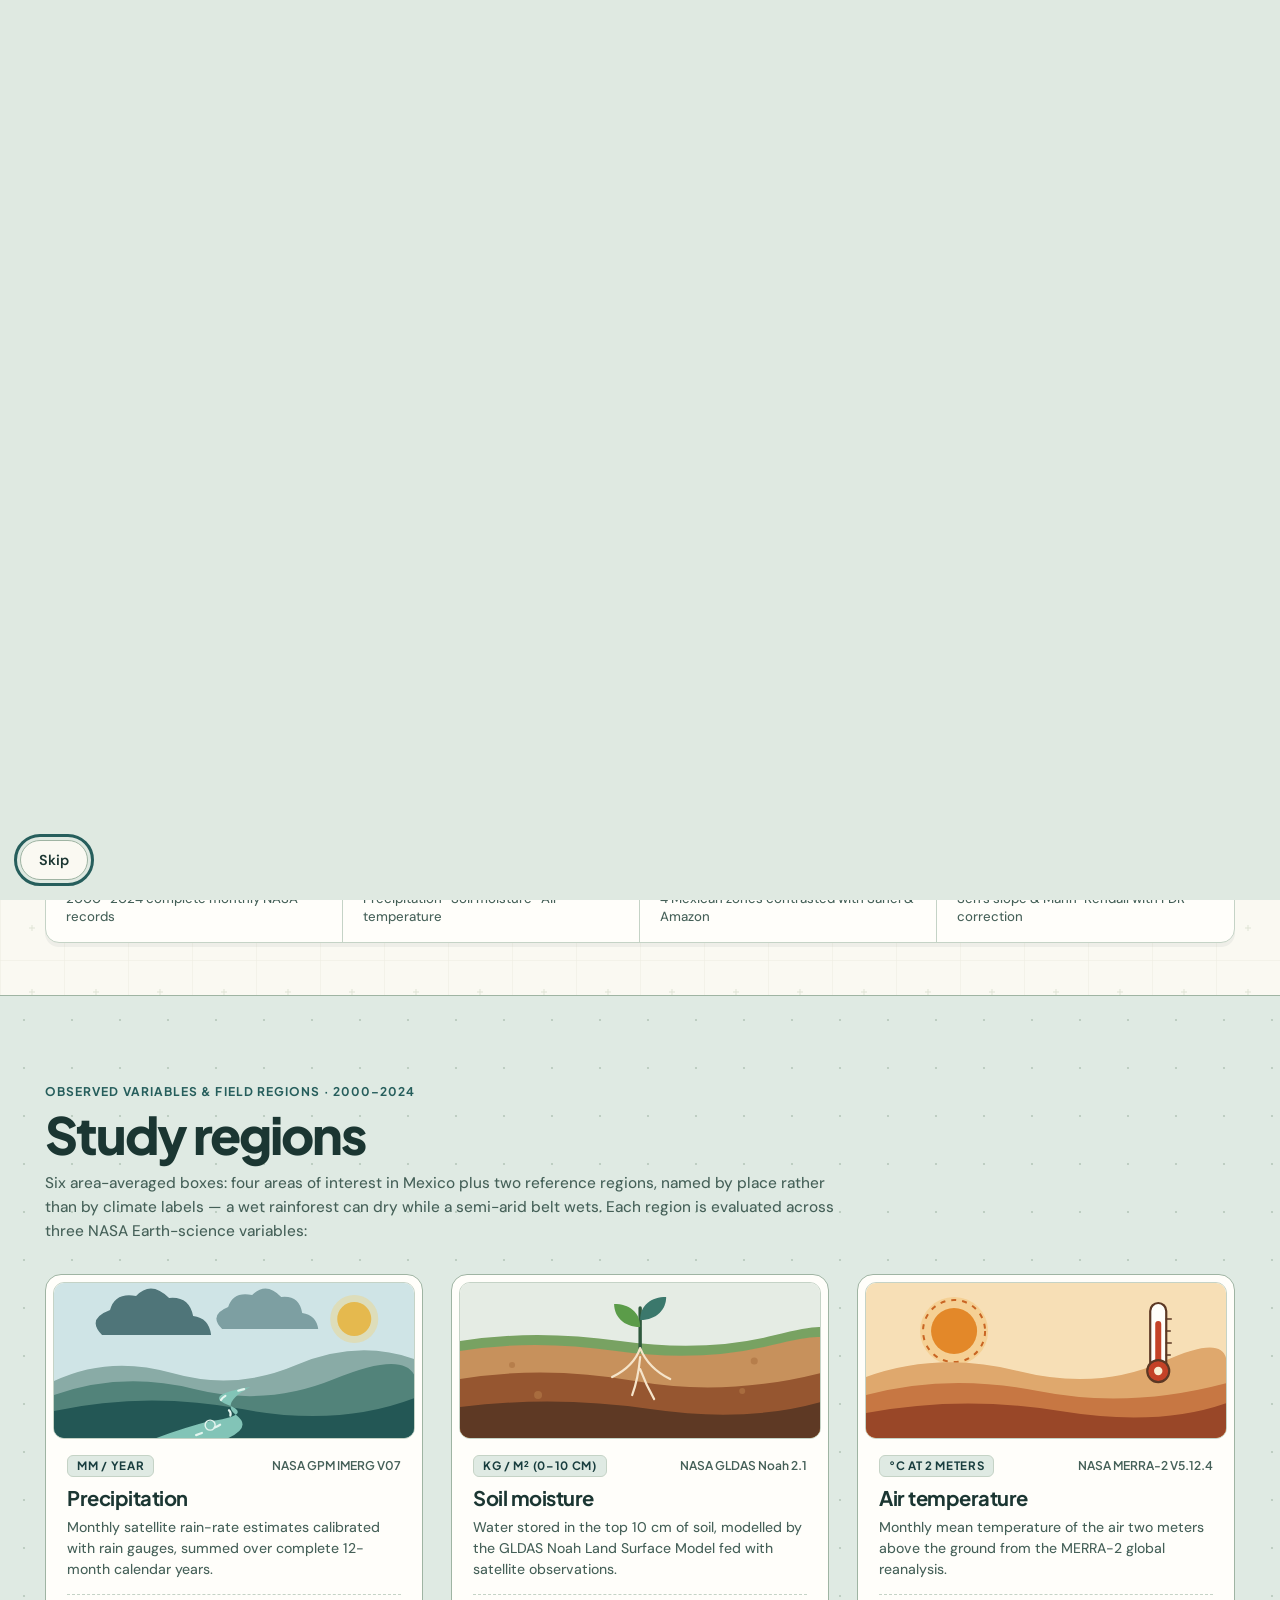
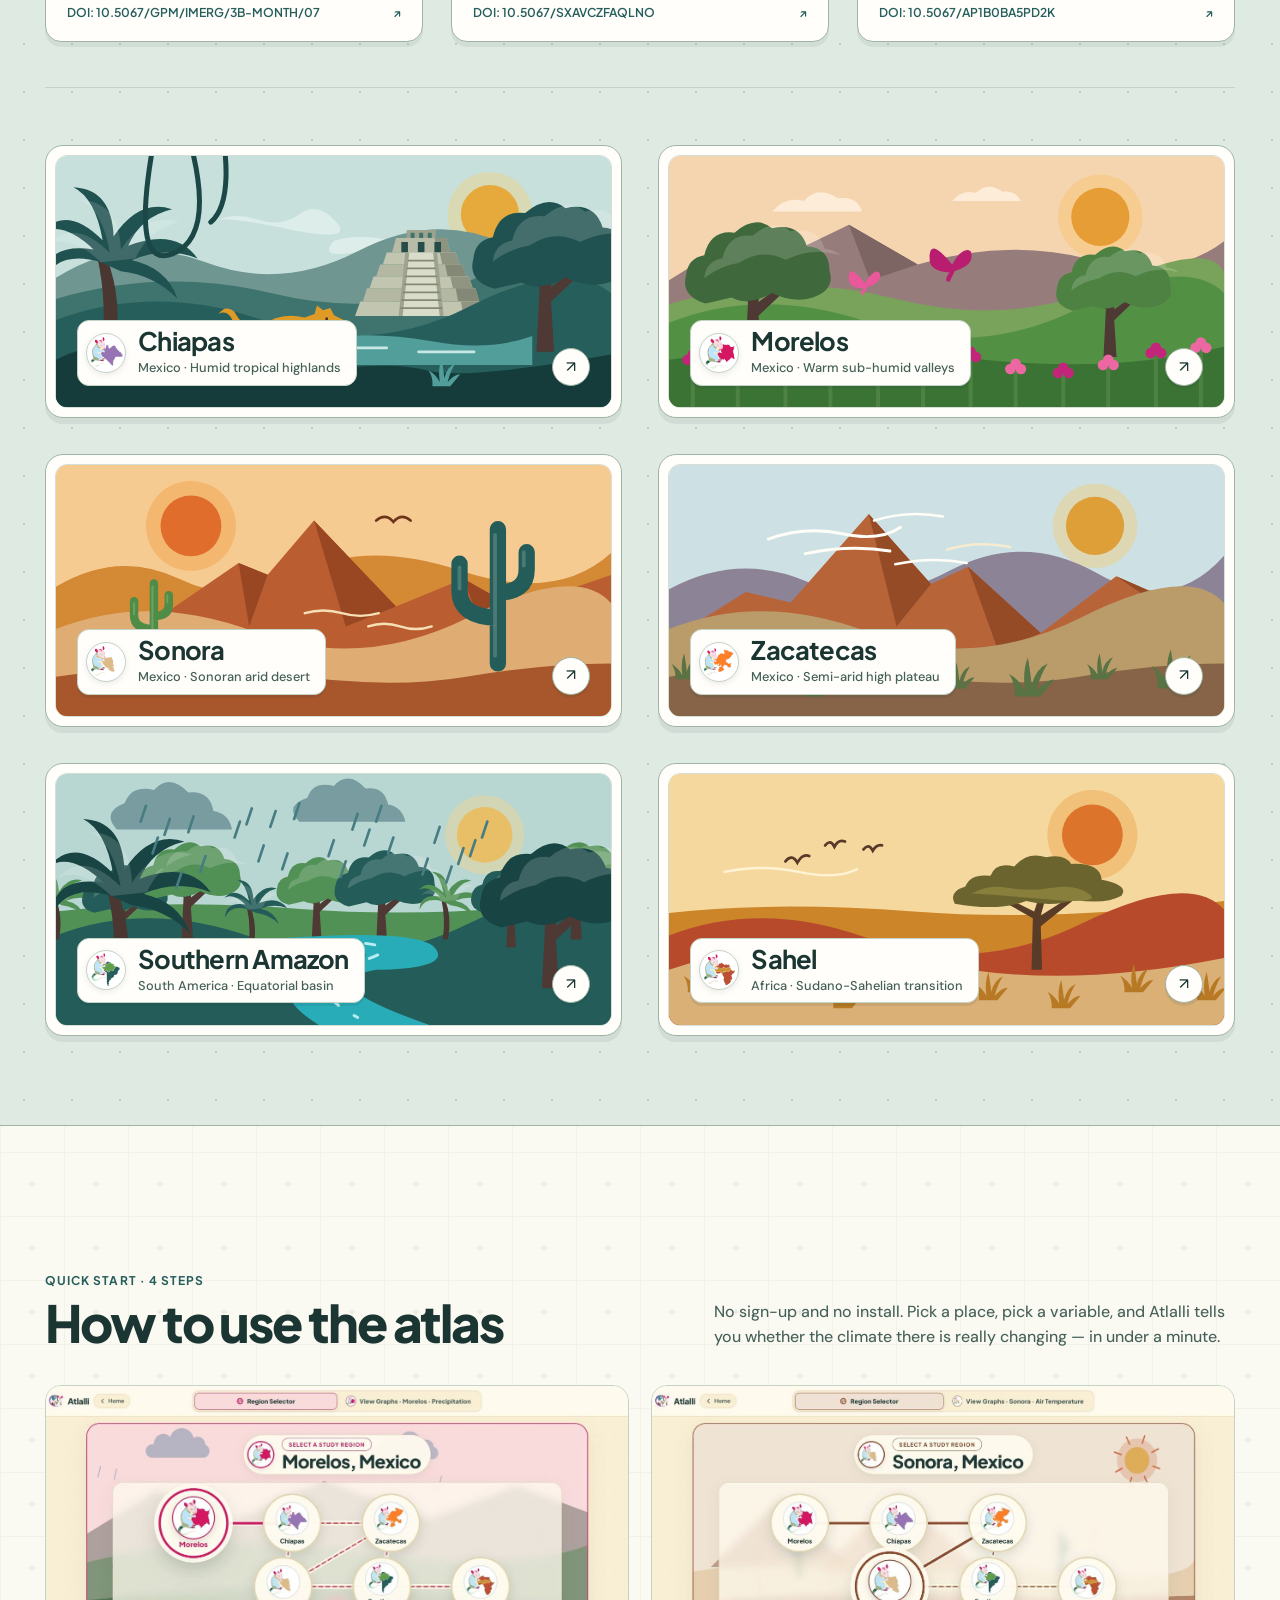
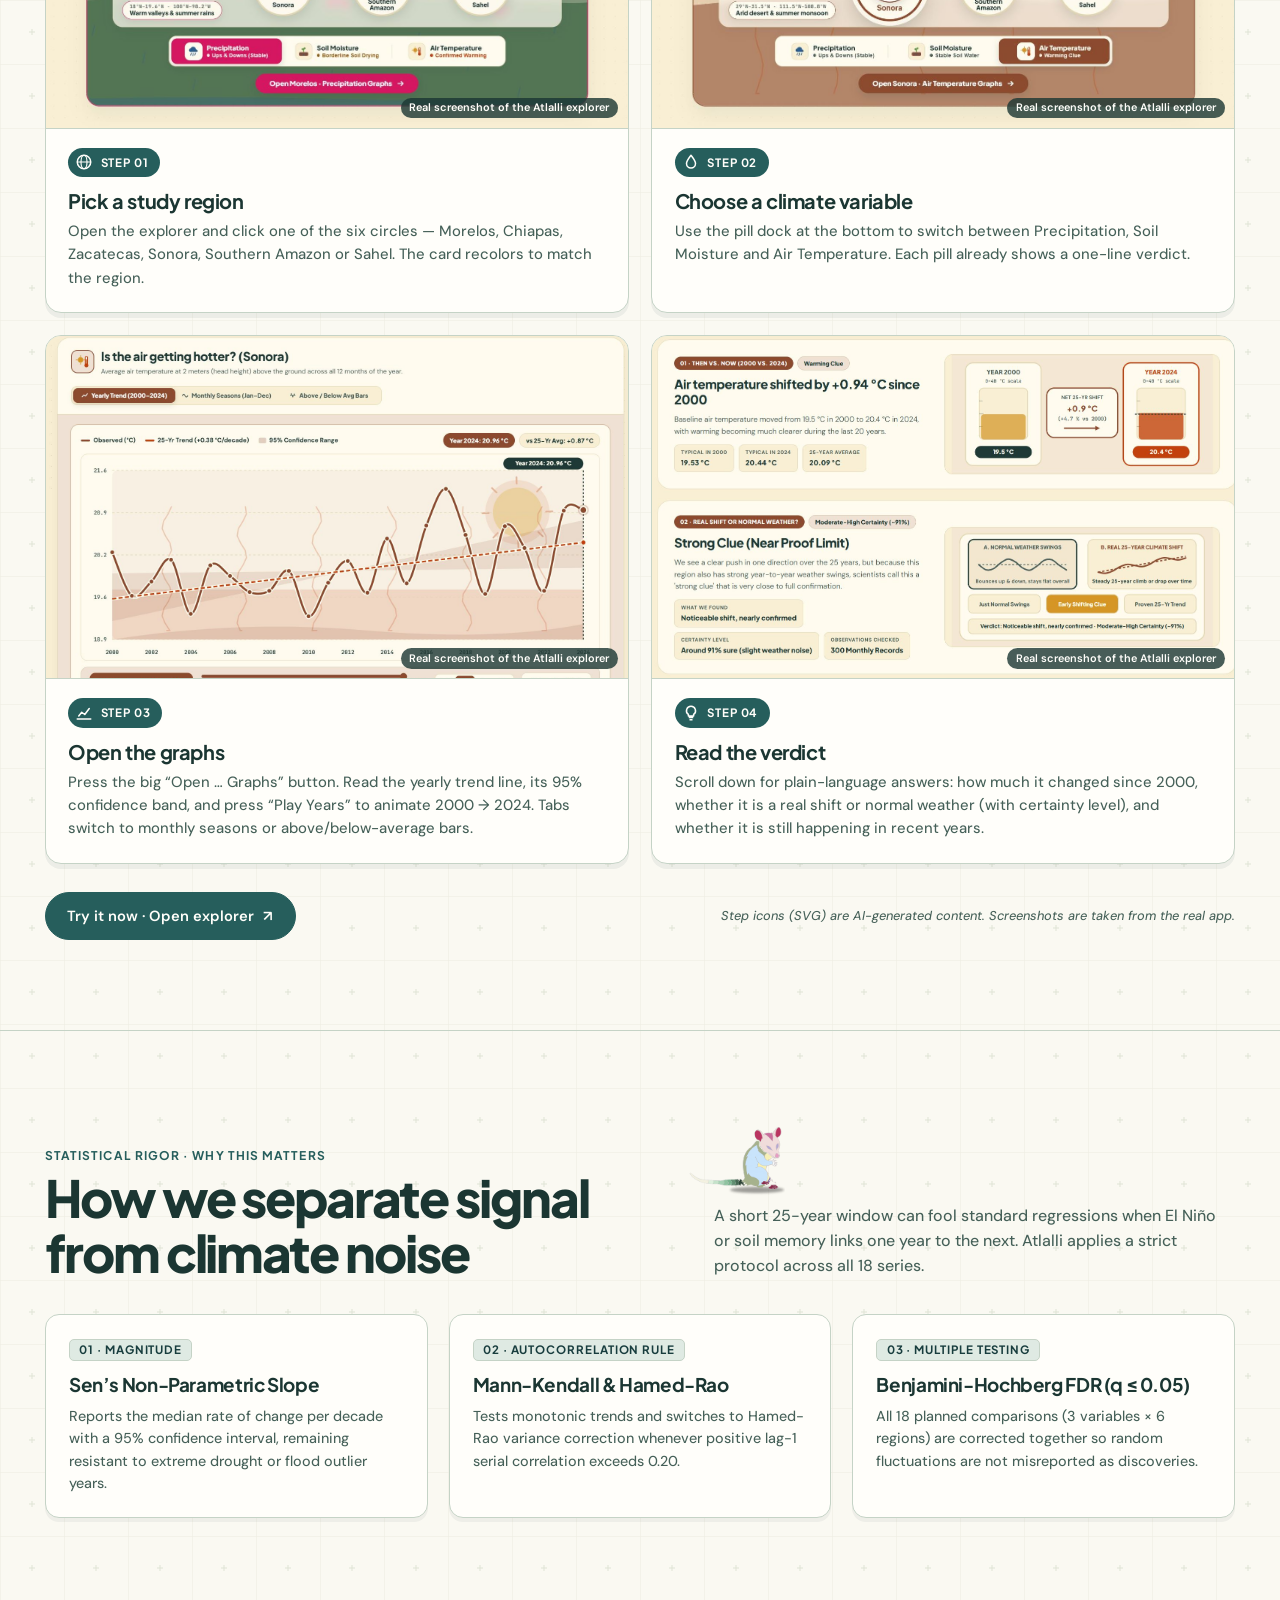
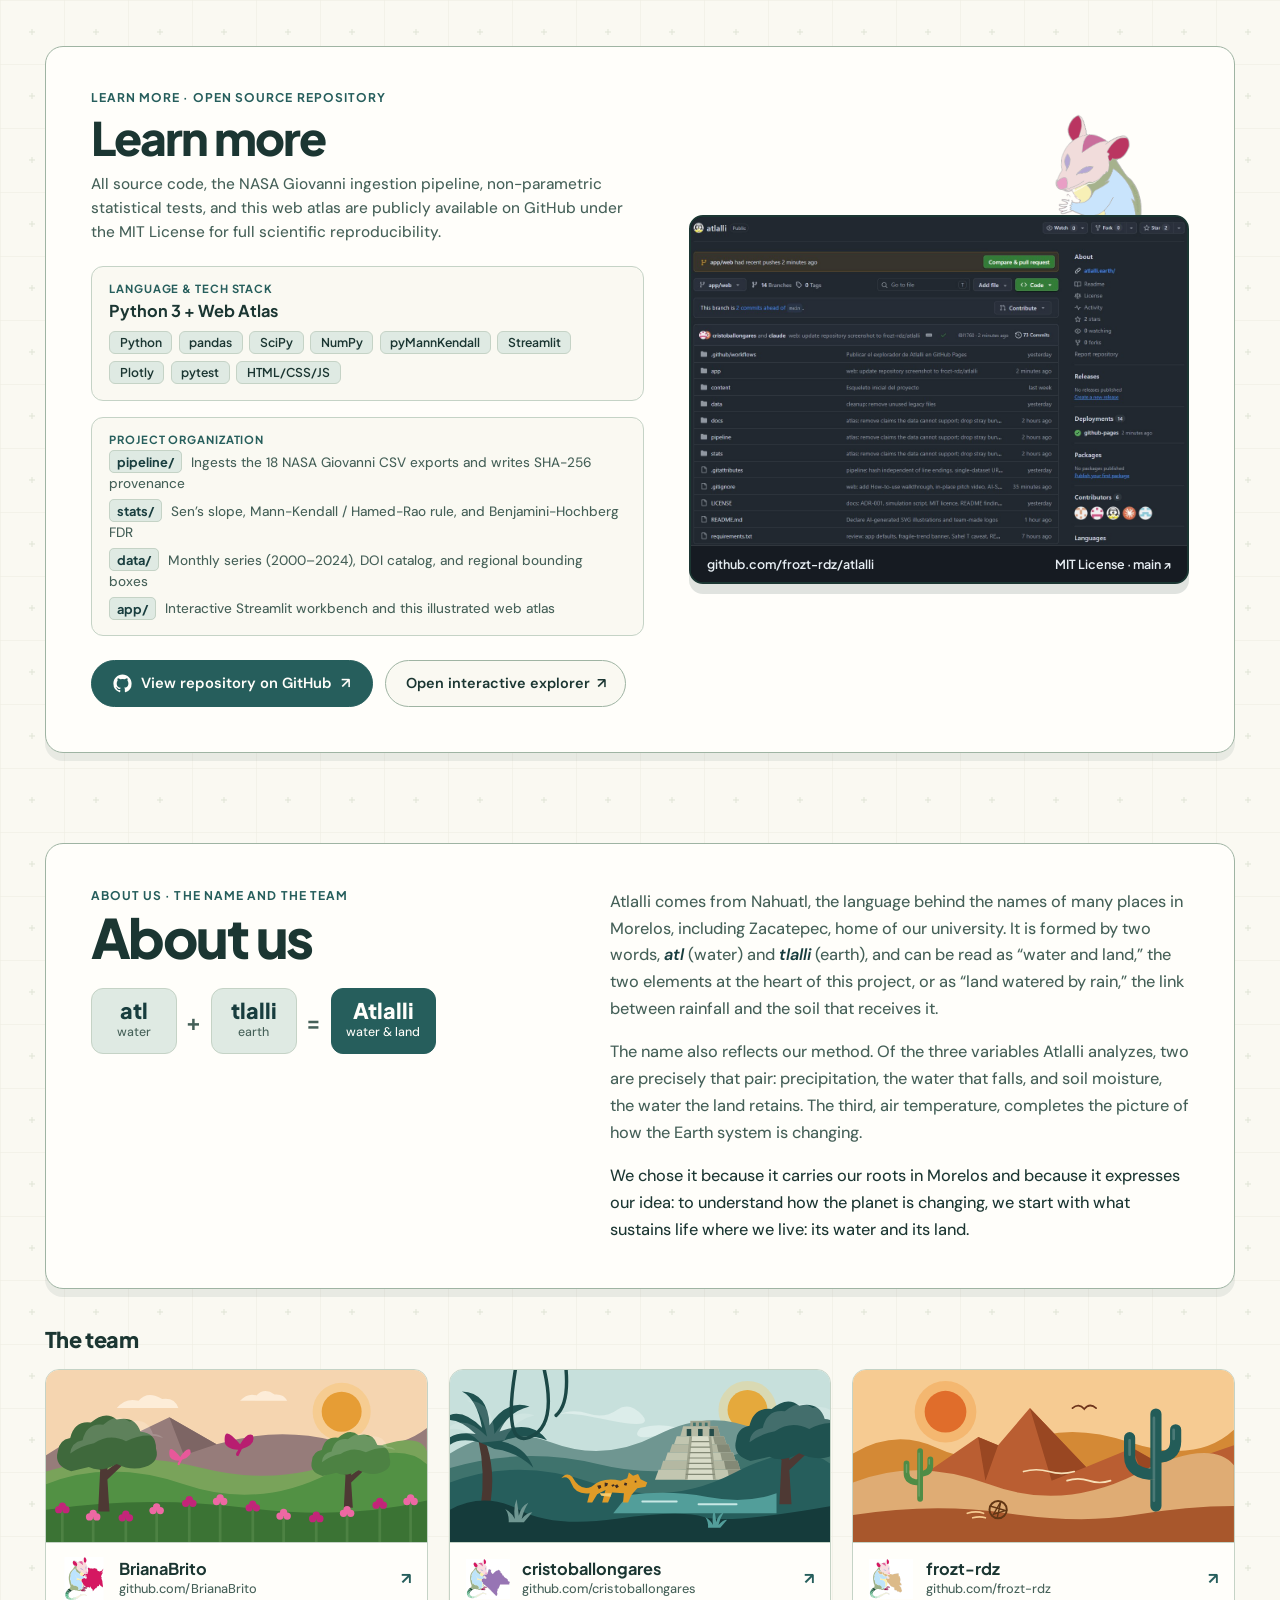
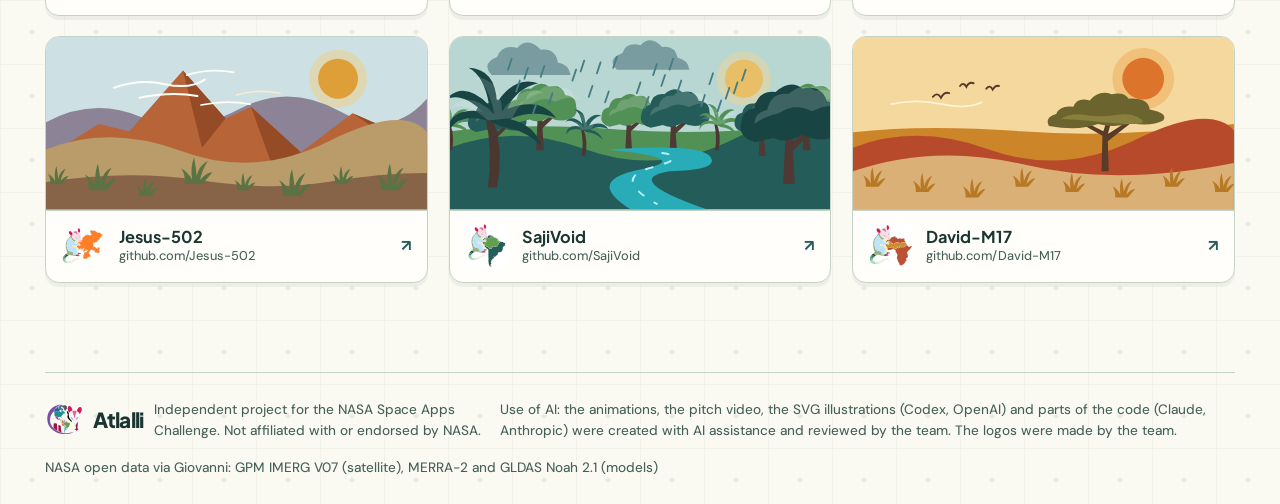
<file: app/web/index.html>
<!-- AI-use notice: this file includes AI-generated content and code, reviewed by the team. -->
<!doctype html>
<html lang="en">
  <head>
    <meta charset="utf-8">
    <meta name="viewport" content="width=device-width, initial-scale=1">
    <title>Atlalli · Climate Trend Atlas</title>
    <link rel="icon" href="Logo_Atlalli.svg" type="image/svg+xml">
    <link rel="preconnect" href="https://fonts.googleapis.com">
    <link rel="preconnect" href="https://fonts.gstatic.com" crossorigin>
    <link href="https://fonts.googleapis.com/css2?family=DM+Sans:ital,opsz,wght@0,9..40,400..700;1,9..40,400..600&family=Plus+Jakarta+Sans:wght@500;600;700;800&display=swap" rel="stylesheet">
    <link rel="stylesheet" href="atlas.css">
  </head>
  <body>
    <!-- Opening animation (atlalli-apertura.mp4, 6 s). Plays once per browser session; skippable. -->
    <div id="intro" role="dialog" aria-label="Atlalli opening animation" hidden>
      <video id="intro-video" muted playsinline preload="auto" aria-hidden="true">
        <source src="atlalli-apertura.mp4" type="video/mp4">
      </video>
      <button id="intro-skip" type="button">Skip</button>
    </div>
    <script>
      (function () {
        var seen = false;
        try { seen = sessionStorage.getItem("atlalli-intro") === "1"; } catch (e) {}
        var reduce = window.matchMedia && matchMedia("(prefers-reduced-motion: reduce)").matches;
        if (!seen && !reduce) {
          document.getElementById("intro").hidden = false;
          document.documentElement.classList.add("intro-on");
        }
      })();
    </script>

    <a class="skip" href="#regions">
      Skip to study regions
    </a>

    <!-- AI-generated SVG symbol definitions -->
    <svg class="symbols" aria-hidden="true" width="0" height="0">
      <defs>
        <g id="palm">
          <path fill="#4a3731" d="M-3 0q4-29-2-55h5q10 25 4 55z"/>
          <path fill="currentColor" d="M-3-52q-24-7-32 11 1-22 28-18-17-16-29-9 14-16 34 4-4-23-16-29 21 1 22 27 14-21 32-15-17 4-24 20 26-10 38 7-18-7-36 1 19 4 25 21-13-13-31-15z"/>
          <path fill="#ffffff" opacity=".14" d="M-3-52q-17-16-29-9 14-16 34 4-4-23-16-29 21 1 22 27 14-21 32-15-17 4-24 20z"/>
        </g>
        <g id="cactus">
          <path d="M0 0v-70m0 46q-20 0-20-14v-14M0-37q15 0 15-12v-9" fill="none" stroke="currentColor" stroke-width="8.5" stroke-linecap="round"/>
          <path d="M-1.5 -4v-63m-18.5 28v-11m33.5 -1v-7" fill="none" stroke="#ffffff" opacity=".18" stroke-width="2" stroke-linecap="round"/>
        </g>
        <g id="tree">
          <path d="m-4 0 2-40-15-14 3-3 14 11 3-22 4 1-2 27 17-13 3 3-20 19 2 31z" fill="#4e3934"/>
          <path d="M-30-39q-17-5-13-19 1-11 12-13 4-17 20-15 14-12 25-3 18-4 23 12 15 1 15 16 4 13-11 18-13 4-27-3-16 9-27 3z" fill="currentColor"/>
          <path d="M-31-56q1-11 12-13 4-17 20-15 14-12 25-3 18-4 23 12 6 0 10 4-18-6-36 3-16-8-31 2-12 2-23 10z" fill="#ffffff" opacity=".16"/>
        </g>
        <g id="grass">
          <path fill="currentColor" d="M-15 0q1-14-6-24 12 7 17 18-3-21 3-35 3 18 4 29 4-17 17-23-8 12-12 29 10-12 19-12L12 0z"/>
        </g>
        <g id="cat">
          <path fill="#e09b27" d="M0-12q-17 2-22-12-4-10-12-6 6-8 13-2 10 18 23 12 14-12 35-7l8-3 2-7 5 4 6-2 3 6 8 4-2 5-10 2-7 8-4 9h-6l1-11-14-1-5 12h-7l4-15-10 5-6 10h-6z"/>
          <path fill="#f4c96b" d="M12-12h14l-1 4-11-1z"/>
          <path fill="#3d2b24" d="m9-21 4-1 1 3-3 2zm9-4 4 1-1 3-3 1zm12 4 3-2 2 3-3 2zm12-4 3 1-1 3-3-1zm12-2h2v2h-2zm-28 5 3-1 1 2-3 1z"/>
        </g>
      </defs>
    </svg>

    <!-- AI-generated sticky auto-hiding header with official Logo_Atlalli.svg -->
    <header>
      <div class="bar">
        <a class="brand" href="index.html">
          <img class="brand-logo" src="Logo_Atlalli.svg" width="38" height="38" alt="Atlalli logo">
          <span>Atlalli</span>
        </a>
        <nav aria-label="Main">
          <a href="#pitch">
            Pitch video
          </a>
          <a href="#regions">
            Study regions
          </a>
          <a href="#howto">
            How to use
          </a>
          <a href="#methods">
            Methodology
          </a>
          <a href="#repo">
            Learn more
          </a>
          <a href="#about">
            About us
          </a>
          <a class="explore" href="explorar/index.html?region=morelos&amp;var=precipitation_rate&amp;page=selector">
            Open explorer
            <span aria-hidden="true">↗</span>
          </a>
        </nav>
      </div>
    </header>

    <main>
      <!-- AI-generated full-width hero & pitch video section -->
      <section id="pitch" aria-labelledby="pitch-title">
        <div class="stage">
          <div class="screen" data-pitch-src="pitch.mp4" data-captions-src="">
            <svg class="weather-art" aria-hidden="true" viewBox="0 0 1000 530" preserveAspectRatio="xMidYMid slice">
              <defs>
                <clipPath id="river-channel">
                  <path d="M651 356q-148 17-71 31t7 39q-38 12-170 28t-163 76h131q37-27 130-42 163-29 168-62t-72-37q-69-11 40-33Z"/>
                </clipPath>
                <clipPath id="rain-zone">
                  <rect x="520" y="95" width="360" height="245"/>
                </clipPath>
              </defs>

              <rect class="sky" width="1000" height="530" fill="#466362"/>
              <circle class="sun-halo" cx="754" cy="127" r="76" fill="#e8c368" opacity=".2"/>
              <circle class="sun" cx="754" cy="127" r="58"/>

              <g class="high-cloud" fill="#cad8cb" opacity=".42">
                <path d="M312 66q7-13 20-12 10-17 29-10 16-6 25 8 17 1 22 12z"/>
                <path d="M840 43q10-9 20-8 14-11 24-2 14 0 20 9z"/>
              </g>

              <g class="sunbeams" stroke="#f5d47e" stroke-width="3" fill="none" stroke-linecap="round">
                <path d="M754 45V33m57 35 9-10m12 69h14m-31 54 8 8m-126-9-8 8m-13-61h-12m32-57-8-9"/>
              </g>

              <g class="storm-bank">
                <g class="shower" clip-path="url(#rain-zone)" stroke="#bde0e3" stroke-width="1.9" stroke-linecap="round">
                  <path class="drops drops-a" d="M574 118l-4 14 M611 142l-4 14 M648 168l-4 14 M680 134l-4 14 M590 175l-4 14 M627 128l-4 14 M664 162l-4 14 M734 114l-4 14 M774 139l-4 14 M814 164l-4 14 M756 172l-4 14 M796 130l-4 14 M832 148l-4 14"/>
                  <path class="drops drops-b" d="M585 132l-4 14 M622 158l-4 14 M659 124l-4 14 M598 166l-4 14 M638 148l-4 14 M672 174l-4 14 M745 128l-4 14 M785 154l-4 14 M825 136l-4 14 M767 168l-4 14 M807 122l-4 14 M836 162l-4 14"/>
                  <path class="drops drops-c" d="M577 148l-4 14 M614 122l-4 14 M651 152l-4 14 M603 182l-4 14 M643 136l-4 14 M669 156l-4 14 M738 146l-4 14 M778 124l-4 14 M818 150l-4 14 M760 180l-4 14 M800 142l-4 14 M829 170l-4 14"/>
                  <path class="drops drops-d" d="M593 116l-4 14 M630 164l-4 14 M661 140l-4 14 M580 160l-4 14 M619 176l-4 14 M656 118l-4 14 M749 134l-4 14 M789 166l-4 14 M821 120l-4 14 M742 162l-4 14 M771 148l-4 14 M811 176l-4 14"/>
                </g>
                <g class="clouds" fill="#b9cfd0">
                  <path d="M565 120q-20-22 8-33 5-24 31-19 18-23 41-3 25-2 31 22 21 2 24 18z"/>
                  <path d="M720 108q-16-25 12-35 10-23 34-15 19-21 40 2 25-1 27 23 24-1 28 19z"/>
                </g>
              </g>

              <!-- Multi-toned mountain ranges with flat facet shadows -->
              <path class="ridge-far" d="M0 320q96-62 156-35t132 5l167-96 90 54 88-93 137 76 93-45 137 49v295H0Z" fill="#7c7d96"/>
              <path d="m455 194 90 54-42 40-48-94zm178-39 137 76-68 25-69-101zm230 31 137 49v40l-137-89z" fill="#686982"/>
              <path class="ridge-mid" d="m0 379 172-84 104 28 102-46 121 33 108-58 94 12 117-59 182 76v249H0Z" fill="#88a183"/>
              <path d="m172 295 104 28-46 32-58-60zm206-18 121 33-52 28-69-61zm229-25 94 12-40 36-54-48zm211-47 182 76v35l-182-111z" fill="#718b6d"/>
              <path class="ridge-near" d="M0 364q114-61 237-27t186 31q119-10 220-63t218-24l139 22v227H0Z" fill="#467e72"/>
              <path class="valley" d="M0 419q140-76 292-39t261-6q159-39 245-31t202-37v224H0Z" fill="#255452"/>
              <path d="M651 356q-148 17-71 31t7 39q-38 12-170 28t-163 76h131q37-27 130-42 163-29 168-62t-72-37q-69-11 40-33Z" fill="#92c7b8"/>

              <g clip-path="url(#river-channel)" fill="none" stroke-linecap="round">
                <g class="river-flow" stroke="#dff2d8" stroke-width="2.2">
                  <path d="M649 356Q530 380 601 390T579 433Q559 446 455 466T295 535"/>
                  <path d="M655 356Q545 380 615 393T594 440Q560 457 472 473T318 537"/>
                </g>
                <path class="river-undertow" stroke="#55948f" stroke-width="3" d="M652 357Q537 380 608 391T587 435Q547 448 453 470T308 535"/>
              </g>

              <g class="forest" fill="#163a3b">
                <g transform="translate(0 407) scale(0.35)"><path class="pine" d="m0 0 0-22-22 0 12-16h-10l12-14h-9l17-26 18 26h-8l13 14h-10l12 16H4V0z"/></g>
                <g transform="translate(73 375.35) scale(0.49)"><path class="pine" d="m0 0 0-22-22 0 12-16h-10l12-14h-9l17-26 18 26h-8l13 14h-10l12 16H4V0z"/></g>
                <g transform="translate(146 389.05) scale(0.63)"><path class="pine" d="m0 0 0-22-22 0 12-16h-10l12-14h-9l17-26 18 26h-8l13 14h-10l12 16H4V0z"/></g>
                <g transform="translate(219 428.46) scale(0.77)"><path class="pine" d="m0 0 0-22-22 0 12-16h-10l12-14h-9l17-26 18 26h-8l13 14h-10l12 16H4V0z"/></g>
                <g transform="translate(292 437.13) scale(0.35)"><path class="pine" d="m0 0 0-22-22 0 12-16h-10l12-14h-9l17-26 18 26h-8l13 14h-10l12 16H4V0z"/></g>
                <g transform="translate(365 402.63) scale(0.49)"><path class="pine" d="m0 0 0-22-22 0 12-16h-10l12-14h-9l17-26 18 26h-8l13 14h-10l12 16H4V0z"/></g>
                <g transform="translate(438 374.39) scale(0.63)"><path class="pine" d="m0 0 0-22-22 0 12-16h-10l12-14h-9l17-26 18 26h-8l13 14h-10l12 16H4V0z"/></g>
                <g transform="translate(511 392.87) scale(0.77)"><path class="pine" d="m0 0 0-22-22 0 12-16h-10l12-14h-9l17-26 18 26h-8l13 14h-10l12 16H4V0z"/></g>
                <g transform="translate(584 431.59) scale(0.35)"><path class="pine" d="m0 0 0-22-22 0 12-16h-10l12-14h-9l17-26 18 26h-8l13 14h-10l12 16H4V0z"/></g>
                <g transform="translate(657 435.08) scale(0.49)"><path class="pine" d="m0 0 0-22-22 0 12-16h-10l12-14h-9l17-26 18 26h-8l13 14h-10l12 16H4V0z"/></g>
                <g transform="translate(730 398.34) scale(0.63)"><path class="pine" d="m0 0 0-22-22 0 12-16h-10l12-14h-9l17-26 18 26h-8l13 14h-10l12 16H4V0z"/></g>
                <g transform="translate(803 374.01) scale(0.77)"><path class="pine" d="m0 0 0-22-22 0 12-16h-10l12-14h-9l17-26 18 26h-8l13 14h-10l12 16H4V0z"/></g>
                <g transform="translate(876 396.94) scale(0.35)"><path class="pine" d="m0 0 0-22-22 0 12-16h-10l12-14h-9l17-26 18 26h-8l13 14h-10l12 16H4V0z"/></g>
                <g transform="translate(949 434.29) scale(0.49)"><path class="pine" d="m0 0 0-22-22 0 12-16h-10l12-14h-9l17-26 18 26h-8l13 14h-10l12 16H4V0z"/></g>
                <g transform="translate(9 432.54) scale(0.63)"><path class="pine" d="m0 0 0-22-22 0 12-16h-10l12-14h-9l17-26 18 26h-8l13 14h-10l12 16H4V0z"/></g>
                <g transform="translate(82 394.20) scale(0.77)"><path class="pine" d="m0 0 0-22-22 0 12-16h-10l12-14h-9l17-26 18 26h-8l13 14h-10l12 16H4V0z"/></g>
                <g transform="translate(155 374.20) scale(0.35)"><path class="pine" d="m0 0 0-22-22 0 12-16h-10l12-14h-9l17-26 18 26h-8l13 14h-10l12 16H4V0z"/></g>
                <g transform="translate(228 401.19) scale(0.49)"><path class="pine" d="m0 0 0-22-22 0 12-16h-10l12-14h-9l17-26 18 26h-8l13 14h-10l12 16H4V0z"/></g>
                <g transform="translate(301 436.50) scale(0.63)"><path class="pine" d="m0 0 0-22-22 0 12-16h-10l12-14h-9l17-26 18 26h-8l13 14h-10l12 16H4V0z"/></g>
                <g transform="translate(374 429.55) scale(0.77)"><path class="pine" d="m0 0 0-22-22 0 12-16h-10l12-14h-9l17-26 18 26h-8l13 14h-10l12 16H4V0z"/></g>
                <g transform="translate(447 390.29) scale(0.35)"><path class="pine" d="m0 0 0-22-22 0 12-16h-10l12-14h-9l17-26 18 26h-8l13 14h-10l12 16H4V0z"/></g>
                <g transform="translate(520 374.97) scale(0.49)"><path class="pine" d="m0 0 0-22-22 0 12-16h-10l12-14h-9l17-26 18 26h-8l13 14h-10l12 16H4V0z"/></g>
                <g transform="translate(593 405.54) scale(0.63)"><path class="pine" d="m0 0 0-22-22 0 12-16h-10l12-14h-9l17-26 18 26h-8l13 14h-10l12 16H4V0z"/></g>
                <g transform="translate(666 438.20) scale(0.77)"><path class="pine" d="m0 0 0-22-22 0 12-16h-10l12-14h-9l17-26 18 26h-8l13 14h-10l12 16H4V0z"/></g>
                <g transform="translate(739 426.16) scale(0.35)"><path class="pine" d="m0 0 0-22-22 0 12-16h-10l12-14h-9l17-26 18 26h-8l13 14h-10l12 16H4V0z"/></g>
                <g transform="translate(812 386.67) scale(0.49)"><path class="pine" d="m0 0 0-22-22 0 12-16h-10l12-14h-9l17-26 18 26h-8l13 14h-10l12 16H4V0z"/></g>
                <g transform="translate(885 376.31) scale(0.63)"><path class="pine" d="m0 0 0-22-22 0 12-16h-10l12-14h-9l17-26 18 26h-8l13 14h-10l12 16H4V0z"/></g>
                <g transform="translate(958 409.92) scale(0.77)"><path class="pine" d="m0 0 0-22-22 0 12-16h-10l12-14h-9l17-26 18 26h-8l13 14h-10l12 16H4V0z"/></g>
                <g transform="translate(18 439.35) scale(0.35)"><path class="pine" d="m0 0 0-22-22 0 12-16h-10l12-14h-9l17-26 18 26h-8l13 14h-10l12 16H4V0z"/></g>
                <g transform="translate(91 422.44) scale(0.49)"><path class="pine" d="m0 0 0-22-22 0 12-16h-10l12-14h-9l17-26 18 26h-8l13 14h-10l12 16H4V0z"/></g>
                <g transform="translate(164 383.41) scale(0.63)"><path class="pine" d="m0 0 0-22-22 0 12-16h-10l12-14h-9l17-26 18 26h-8l13 14h-10l12 16H4V0z"/></g>
                <g transform="translate(237 378.18) scale(0.77)"><path class="pine" d="m0 0 0-22-22 0 12-16h-10l12-14h-9l17-26 18 26h-8l13 14h-10l12 16H4V0z"/></g>
                <g transform="translate(310 414.24) scale(0.35)"><path class="pine" d="m0 0 0-22-22 0 12-16h-10l12-14h-9l17-26 18 26h-8l13 14h-10l12 16H4V0z"/></g>
                <g transform="translate(383 439.93) scale(0.49)"><path class="pine" d="m0 0 0-22-22 0 12-16h-10l12-14h-9l17-26 18 26h-8l13 14h-10l12 16H4V0z"/></g>
                <g transform="translate(456 418.44) scale(0.63)"><path class="pine" d="m0 0 0-22-22 0 12-16h-10l12-14h-9l17-26 18 26h-8l13 14h-10l12 16H4V0z"/></g>
                <g transform="translate(529 380.56) scale(0.77)"><path class="pine" d="m0 0 0-22-22 0 12-16h-10l12-14h-9l17-26 18 26h-8l13 14h-10l12 16H4V0z"/></g>
                <g transform="translate(602 380.56) scale(0.35)"><path class="pine" d="m0 0 0-22-22 0 12-16h-10l12-14h-9l17-26 18 26h-8l13 14h-10l12 16H4V0z"/></g>
                <g transform="translate(675 418.44) scale(0.49)"><path class="pine" d="m0 0 0-22-22 0 12-16h-10l12-14h-9l17-26 18 26h-8l13 14h-10l12 16H4V0z"/></g>
                <g transform="translate(748 439.93) scale(0.63)"><path class="pine" d="m0 0 0-22-22 0 12-16h-10l12-14h-9l17-26 18 26h-8l13 14h-10l12 16H4V0z"/></g>
                <g transform="translate(821 414.24) scale(0.77)"><path class="pine" d="m0 0 0-22-22 0 12-16h-10l12-14h-9l17-26 18 26h-8l13 14h-10l12 16H4V0z"/></g>
                <g transform="translate(894 378.18) scale(0.35)"><path class="pine" d="m0 0 0-22-22 0 12-16h-10l12-14h-9l17-26 18 26h-8l13 14h-10l12 16H4V0z"/></g>
                <g transform="translate(967 383.41) scale(0.49)"><path class="pine" d="m0 0 0-22-22 0 12-16h-10l12-14h-9l17-26 18 26h-8l13 14h-10l12 16H4V0z"/></g>
                <g transform="translate(27 422.43) scale(0.63)"><path class="pine" d="m0 0 0-22-22 0 12-16h-10l12-14h-9l17-26 18 26h-8l13 14h-10l12 16H4V0z"/></g>
                <g transform="translate(100 439.35) scale(0.77)"><path class="pine" d="m0 0 0-22-22 0 12-16h-10l12-14h-9l17-26 18 26h-8l13 14h-10l12 16H4V0z"/></g>
              </g>

              <path d="M0 455q107-43 224-18t198 24q-98 16-158 69H0zm567 75q92-41 134-62 134-42 299-53v115z" fill="#163a3b"/>
            </svg>

            <div class="hero-content">
              <div class="poster-copy">
                <p class="eyebrow">
                  NASA SPACE APPS · EARTH SYSTEM TREND DETECTIVE
                </p>
                <h1 id="pitch-title">
                  Atlalli
                </h1>
                <p class="pitch-deck">
                  Is the Earth changing where you live? 25 years (2000–2024) of monthly NASA satellite &amp; land-model observations across six regions.
                </p>
                <div class="poster-actions">
                  <a class="scroll-cue" href="#regions">
                    Explore study regions
                    <span aria-hidden="true">↓</span>
                  </a>
                </div>
              </div>

              <!-- AI-generated pitch video slot with official Atlalli logo above play button -->
              <div class="peek-wrap">
                <img class="peek peek-hero" src="tlacuache-asomandose-web.svg" alt="" aria-hidden="true" width="140" height="135" decoding="async">
              <div class="pitch-video-slot" id="pitch-video-slot">
                <div class="video-placeholder">
                  <div class="video-logo-badge">
                    <img class="video-slot-logo" src="Logo_Atlalli.svg" width="96" height="96" alt="Atlalli official logo">
                  </div>
                  <button type="button" class="video-play-pill" aria-label="Play the Pitch &amp; Explanatory Video">
                    <span class="play-icon-circle" aria-hidden="true">
                      <svg viewBox="0 0 24 24" width="16" height="16">
                        <path d="M8 6l10 6-10 6V6z" fill="currentColor"/>
                      </svg>
                    </span>
                    <span>Pitch &amp; Explanatory Video</span>
                  </button>
                </div>
              </div>
              </div>
            </div>

            <button class="weather-toggle" type="button">
              Pause motion
            </button>
          </div>

          <div class="telemetry-strip" aria-label="Study overview">
            <div class="stat-cell">
              <span class="stat-num">25 years</span>
              <span class="stat-label">2000–2024 complete monthly NASA records</span>
            </div>
            <div class="stat-cell">
              <span class="stat-num">3 variables</span>
              <span class="stat-label">Precipitation · Soil moisture · Air temperature</span>
            </div>
            <div class="stat-cell">
              <span class="stat-num">6 regions</span>
              <span class="stat-label">4 Mexican zones contrasted with Sahel &amp; Amazon</span>
            </div>
            <div class="stat-cell">
              <span class="stat-num">18 tests</span>
              <span class="stat-label">Sen’s slope &amp; Mann-Kendall with FDR correction</span>
            </div>
          </div>
        </div>
      </section>

      <!-- AI-generated Study Regions & Animated NASA Variable Showcase -->
      <section id="regions" aria-labelledby="regions-title">
        <div class="regions-shell">
          <div class="heading">
            <div class="heading-top">
              <div class="heading-copy">
                <p class="section-kicker">
                  OBSERVED VARIABLES &amp; FIELD REGIONS · 2000–2024
                </p>
                <h2 id="regions-title">
                  Study regions
                </h2>
                <p class="heading-lead">
                  Six area-averaged boxes: four areas of interest in Mexico plus two reference regions, named by place rather than by climate labels — a wet rainforest can dry while a semi-arid belt wets. Each region is evaluated across three NASA Earth-science variables:
                </p>
              </div>
            </div>

            <!-- AI-generated 3 Rich Animated Variable Cards with Organic Curves & DOIs -->
            <div class="variable-showcase" aria-label="NASA variables analysed">
              <!-- Variable 1: Precipitation -->
              <article class="var-panel">
                <div class="var-scene">
                  <svg viewBox="0 0 360 155" aria-hidden="true">
                    <rect width="360" height="155" fill="#cfe4e6"/>
                    <circle cx="300" cy="36" r="24" fill="#eed284" opacity="0.45"/>
                    <circle cx="300" cy="36" r="17" fill="#e5b94e"/>
                    <path d="M0 98Q55 72 118 90T242 82T360 76v79H0Z" fill="#89aba6"/>
                    <g class="var-cloud-back" fill="#7d9fa2">
                      <path d="M168 46q-14-14 6-22 5-16 24-12 14-14 29 2 18-2 21 16 14 2 16 16z"/>
                    </g>
                    <g class="var-cloud-front" fill="#4f7579">
                      <path d="M48 52q-16-16 8-25 5-18 26-14 15-16 33 2 20-2 24 18 16 2 18 19z"/>
                    </g>
                    <g stroke="#1f9da8" stroke-width="2" stroke-linecap="round">
                      <path class="var-rain-a" d="M68 60l-6 15 M92 64l-6 15 M116 60l-6 15 M140 66l-6 15 M186 54l-6 15 M212 60l-6 15 M236 54l-6 15"/>
                      <path class="var-rain-b" d="M80 72l-6 15 M104 76l-6 15 M128 72l-6 15 M174 66l-6 15 M200 72l-6 15 M224 66l-6 15"/>
                    </g>
                    <path d="M0 112Q68 88 140 106T280 96T360 92v63H0Z" fill="#52837a"/>
                    <path d="M0 128Q92 108 188 126T360 115v40H0Z" fill="#235755"/>
                    <path d="M196 104q-48 8-22 18t-18 16q-24 6-54 17h72q24-11 8-23t14-28Z" fill="#82c4b7"/>
                    <path class="var-river-line" d="M190 106q-35 9-18 19t-30 27" fill="none" stroke="#e4f5ef" stroke-width="2.2" stroke-linecap="round" stroke-dasharray="6 14"/>
                    <circle class="var-ripple" cx="156" cy="142" r="5" fill="none" stroke="#e4f5ef" stroke-width="1.4"/>
                  </svg>
                </div>
                <div class="var-body">
                  <div class="var-meta">
                    <span class="var-unit">mm / year</span>
                    <span class="var-mission">NASA GPM IMERG V07</span>
                  </div>
                  <h3>Precipitation</h3>
                  <p>Monthly satellite rain-rate estimates calibrated with rain gauges, summed over complete 12-month calendar years.</p>
                  <a class="var-doi" href="https://doi.org/10.5067/GPM/IMERG/3B-MONTH/07" target="_blank" rel="noopener noreferrer">
                    <span>DOI: 10.5067/GPM/IMERG/3B-MONTH/07</span>
                    <span aria-hidden="true">↗</span>
                  </a>
                </div>
              </article>

              <!-- Variable 2: Soil Moisture -->
              <article class="var-panel">
                <div class="var-scene">
                  <svg viewBox="0 0 360 155" aria-hidden="true">
                    <rect width="360" height="155" fill="#e5ece4"/>
                    <path d="M0 58Q75 46 160 58T315 52T360 56v99H0Z" fill="#78a262"/>
                    <path d="M0 68Q72 56 156 68T312 62T360 66v89H0Z" fill="#c7915c"/>
                    <path d="M0 96Q85 82 175 98T360 90v65H0Z" fill="#965630"/>
                    <path d="M0 124Q95 112 190 126T360 119v36H0Z" fill="#5e3924"/>
                    <g fill="#b07645" opacity=".7">
                      <circle cx="52" cy="82" r="3"/><circle cx="294" cy="78" r="3.5"/><circle cx="78" cy="112" r="4"/><circle cx="282" cy="108" r="3"/>
                    </g>
                    <g class="var-sprout">
                      <path d="M180 65V25" stroke="#2f593d" stroke-width="3.4" stroke-linecap="round"/>
                      <path d="M180 44c-17 0-26-11-26-23 15 0 26 8 26 23Z" fill="#5b9c49"/>
                      <path d="M180 37c17 0 26-11 26-23-15 0-26 8-26 23Z" fill="#3b786c"/>
                    </g>
                    <path d="M180 65q-6 18-28 29m28-29q8 20 30 31m-30-22q-2 22-8 38m8-26q6 16 14 30" fill="none" stroke="#f5e4ca" stroke-width="2.2" stroke-linecap="round"/>
                    <g class="var-seep-a" fill="#23aeb9">
                      <circle cx="96" cy="78" r="4"/>
                      <circle cx="136" cy="90" r="3.6"/>
                      <circle cx="226" cy="80" r="4"/>
                      <circle cx="268" cy="88" r="3.6"/>
                    </g>
                    <g class="var-seep-b" fill="#68c6cf">
                      <circle cx="114" cy="104" r="3.4"/>
                      <circle cx="162" cy="110" r="3.2"/>
                      <circle cx="204" cy="108" r="3.4"/>
                      <circle cx="248" cy="102" r="3.2"/>
                    </g>
                  </svg>
                </div>
                <div class="var-body">
                  <div class="var-meta">
                    <span class="var-unit">kg / m² (0–10 cm)</span>
                    <span class="var-mission">NASA GLDAS Noah 2.1</span>
                  </div>
                  <h3>Soil moisture</h3>
                  <p>Water stored in the top 10 cm of soil, modelled by the GLDAS Noah Land Surface Model fed with satellite observations.</p>
                  <a class="var-doi" href="https://doi.org/10.5067/SXAVCZFAQLNO" target="_blank" rel="noopener noreferrer">
                    <span>DOI: 10.5067/SXAVCZFAQLNO</span>
                    <span aria-hidden="true">↗</span>
                  </a>
                </div>
              </article>

              <!-- Variable 3: Air Temperature -->
              <article class="var-panel">
                <div class="var-scene">
                  <svg viewBox="0 0 360 155" aria-hidden="true">
                    <rect width="360" height="155" fill="#f7dfb6"/>
                    <circle cx="88" cy="48" r="34" fill="#efa93a" opacity=".28"/>
                    <circle cx="88" cy="48" r="23" fill="#e38829"/>
                    <circle class="var-sun-pulse" cx="88" cy="48" r="31" fill="none" stroke="#c96523" stroke-width="2" stroke-dasharray="5 6"/>
                    <path d="M0 94Q72 68 152 88T298 78T360 84v71H0Z" fill="#dfa86d"/>
                    <path d="M0 112Q82 90 172 108T360 100v55H0Z" fill="#c77743"/>
                    <path d="M0 130Q96 112 194 128T360 120v35H0Z" fill="#994728"/>
                    <g class="var-heat-waves" fill="none" stroke="#b83e22" stroke-width="2.5" stroke-linecap="round">
                      <path d="M168 96q-7-10 0-20t0-20"/>
                      <path d="M200 100q-7-10 0-20t0-20"/>
                      <path d="M232 96q-7-10 0-20t0-20"/>
                    </g>
                    <g transform="translate(284 20)">
                      <rect x="0" y="0" width="16" height="72" rx="8" fill="#fffefa" stroke="#5c3824" stroke-width="2.2"/>
                      <path d="M16 16h5M16 28h4M16 40h5M16 52h4" stroke="#5c3824" stroke-width="1.6" stroke-linecap="round"/>
                      <rect class="var-mercury" x="5" y="18" width="6" height="48" rx="3" fill="#c44227"/>
                      <circle cx="8" cy="68" r="11" fill="#c44227" stroke="#5c3824" stroke-width="2.2"/>
                      <circle cx="8" cy="68" r="4.2" fill="#f9efd4"/>
                    </g>
                  </svg>
                </div>
                <div class="var-body">
                  <div class="var-meta">
                    <span class="var-unit">°C at 2 meters</span>
                    <span class="var-mission">NASA MERRA-2 V5.12.4</span>
                  </div>
                  <h3>Air temperature</h3>
                  <p>Monthly mean temperature of the air two meters above the ground from the MERRA-2 global reanalysis.</p>
                  <a class="var-doi" href="https://doi.org/10.5067/AP1B0BA5PD2K" target="_blank" rel="noopener noreferrer">
                    <span>DOI: 10.5067/AP1B0BA5PD2K</span>
                    <span aria-hidden="true">↗</span>
                  </a>
                </div>
              </article>
            </div>
          </div>

          <!-- AI-generated 6 Regional Landscape Cards -->
          <div class="grid">
            <!-- 1. CHIAPAS (Humid Tropical Highland Rainforest + Traditional Palenque Mayan Step Pyramid) -->
            <a class="card" id="chiapas" href="explorar/index.html?region=chiapas&amp;page=data">
              <span class="card-scene">
                <svg aria-hidden="true" viewBox="0 0 420 190">
                  <!-- Crisp jade-mist sky -->
                  <rect width="420" height="190" fill="#c7e0dc"/>
                  <circle class="scene-sun-halo" cx="328" cy="44" r="32" fill="#edd182" opacity=".45"/>
                  <circle class="scene-sun" cx="328" cy="44" r="22" fill="#e5a93c"/>
                  <!-- Drifting cloud-forest mist -->
                  <g class="mist-band" fill="#e4f2ef" opacity=".75">
                    <path d="M118 50q16-8 34-2t32-4 28 6-38 5-56-5Z"/>
                    <path d="M210 64q20-6 42 0t34-2-40 6-36-4Z"/>
                  </g>
                  <!-- Far & Mid Chiapas Highlands -->
                  <path class="scene-hill-far" d="M0 92Q54 58 112 80T228 72T338 66T420 58V190H0Z" fill="#6f9691"/>
                  <path d="M0 108Q82 84 164 104T318 92T420 86V190H0Z" fill="#3f736d"/>

                  <!-- AI-generated Traditional Mayan Step Pyramid (Palenque Temple of the Inscriptions style) -->
                  <g class="maya-pyramid" transform="translate(230 56)">
                    <!-- Roof comb (crestería maya) -->
                    <rect x="35" y="0" width="22" height="6" fill="#9ea38e"/>
                    <rect x="38" y="2" width="3" height="4" fill="#3f736d"/>
                    <rect x="44.5" y="2" width="3" height="4" fill="#3f736d"/>
                    <rect x="51" y="2" width="3" height="4" fill="#3f736d"/>
                    <!-- Upper temple sanctuary -->
                    <path d="M27 6h38l3 11H24Z" fill="#b8bca6"/>
                    <path d="M56 6h9l3 11h-9Z" fill="#8e9480"/>
                    <!-- Sanctuary doorways -->
                    <rect x="31" y="9" width="5" height="8" fill="#254c49"/>
                    <rect x="43.5" y="9" width="5" height="8" fill="#254c49"/>
                    <rect x="56" y="9" width="5" height="8" fill="#254c49"/>
                    <!-- 5 Stepped Limestone Terraces (sunlit left/center + shaded right facet) -->
                    <path d="M20 17h52l3 9H17Z" fill="#c2c6b0"/>
                    <path d="M60 17h12l3 9H62Z" fill="#8f9581"/>
                    <path d="M15 26h62l3 9H12Z" fill="#b4b8a2"/>
                    <path d="M64 26h13l3 9H66Z" fill="#838976"/>
                    <path d="M10 35h72l3 9H7Z" fill="#c2c6b0"/>
                    <path d="M68 35h14l3 9H70Z" fill="#8f9581"/>
                    <path d="M5 44h82l3 10H2Z" fill="#b4b8a2"/>
                    <path d="M72 44h15l3 10H74Z" fill="#838976"/>
                    <path d="M0 54h92l4 11H-4Z" fill="#c2c6b0"/>
                    <path d="M76 54h16l4 11H78Z" fill="#8f9581"/>
                    <!-- Central Monumental Stairway & Balustrades (Alfardas) -->
                    <path d="M36 17h20l6 48H30Z" fill="#d9dcc9"/>
                    <path d="M34 17h3l-5 48h-3zm21 0h3l5 48h-3z" fill="#9ea38e"/>
                    <path d="M36 23h20M35 29h22M34 35h24M33 41h26M32 47h28M31 53h30M30 59h32" stroke="#838976" stroke-width="1.3"/>
                  </g>

                  <path class="scene-hill-mid" d="M0 124Q74 96 156 124T312 114T420 104V190H0Z" fill="#265e5c"/>
                  <!-- Highland river shimmer at canyon base -->
                  <path d="M196 138q45-6 88 2t76-4v22H180Z" fill="#529e9a"/>
                  <path class="chiapas-ripple" d="M212 145h38m24 3h42" stroke="#c7e8e5" stroke-width="2" stroke-linecap="round"/>
                  <!-- Lush foliage & swaying canopy -->
                  <g class="canopy-sway">
                    <use href="#palm" transform="translate(38 152) scale(1.38)" color="#1f5250"/>
                  </g>
                  <g class="canopy-sway-alt">
                    <use href="#tree" transform="translate(368 148) scale(1.22)" color="#1f5250"/>
                  </g>
                  <path class="vines" d="M72 0q-14 86 16 74T104 0m24 0q3 38-11 50" fill="none" stroke="#1b4846" stroke-width="3.8" stroke-linecap="round"/>
                  <!-- Bounding jaguar on highland trail -->
                  <g class="jaguar">
                    <use href="#cat" transform="translate(154 147) scale(0.92)"/>
                  </g>
                  <path d="M0 154q38-20 76 0t108 10 96-2 140-12v40H0Z" fill="#153b3b"/>
                  <use href="#grass" transform="translate(74 168) scale(0.62)" color="#6f9691"/>
                  <use href="#grass" transform="translate(292 174) scale(0.5)" color="#529e9a"/>
                </svg>
                <span class="caption">
                  <span class="card-caption-pill">
                    <img src="LOGO_CHIAPAS.svg" class="card-logo-thumb" alt="Chiapas official emblem" width="36" height="36" />
                    <span class="card-caption-text">
                      <strong>Chiapas</strong>
                      <small>Mexico · Humid tropical highlands</small>
                    </span>
                  </span>
                  <span class="expand" aria-hidden="true"></span>
                </span>
              </span>
            </a>

            <!-- 2. MORELOS (Warm Sub-humid Central Valleys & Tepozteco Cliffs) -->
            <a class="card" id="morelos" href="explorar/index.html?region=morelos&amp;page=data">
              <span class="card-scene">
                <svg aria-hidden="true" viewBox="0 0 420 190">
                  <rect width="420" height="190" fill="#f5d5b0"/>
                  <circle class="scene-sun-halo" cx="326" cy="46" r="32" fill="#f5c26b" opacity=".45"/>
                  <circle class="scene-sun" cx="326" cy="46" r="22" fill="#e69d35"/>
                  <g class="mist-band" fill="#fff3e3" opacity=".8">
                    <path d="M78 42q10-12 24-8 10-12 26-2 14-2 18 10z"/>
                    <path d="M214 34q8-9 18-6 9-9 20-1 10-1 14 7z"/>
                  </g>
                  <path class="scene-hill-far" d="M0 94 L48 64 L82 78 L136 52 L188 82 Q254 62 318 78 T420 64 V190 H0 Z" fill="#967c7a"/>
                  <path d="M48 64 L82 78 L62 92 Z M136 52 L188 82 L152 94 Z" fill="#7d6564"/>
                  <path d="M0 112Q84 86 172 108T336 96T420 90V190H0Z" fill="#79a35a"/>
                  <path class="scene-hill-mid" d="M0 126Q70 98 152 126T312 114T420 104V190H0Z" fill="#529144"/>
                  <path d="M0 154Q110 138 220 152T420 144V190H0Z" fill="#3b7334"/>
                  <g class="canopy-sway">
                    <use href="#tree" transform="translate(62 156) scale(1.14)" color="#3f693c"/>
                  </g>
                  <g class="canopy-sway-alt">
                    <use href="#tree" transform="translate(332 152) scale(0.9)" color="#4d8243"/>
                  </g>
                  <g class="meadow-blooms">
                    <path d="M18 190v-36M52 190v-28M88 190v-27M122 190v-35M158 190v-43M192 190v-45M228 190v-38M262 190v-29M298 190v-26M332 190v-32M368 190v-41M402 190v-45" stroke="#4d8243" stroke-width="3" stroke-linecap="round"/>
                    <g fill="#c22579">
                      <circle cx="14" cy="154" r="4"/><circle cx="22" cy="154" r="4"/><circle cx="18" cy="150" r="4"/>
                      <circle cx="84" cy="163" r="4"/><circle cx="92" cy="163" r="4"/><circle cx="88" cy="159" r="4"/>
                      <circle cx="154" cy="147" r="4"/><circle cx="162" cy="147" r="4"/><circle cx="158" cy="143" r="4"/>
                      <circle cx="224" cy="152" r="4"/><circle cx="232" cy="152" r="4"/><circle cx="228" cy="148" r="4"/>
                      <circle cx="294" cy="164" r="4"/><circle cx="302" cy="164" r="4"/><circle cx="298" cy="160" r="4"/>
                      <circle cx="364" cy="149" r="4"/><circle cx="372" cy="149" r="4"/><circle cx="368" cy="145" r="4"/>
                    </g>
                    <g fill="#ed68a3">
                      <circle cx="48" cy="162" r="4"/><circle cx="56" cy="162" r="4"/><circle cx="52" cy="158" r="4"/>
                      <circle cx="118" cy="155" r="4"/><circle cx="126" cy="155" r="4"/><circle cx="122" cy="151" r="4"/>
                      <circle cx="188" cy="145" r="4"/><circle cx="196" cy="145" r="4"/><circle cx="192" cy="141" r="4"/>
                      <circle cx="258" cy="161" r="4"/><circle cx="266" cy="161" r="4"/><circle cx="262" cy="157" r="4"/>
                      <circle cx="328" cy="158" r="4"/><circle cx="336" cy="158" r="4"/><circle cx="332" cy="154" r="4"/>
                      <circle cx="398" cy="145" r="4"/><circle cx="406" cy="145" r="4"/><circle cx="402" cy="141" r="4"/>
                    </g>
                  </g>
                  <g class="butterfly">
                    <path class="butterfly-wings" d="M214 82q-18-22-17-4 0 9 15 10-5 7 0 7l4-8q16-5 12-15-6-4-14 10" fill="#b81d70"/>
                  </g>
                  <g class="butterfly-two">
                    <path class="butterfly-wings" d="M148 96q-13-16-12-3 0 7 11 7-4 5 0 5l3-6q12-4 9-11-4-3-11 8" fill="#e8589a"/>
                  </g>
                </svg>
                <span class="caption">
                  <span class="card-caption-pill">
                    <img src="LOGO_MORELOS.svg" class="card-logo-thumb" alt="Morelos official emblem" width="36" height="36" />
                    <span class="card-caption-text">
                      <strong>Morelos</strong>
                      <small>Mexico · Warm sub-humid valleys</small>
                    </span>
                  </span>
                  <span class="expand" aria-hidden="true"></span>
                </span>
              </span>
            </a>

            <!-- 3. SONORA (Arid Sonoran Desert & Saguaro Canyons) -->
            <a class="card" id="sonora" href="explorar/index.html?region=sonora&amp;page=data">
              <span class="card-scene">
                <svg aria-hidden="true" viewBox="0 0 420 190">
                  <rect width="420" height="190" fill="#f6cb92"/>
                  <circle class="scene-sun-halo" cx="102" cy="46" r="34" fill="#f09c42" opacity=".42"/>
                  <circle class="scene-sun" cx="102" cy="46" r="23" fill="#e06d2b"/>
                  <g class="desert-hawk" stroke="#6e351c" stroke-width="2" fill="none" stroke-linecap="round">
                    <path d="M242 42q7-6 13 1 6-7 13-1"/>
                  </g>
                  <path class="scene-hill-far" d="M0 92Q47 64 93 86T186 82T306 80T420 66V190H0Z" fill="#d48935"/>
                  <path d="M68 122 138 74l22 9 35-41 62 65 51-21 39 22 73-25v60H68Z" fill="#ba5e32"/>
                  <!-- Shaded canyon facets -->
                  <path d="M138 74l22 9-14 39-8-48zm57-32 62 65-38 15-24-80zm113 44 39 22-24 18-15-40z" fill="#994722"/>
                  <path class="scene-hill-mid" d="M0 124Q70 96 150 126T312 115T420 105V190H0Z" fill="#dfac74"/>
                  <g class="desert-shimmer" fill="none" stroke="#f7dfb6" stroke-width="1.8" stroke-linecap="round">
                    <path d="M188 112q14-4 28 0t28 0"/>
                    <path d="M236 122q12-4 24 0t24 0"/>
                  </g>
                  <use href="#cactus" transform="translate(334 150) scale(1.45)" color="#235c58"/>
                  <use href="#cactus" transform="translate(74 142) scale(0.75)" color="#4f8c46"/>
                  <path d="M0 160Q89 146 170 158T310 160T420 150v40H0Z" fill="#a8572c"/>
                  <g class="tumble-dust" fill="none" stroke="#f6cb92" stroke-width="1.8" stroke-linecap="round">
                    <path d="M126 158q10-3 18 0m-12 5q8-2 14 0"/>
                  </g>
                  <g class="tumble-track">
                    <g class="tumble">
                      <circle cx="160" cy="154" r="9.5" fill="none" stroke="#633715" stroke-width="2.2"/>
                      <path d="m151 150 17 5-13 4 8-14-4 18" fill="none" stroke="#633715" stroke-width="1.6"/>
                    </g>
                  </g>
                </svg>
                <span class="caption">
                  <span class="card-caption-pill">
                    <img src="LOGO_SONORA.svg" class="card-logo-thumb" alt="Sonora official emblem" width="36" height="36" />
                    <span class="card-caption-text">
                      <strong>Sonora</strong>
                      <small>Mexico · Sonoran arid desert</small>
                    </span>
                  </span>
                  <span class="expand" aria-hidden="true"></span>
                </span>
              </span>
            </a>

            <!-- 4. ZACATECAS (Semi-Arid High Plateau / Altiplano) -->
            <a class="card" id="zacatecas" href="explorar/index.html?region=zacatecas&amp;page=data">
              <span class="card-scene">
                <svg aria-hidden="true" viewBox="0 0 420 190">
                  <rect width="420" height="190" fill="#cde0e3"/>
                  <circle class="scene-sun-halo" cx="322" cy="46" r="32" fill="#f0cf85" opacity=".5"/>
                  <circle class="scene-sun" cx="322" cy="46" r="22" fill="#de9f38"/>
                  <path class="scene-hill-far" d="M0 94Q52 66 104 88T212 80T324 82T420 68V190H0Z" fill="#8d8396"/>
                  <path d="M0 132 58 96l34 8 59-67 47 53 28-13 55 50 57-43 82 36v70H0Z" fill="#b86439"/>
                  <path d="M151 37l47 53-26 32-21-85zm75 40 55 50-32 14-23-64zm112 7 82 36v20l-82-56z" fill="#944b26"/>
                  <path class="scene-hill-mid" d="M0 124Q70 96 150 126T312 115T420 105V190H0Z" fill="#ba9c6b"/>
                  <path d="M0 160Q89 146 170 158T310 160T420 150v40H0Z" fill="#876347"/>
                  <g class="steppe-grass">
                    <use href="#grass" transform="translate(12 162) scale(0.48)" color="#5a7344"/>
                    <use href="#grass" transform="translate(58 169) scale(0.72)" color="#5a7344"/>
                    <use href="#grass" transform="translate(110 175) scale(0.48)" color="#5a7344"/>
                    <use href="#grass" transform="translate(164 162) scale(0.72)" color="#5a7344"/>
                    <use href="#grass" transform="translate(218 169) scale(0.48)" color="#5a7344"/>
                    <use href="#grass" transform="translate(272 175) scale(0.72)" color="#5a7344"/>
                    <use href="#grass" transform="translate(326 162) scale(0.48)" color="#5a7344"/>
                    <use href="#grass" transform="translate(380 169) scale(0.72)" color="#5a7344"/>
                  </g>
                  <g class="wind wind-a" fill="none" stroke="#fffdf7" stroke-width="2.2" stroke-linecap="round">
                    <path d="M75 56q28-10 56-4t44-5m-72 20q34-7 64-2"/>
                  </g>
                  <g class="wind wind-b" fill="none" stroke="#fffdf7" stroke-width="1.9" stroke-linecap="round">
                    <path d="M155 42q26-8 52-3m-36 36q28-6 54-1"/>
                  </g>
                  <g class="wind wind-c" fill="none" stroke="#f7ecd0" stroke-width="1.8" stroke-linecap="round">
                    <path d="M210 64q24-7 48-2"/>
                  </g>
                </svg>
                <span class="caption">
                  <span class="card-caption-pill">
                    <img src="LOGO_ZACATECAS.svg" class="card-logo-thumb" alt="Zacatecas official emblem" width="36" height="36" />
                    <span class="card-caption-text">
                      <strong>Zacatecas</strong>
                      <small>Mexico · Semi-arid high plateau</small>
                    </span>
                  </span>
                  <span class="expand" aria-hidden="true"></span>
                </span>
              </span>
            </a>

            <!-- 5. SOUTHERN AMAZON (Equatorial Rainforest & River Basin) -->
            <a class="card" id="south_amazon" href="explorar/index.html?region=south_amazon&amp;page=data">
              <span class="card-scene">
                <svg aria-hidden="true" viewBox="0 0 420 190">
                  <rect width="420" height="190" fill="#b8d6d2"/>
                  <circle class="scene-sun-halo" cx="324" cy="46" r="30" fill="#f2d48f" opacity=".45"/>
                  <circle class="scene-sun" cx="324" cy="46" r="21" fill="#e8be66"/>
                  <g class="amazon-clouds" fill="#789c9f">
                    <path d="M46 42q-12-13 6-20 5-14 22-10 12-13 26 2 16-2 19 14 12 2 14 14z"/>
                    <path d="M184 36q-12-12 6-18 4-13 20-9 11-12 24 2 14-2 17 12 11 2 13 13z"/>
                  </g>
                  <path class="scene-hill-far" d="M0 104Q80 94 185 102T420 94V190H0Z" fill="#529156"/>
                  <path class="scene-hill-mid" d="M0 122Q70 95 150 124T312 113T420 103V190H0Z" fill="#235c59"/>
                  <use href="#palm" transform="translate(0 125) scale(0.55)" color="#529156"/>
                  <use href="#tree" transform="translate(49 131) scale(0.67)" color="#235c59"/>
                  <use href="#tree" transform="translate(98 125) scale(0.79)" color="#529156"/>
                  <use href="#palm" transform="translate(147 131) scale(0.55)" color="#235c59"/>
                  <use href="#tree" transform="translate(196 125) scale(0.67)" color="#529156"/>
                  <use href="#tree" transform="translate(245 131) scale(0.79)" color="#235c59"/>
                  <use href="#palm" transform="translate(294 125) scale(0.55)" color="#529156"/>
                  <use href="#tree" transform="translate(343 131) scale(0.67)" color="#235c59"/>
                  <use href="#tree" transform="translate(392 125) scale(0.79)" color="#529156"/>
                  <path d="M174 124q102-7 113 8t-45 16q-54 9 41 42h-84q-51-32 11-44t-36-22Z" fill="#28adb8"/>
                  <path class="amazon-stream" d="M234 128q32 4-12 16t6 40" fill="none" stroke="#b8eef2" stroke-width="2.2" stroke-linecap="round" stroke-dasharray="7 14"/>
                  <g class="canopy-sway">
                    <use href="#palm" transform="translate(46 166) scale(1.42)" color="#184544"/>
                  </g>
                  <g class="canopy-sway-alt">
                    <use href="#tree" transform="translate(372 162) scale(1.18)" color="#184544"/>
                  </g>
                  <g class="rain-group" stroke="#467c82" stroke-width="2" stroke-linecap="round">
                    <path class="rain rain-a" d="M68 24l-4 12 M139 36l-4 12 M210 50l-4 12 M281 64l-4 12 M95 74l-4 12 M166 28l-4 12 M237 42l-4 12 M308 56l-4 12"/>
                    <path class="rain rain-b" d="M77 48l-4 12 M148 26l-4 12 M219 66l-4 12 M290 40l-4 12 M104 32l-4 12 M175 60l-4 12 M246 24l-4 12 M317 50l-4 12"/>
                    <path class="rain rain-c" d="M86 34l-4 12 M157 54l-4 12 M228 30l-4 12 M299 70l-4 12 M113 62l-4 12 M184 22l-4 12 M255 48l-4 12 M326 36l-4 12"/>
                  </g>
                </svg>
                <span class="caption">
                  <span class="card-caption-pill">
                    <img src="LOGO_AMAZONIA.svg" class="card-logo-thumb" alt="Southern Amazon official emblem" width="36" height="36" />
                    <span class="card-caption-text">
                      <strong>Southern Amazon</strong>
                      <small>South America · Equatorial basin</small>
                    </span>
                  </span>
                  <span class="expand" aria-hidden="true"></span>
                </span>
              </span>
            </a>

            <!-- 6. SAHEL (Sudano-Sahelian Semi-Arid Belt) -->
            <a class="card" id="sahel" href="explorar/index.html?region=sahel&amp;page=data">
              <span class="card-scene">
                <svg aria-hidden="true" viewBox="0 0 420 190">
                  <rect width="420" height="190" fill="#f5d89e"/>
                  <circle class="scene-sun-halo" cx="320" cy="46" r="34" fill="#eb9c42" opacity=".4"/>
                  <circle class="scene-sun" cx="320" cy="46" r="23" fill="#dd742c"/>
                  <g class="wind wind-a" fill="none" stroke="#fff3d6" stroke-width="1.8" stroke-linecap="round">
                    <path d="M42 74q28-6 56 0t44-2"/>
                  </g>
                  <path class="scene-hill-far" d="M0 105Q80 96 185 104T420 96V190H0Z" fill="#cc8529"/>
                  <path class="scene-hill-mid" d="M0 122Q70 95 150 124T312 113T420 103V190H0Z" fill="#b84a2c"/>
                  <path d="M0 148q90-31 190-7t230-2v51H0Z" fill="#dbb076"/>
                  <path d="M274 148l1-39-23-13 2-3 22 11 7-21 4 2-6 22 22-14 3 2-25 20 1 33Z" fill="#593c28"/>
                  <g class="acacia-sway">
                    <path class="acacia-canopy" d="M216 98q-5-9 8-13 4-10 19-8 4-11 18-7 10-12 24-7 14-3 19 5 22-1 23 12 21 4 15 12-13 7-35 3-18 6-37 1-21 8-54 2Z" fill="#6b642e"/>
                    <path d="M228 91q12-8 28-5t34 0 28 5-42 3-48-3Z" fill="#877f3b"/>
                  </g>
                  <g class="birds" stroke="#593a2a" fill="none" stroke-width="2.1" stroke-linecap="round">
                    <path class="bird-wings" d="M88 66q5-6 9 1 4-7 9-5m12-8q4-5 7 1 3-6 8-4m14 6q4-5 7 1 3-5 7-4"/>
                  </g>
                  <g class="steppe-grass">
                    <use href="#grass" transform="translate(22 165) scale(0.52)" color="#b87924"/>
                    <use href="#grass" transform="translate(77 171) scale(0.52)" color="#b87924"/>
                    <use href="#grass" transform="translate(132 177) scale(0.52)" color="#b87924"/>
                    <use href="#grass" transform="translate(187 165) scale(0.52)" color="#b87924"/>
                    <use href="#grass" transform="translate(242 171) scale(0.52)" color="#b87924"/>
                    <use href="#grass" transform="translate(297 177) scale(0.52)" color="#b87924"/>
                    <use href="#grass" transform="translate(352 165) scale(0.52)" color="#b87924"/>
                    <use href="#grass" transform="translate(407 171) scale(0.52)" color="#b87924"/>
                  </g>
                </svg>
                <span class="caption">
                  <span class="card-caption-pill">
                    <img src="LOGO_AZAHEL.svg" class="card-logo-thumb" alt="Sahel official emblem" width="36" height="36" />
                    <span class="card-caption-text">
                      <strong>Sahel</strong>
                      <small>Africa · Sudano-Sahelian transition</small>
                    </span>
                  </span>
                  <span class="expand" aria-hidden="true"></span>
                </span>
              </span>
            </a>
          </div>
        </div>
      </section>

      <!-- AI-use notice: AI-generated "How to use" walkthrough with real app screenshots and AI-generated SVG icons -->
      <section id="howto" aria-labelledby="howto-title">
        <div class="howto-shell">
          <div class="methods-intro">
            <div>
              <p class="section-kicker">QUICK START · 4 STEPS</p>
              <h2 id="howto-title">How to use the atlas</h2>
            </div>
            <p class="methods-lead">
              No sign-up and no install. Pick a place, pick a variable, and Atlalli tells you whether the climate there is really changing — in under a minute.
            </p>
          </div>
          <ol class="howto-list">
            <li class="howto-step">
              <figure class="howto-shot">
                <img src="howto/step1-region.jpg" alt="Screenshot — Region selector: six study regions connected as a constellation" loading="lazy">
                <figcaption>Real screenshot of the Atlalli explorer</figcaption>
              </figure>
              <div class="howto-text">
                <span class="howto-num"><svg class="howto-icon" viewBox="0 0 24 24" width="22" height="22" aria-hidden="true"><circle cx="12" cy="12" r="9" fill="none" stroke="currentColor" stroke-width="2"/><ellipse cx="12" cy="12" rx="4" ry="9" fill="none" stroke="currentColor" stroke-width="1.6"/><path d="M3 12h18" stroke="currentColor" stroke-width="1.6"/></svg><span>STEP 01</span></span>
                <h3>Pick a study region</h3>
                <p>Open the explorer and click one of the six circles — Morelos, Chiapas, Zacatecas, Sonora, Southern Amazon or Sahel. The card recolors to match the region.</p>
              </div>
            </li>
            <li class="howto-step">
              <figure class="howto-shot">
                <img src="howto/step2-variable.jpg" alt="Screenshot — Variable dock with Air Temperature selected for Sonora" loading="lazy">
                <figcaption>Real screenshot of the Atlalli explorer</figcaption>
              </figure>
              <div class="howto-text">
                <span class="howto-num"><svg class="howto-icon" viewBox="0 0 24 24" width="22" height="22" aria-hidden="true"><path d="M12 3c3 4 6 7.5 6 11a6 6 0 0 1-12 0c0-3.5 3-7 6-11z" fill="none" stroke="currentColor" stroke-width="2" stroke-linejoin="round"/></svg><span>STEP 02</span></span>
                <h3>Choose a climate variable</h3>
                <p>Use the pill dock at the bottom to switch between Precipitation, Soil Moisture and Air Temperature. Each pill already shows a one-line verdict.</p>
              </div>
            </li>
            <li class="howto-step">
              <figure class="howto-shot">
                <img src="howto/step3-graph.jpg" alt="Screenshot — Yearly air-temperature trend for Sonora, 2000–2024, with Sen’s slope and confidence band" loading="lazy">
                <figcaption>Real screenshot of the Atlalli explorer</figcaption>
              </figure>
              <div class="howto-text">
                <span class="howto-num"><svg class="howto-icon" viewBox="0 0 24 24" width="22" height="22" aria-hidden="true"><path d="M3 20h18M5 16l4-5 4 3 6-8" fill="none" stroke="currentColor" stroke-width="2" stroke-linecap="round" stroke-linejoin="round"/></svg><span>STEP 03</span></span>
                <h3>Open the graphs</h3>
                <p>Press the big “Open … Graphs” button. Read the yearly trend line, its 95% confidence band, and press “Play Years” to animate 2000 → 2024. Tabs switch to monthly seasons or above/below-average bars.</p>
              </div>
            </li>
            <li class="howto-step">
              <figure class="howto-shot">
                <img src="howto/step4-read.jpg" alt="Screenshot — Then-vs-now comparison and real-shift-or-weather verdict cards" loading="lazy">
                <figcaption>Real screenshot of the Atlalli explorer</figcaption>
              </figure>
              <div class="howto-text">
                <span class="howto-num"><svg class="howto-icon" viewBox="0 0 24 24" width="22" height="22" aria-hidden="true"><path d="M9 18h6M10 21h4M12 3a6 6 0 0 0-3.5 10.9V16h7v-2.1A6 6 0 0 0 12 3z" fill="none" stroke="currentColor" stroke-width="2" stroke-linejoin="round"/></svg><span>STEP 04</span></span>
                <h3>Read the verdict</h3>
                <p>Scroll down for plain-language answers: how much it changed since 2000, whether it is a real shift or normal weather (with certainty level), and whether it is still happening in recent years.</p>
              </div>
            </li>
          </ol>
          <div class="howto-cta-row">
            <a class="repo-cta" href="explorar/index.html?region=morelos&amp;var=precipitation_rate&amp;page=selector">
              <span>Try it now · Open explorer</span>
              <span aria-hidden="true">↗</span>
            </a>
            <small class="ai-note">Step icons (SVG) are AI-generated content. Screenshots are taken from the real app.</small>
          </div>
        </div>
      </section>

      <!-- AI-generated Statistical Methodology Section -->
      <section id="methods" aria-labelledby="methods-title">
        <div class="methods-shell">
          <div class="methods-intro">
            <div class="walk-lane" aria-hidden="true"><span class="walker"></span></div>
            <div>
              <p class="section-kicker">STATISTICAL RIGOR · WHY THIS MATTERS</p>
              <h2 id="methods-title">How we separate signal from climate noise</h2>
            </div>
            <p class="methods-lead">
              A short 25-year window can fool standard regressions when El Niño or soil memory links one year to the next. Atlalli applies a strict protocol across all 18 series.
            </p>
          </div>

          <div class="methods-grid">
            <article class="method-card">
              <span class="method-step">01 · MAGNITUDE</span>
              <h3>Sen’s Non-Parametric Slope</h3>
              <p>
                Reports the median rate of change per decade with a 95% confidence interval, remaining resistant to extreme drought or flood outlier years.
              </p>
            </article>
            <article class="method-card">
              <span class="method-step">02 · AUTOCORRELATION RULE</span>
              <h3>Mann-Kendall &amp; Hamed-Rao</h3>
              <p>
                Tests monotonic trends and switches to Hamed-Rao variance correction whenever positive lag-1 serial correlation exceeds 0.20.
              </p>
            </article>
            <article class="method-card">
              <span class="method-step">03 · MULTIPLE TESTING</span>
              <h3>Benjamini-Hochberg FDR (q ≤ 0.05)</h3>
              <p>
                All 18 planned comparisons (3 variables × 6 regions) are corrected together so random fluctuations are not misreported as discoveries.
              </p>
            </article>
          </div>
        </div>
      </section>

      <!-- AI-generated Learn More / GitHub Repository Section -->
      <section id="repo" aria-labelledby="repo-title">
        <div class="repo-shell">
          <div class="repo-card">
            <div class="repo-info">
              <p class="section-kicker">LEARN MORE · OPEN SOURCE REPOSITORY</p>
              <h2 id="repo-title">Learn more</h2>
              <p class="repo-lead">
                All source code, the NASA Giovanni ingestion pipeline, non-parametric statistical tests, and this web atlas are publicly available on GitHub under the MIT License for full scientific reproducibility.
              </p>

              <div class="repo-meta-grid">
                <div class="repo-meta-box">
                  <span class="repo-meta-label">LANGUAGE &amp; TECH STACK</span>
                  <strong>Python 3 + Web Atlas</strong>
                  <div class="repo-tags">
                    <span>Python</span>
                    <span>pandas</span>
                    <span>SciPy</span>
                    <span>NumPy</span>
                    <span>pyMannKendall</span>
                    <span>Streamlit</span>
                    <span>Plotly</span>
                    <span>pytest</span>
                    <span>HTML/CSS/JS</span>
                  </div>
                </div>

                <div class="repo-meta-box">
                  <span class="repo-meta-label">PROJECT ORGANIZATION</span>
                  <ul class="repo-tree">
                    <li><code>pipeline/</code> Ingests the 18 NASA Giovanni CSV exports and writes SHA-256 provenance</li>
                    <li><code>stats/</code> Sen’s slope, Mann-Kendall / Hamed-Rao rule, and Benjamini-Hochberg FDR</li>
                    <li><code>data/</code> Monthly series (2000–2024), DOI catalog, and regional bounding boxes</li>
                    <li><code>app/</code> Interactive Streamlit workbench and this illustrated web atlas</li>
                  </ul>
                </div>
              </div>

              <div class="repo-actions">
                <a class="repo-cta" href="https://github.com/frozt-rdz/atlalli" target="_blank" rel="noopener noreferrer">
                  <svg viewBox="0 0 24 24" width="19" height="19" aria-hidden="true" fill="currentColor">
                    <path d="M12 .5C5.65.5.5 5.65.5 12a11.5 11.5 0 0 0 7.86 10.92c.58.1.79-.25.79-.56v-2c-3.2.7-3.88-1.38-3.88-1.38-.52-1.33-1.28-1.68-1.28-1.68-1.05-.71.08-.7.08-.7 1.16.08 1.77 1.2 1.77 1.2 1.03 1.76 2.7 1.25 3.36.96.1-.75.4-1.25.73-1.54-2.55-.29-5.24-1.28-5.24-5.68 0-1.26.45-2.28 1.19-3.09-.12-.29-.52-1.46.11-3.05 0 0 .97-.31 3.18 1.18a11.1 11.1 0 0 1 5.8 0c2.2-1.49 3.17-1.18 3.17-1.18.63 1.59.23 2.76.12 3.05.74.81 1.18 1.83 1.18 3.09 0 4.41-2.69 5.38-5.25 5.67.41.36.78 1.06.78 2.14v3.17c0 .31.21.67.8.56A11.5 11.5 0 0 0 23.5 12C23.5 5.65 18.35.5 12 .5Z"/>
                  </svg>
                  <span>View repository on GitHub</span>
                  <span aria-hidden="true">↗</span>
                </a>
                <a class="repo-secondary" href="explorar/index.html?region=morelos&amp;var=precipitation_rate&amp;page=selector">
                  <span>Open interactive explorer</span>
                  <span aria-hidden="true">↗</span>
                </a>
              </div>
            </div>

            <div class="repo-visual">
              <img class="peek peek-repo" src="tlacuache-asomandose-web.svg" alt="" aria-hidden="true" width="140" height="135" loading="lazy" decoding="async">
              <a class="repo-shot-frame" href="https://github.com/frozt-rdz/atlalli" target="_blank" rel="noopener noreferrer" aria-label="Open frozt-rdz/atlalli repository on GitHub">
                <img src="github-repo.jpg" width="1230" height="814" alt="Preview of the frozt-rdz/atlalli GitHub repository showing app, content, data, docs, pipeline, and stats folders" loading="lazy">
                <span class="repo-shot-caption">
                  <span>github.com/frozt-rdz/atlalli</span>
                  <span>MIT License · main ↗</span>
                </span>
              </a>
            </div>
          </div>
        </div>
      </section>

      <!-- About us: name origin + team (each member reuses one region scene) -->
      <section id="about" aria-labelledby="about-title">
        <div class="about-shell">
          <div class="about-card">
            <div class="about-head">
              <p class="section-kicker">ABOUT US · THE NAME AND THE TEAM</p>
              <h2 id="about-title">About us</h2>
              <p class="about-etymology" aria-label="Atlalli equals atl plus tlalli">
                <span class="ety"><b>atl</b><small>water</small></span>
                <span class="ety-op" aria-hidden="true">+</span>
                <span class="ety"><b>tlalli</b><small>earth</small></span>
                <span class="ety-op" aria-hidden="true">=</span>
                <span class="ety ety-result"><b>Atlalli</b><small>water &amp; land</small></span>
              </p>
            </div>
            <div class="about-text">
              <p>Atlalli comes from Nahuatl, the language behind the names of many places in Morelos, including Zacatepec, home of our university. It is formed by two words, <em>atl</em> (water) and <em>tlalli</em> (earth), and can be read as “water and land,” the two elements at the heart of this project, or as “land watered by rain,” the link between rainfall and the soil that receives it.</p>
              <p>The name also reflects our method. Of the three variables Atlalli analyzes, two are precisely that pair: precipitation, the water that falls, and soil moisture, the water the land retains. The third, air temperature, completes the picture of how the Earth system is changing.</p>
              <p>We chose it because it carries our roots in Morelos and because it expresses our idea: to understand how the planet is changing, we start with what sustains life where we live: its water and its land.</p>
            </div>
          </div>

          <h3 class="team-title">The team</h3>
          <ul class="team-grid">
            <li>
              <a class="member" data-region="morelos" href="https://github.com/BrianaBrito" target="_blank" rel="noopener noreferrer" aria-label="BrianaBrito on GitHub">
                <span class="member-scene" aria-hidden="true"></span>
                <span class="member-body">
                  <img class="member-badge" src="LOGO_MORELOS.svg" width="44" height="44" alt="">
                  <span class="member-text">
                    <strong>BrianaBrito</strong>
                    <small>github.com/BrianaBrito</small>
                  </span>
                  <span class="member-go" aria-hidden="true">↗</span>
                </span>
              </a>
            </li>
            <li>
              <a class="member" data-region="chiapas" href="https://github.com/cristoballongares" target="_blank" rel="noopener noreferrer" aria-label="cristoballongares on GitHub">
                <span class="member-scene" aria-hidden="true"></span>
                <span class="member-body">
                  <img class="member-badge" src="LOGO_CHIAPAS.svg" width="44" height="44" alt="">
                  <span class="member-text">
                    <strong>cristoballongares</strong>
                    <small>github.com/cristoballongares</small>
                  </span>
                  <span class="member-go" aria-hidden="true">↗</span>
                </span>
              </a>
            </li>
            <li>
              <a class="member" data-region="sonora" href="https://github.com/frozt-rdz" target="_blank" rel="noopener noreferrer" aria-label="frozt-rdz on GitHub">
                <span class="member-scene" aria-hidden="true"></span>
                <span class="member-body">
                  <img class="member-badge" src="LOGO_SONORA.svg" width="44" height="44" alt="">
                  <span class="member-text">
                    <strong>frozt-rdz</strong>
                    <small>github.com/frozt-rdz</small>
                  </span>
                  <span class="member-go" aria-hidden="true">↗</span>
                </span>
              </a>
            </li>
            <li>
              <a class="member" data-region="zacatecas" href="https://github.com/Jesus-502" target="_blank" rel="noopener noreferrer" aria-label="Jesus-502 on GitHub">
                <span class="member-scene" aria-hidden="true"></span>
                <span class="member-body">
                  <img class="member-badge" src="LOGO_ZACATECAS.svg" width="44" height="44" alt="">
                  <span class="member-text">
                    <strong>Jesus-502</strong>
                    <small>github.com/Jesus-502</small>
                  </span>
                  <span class="member-go" aria-hidden="true">↗</span>
                </span>
              </a>
            </li>
            <li>
              <a class="member" data-region="south_amazon" href="https://github.com/SajiVoid" target="_blank" rel="noopener noreferrer" aria-label="SajiVoid on GitHub">
                <span class="member-scene" aria-hidden="true"></span>
                <span class="member-body">
                  <img class="member-badge" src="LOGO_AMAZONIA.svg" width="44" height="44" alt="">
                  <span class="member-text">
                    <strong>SajiVoid</strong>
                    <small>github.com/SajiVoid</small>
                  </span>
                  <span class="member-go" aria-hidden="true">↗</span>
                </span>
              </a>
            </li>
            <li>
              <a class="member" data-region="sahel" href="https://github.com/David-M17" target="_blank" rel="noopener noreferrer" aria-label="David-M17 on GitHub">
                <span class="member-scene" aria-hidden="true"></span>
                <span class="member-body">
                  <img class="member-badge" src="LOGO_AZAHEL.svg" width="44" height="44" alt="">
                  <span class="member-text">
                    <strong>David-M17</strong>
                    <small>github.com/David-M17</small>
                  </span>
                  <span class="member-go" aria-hidden="true">↗</span>
                </span>
              </a>
            </li>
          </ul>
        </div>
      </section>
    </main>

    <footer>
      <div class="footer-brand">
        <img class="brand-logo" src="Logo_Atlalli.svg" width="30" height="30" alt="Atlalli logo">
        <span>Atlalli</span>
        <small>Independent project for the NASA Space Apps Challenge. Not affiliated with or endorsed by NASA.</small>
        <small>Use of AI: the animations, the pitch video, the SVG illustrations (Codex, OpenAI) and parts of the code (Claude, Anthropic) were created with AI assistance and reviewed by the team. The logos were made by the team.</small>
      </div>
      <small class="footer-sources">
        NASA open data via Giovanni: GPM IMERG V07 (satellite), MERRA-2 and GLDAS Noah 2.1 (models)
      </small>
    </footer>

    <script src="atlas.js"></script>
  </body>
</html>
</file>
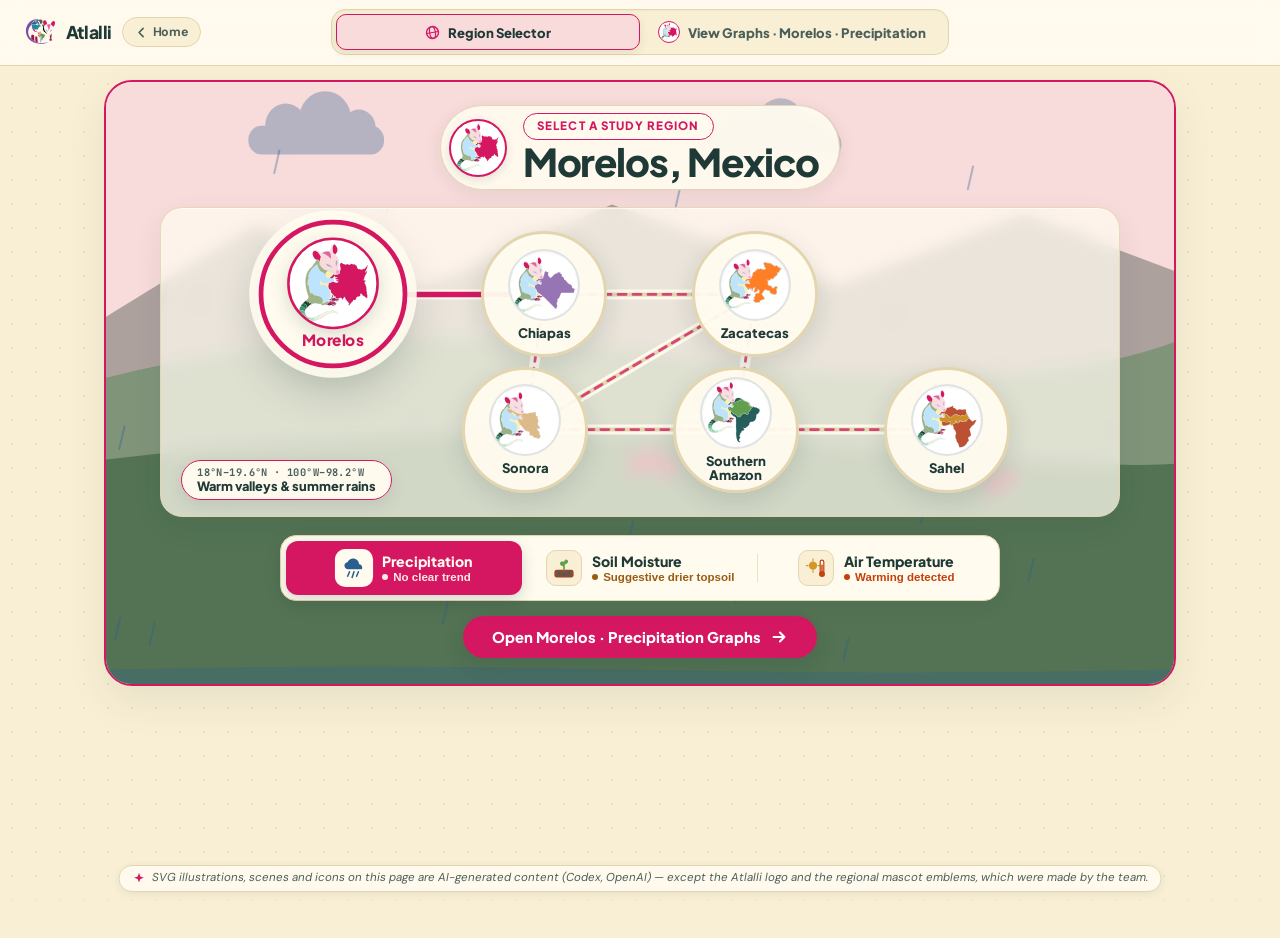
<file: app/web/explorar/index.html>
<!-- AI-use notice: this file includes AI-generated content and code, reviewed by the team. -->
<!doctype html>
<html lang="en">
<head>
  <meta charset="utf-8">
  <meta name="viewport" content="width=device-width, initial-scale=1">
  <title>Regional Climate Explorer · Atlalli</title>
  <meta name="description" content="Interactive 6-region selector and dedicated regional climate visualization & story explorer (NASA 2000–2024).">
  <link rel="icon" href="../Logo_Atlalli.svg" type="image/svg+xml">
  <link rel="preconnect" href="https://fonts.googleapis.com">
  <link rel="preconnect" href="https://fonts.gstatic.com" crossorigin>
  <link href="https://fonts.googleapis.com/css2?family=DM+Sans:ital,opsz,wght@0,9..40,400..700;1,9..40,400..600&family=JetBrains+Mono:wght@500;600;700&family=Plus+Jakarta+Sans:wght@700;800&display=swap" rel="stylesheet">
  <link rel="stylesheet" href="explorar.css">
</head>
<body data-region="morelos" data-page="selector">

  <!-- AI-use notice: AI-generated auto-hiding top header with centered reactive 2-page switcher (no numbering) -->
  <header class="explorer-header" id="explorer-header">
    <div class="header-inner">
      <a class="brand-back" href="../index.html">
        <img src="../Logo_Atlalli.svg" width="32" height="32" alt="Atlalli official logo">
        <span>Atlalli</span>
        <span class="back-pill">
          <svg viewBox="0 0 16 16" width="13" height="13" aria-hidden="true">
            <path d="M10 3L5 8l5 5" fill="none" stroke="currentColor" stroke-width="2" stroke-linecap="round" stroke-linejoin="round"/>
          </svg>
          <span>Home</span>
        </span>
      </a>

      <!-- Centered Reactive Single-Rectangle Page Switcher (No 1 & 2 numbering) -->
      <nav class="header-page-tabs" id="header-page-tabs" style="--page-idx: 0;" aria-label="Explorer view switcher">
        <span class="page-tabs-glider" aria-hidden="true"></span>
        <button type="button" class="page-tab-btn active" id="nav-tab-selector" data-goto-page="selector">
          <svg class="tab-svg-icon" viewBox="0 0 20 20" width="15" height="15" aria-hidden="true">
            <circle cx="10" cy="10" r="7.5" fill="none" stroke="currentColor" stroke-width="1.8"/>
            <ellipse cx="10" cy="10" rx="3.6" ry="7.5" fill="none" stroke="currentColor" stroke-width="1.5"/>
            <line x1="2.8" y1="10" x2="17.2" y2="10" stroke="currentColor" stroke-width="1.5"/>
          </svg>
          <span>Region Selector</span>
        </button>
        <button type="button" class="page-tab-btn" id="nav-tab-data" data-goto-page="data">
          <span class="header-region-logo" id="header-region-logo" aria-hidden="true"></span>
          <span class="active-region-dot" aria-hidden="true"></span>
          <span id="header-region-name">View Graphs · Morelos</span>
        </button>
      </nav>

      <div class="header-right-spacer" aria-hidden="true"></div>
    </div>
  </header>

  <!-- ========================================================================
       INDEPENDENT PAGE 1: FULL-SCREEN STEPPED 6-REGION & VARIABLE SELECTOR
       - Clean Top Title Only (Subtitle & overview moved to View Graphs)
       - Stepped 3 Top-Left + 3 Bottom-Right Connected Region Constellation
       - Rectangle Background Changes Color Dynamically on Region Selection
       - Sleek Segmented Pill Dock for Climate Variables
       ======================================================================== -->
  <!-- AI-use notice: AI-generated full-screen stepped constellation region selector -->
  <main class="selector-page-wrap" id="page-region-selector" aria-label="Independent region selector page">
    <section class="selector-standalone-card" id="selector-standalone-card">
      <!-- Full-Bleed Animated Regional & Variable Background Scene for the Outer Rectangle -->
      <div class="card-bg-scene" id="card-bg-scene" aria-hidden="true"></div>

      <!-- 1. TOP CENTER: Official Logo Badge, Eyebrow & Region Name -->
      <div class="selector-top-center">
        <div class="selector-active-badge-wrap">
          <div class="selector-active-emblem" id="selector-active-emblem"></div>
          <div class="selector-active-text-block">
            <span class="selector-eyebrow">Select a Study Region</span>
            <h1 class="selector-main-title" id="selector-main-title">Morelos, Mexico</h1>
          </div>
        </div>
      </div>

      <!-- 2. MIDDLE CENTER: 3 Horizontal Top-Left + 3 Horizontal Bottom-Right Connected by Lines -->
      <div class="selector-constellation-stage" id="circular-wheel-stage">
        <!-- Populated and animated by explorar.js -->
      </div>

      <!-- 3. BOTTOM CENTER: Clean Segmented Variable Pill Dock + Primary Action -->
      <div class="selector-bottom-variables">
        <div class="unified-var-switcher" id="selector-var-preview-list" style="--var-idx: 0;" role="tablist" aria-label="Select climate variable">
          <!-- Populated & updated reactively by explorar.js -->
        </div>
        <button type="button" class="open-region-page-btn" id="open-region-page-btn" data-goto-page="data">
          <span id="open-region-btn-text">Explore Morelos · Precipitation Graphs</span>
          <svg viewBox="0 0 20 20" width="18" height="18" aria-hidden="true">
            <path d="M4 10h12M11 5l5 5-5 5" fill="none" stroke="currentColor" stroke-width="2.2" stroke-linecap="round" stroke-linejoin="round"/>
          </svg>
        </button>
      </div>
    </section>
  </main>

  <!-- ========================================================================
       INDEPENDENT PAGE 2: REGION CLIMATE INFO, VARIABLE SWITCHER, GRAPH & STORIES
       ======================================================================== -->
  <!-- AI-use notice: AI-generated dedicated region data, unified variable switcher, full-width graph, and interpretation page -->
  <main class="data-page-wrap" id="page-region-data" aria-label="Region climate data and visualization page">
    <section class="single-variable-studio" id="single-variable-studio">
      <!-- Populated & updated reactively by explorar.js -->
    </section>
  </main>

  <!-- AI-use notice: disclosure of AI-generated SVG content -->
  <footer class="explorer-ai-footer">
    <svg viewBox="0 0 16 16" width="13" height="13" aria-hidden="true"><path d="M8 1l1.6 4.4L14 7l-4.4 1.6L8 13l-1.6-4.4L2 7l4.4-1.6z" fill="currentColor"/></svg>
    <span>SVG illustrations, scenes and icons on this page are AI-generated content (Codex, OpenAI) — except the Atlalli logo and the regional mascot emblems, which were made by the team.</span>
  </footer>

  <script src="region-data.js"></script>
  <script src="explorar.js"></script>
</body>
</html>
</file>
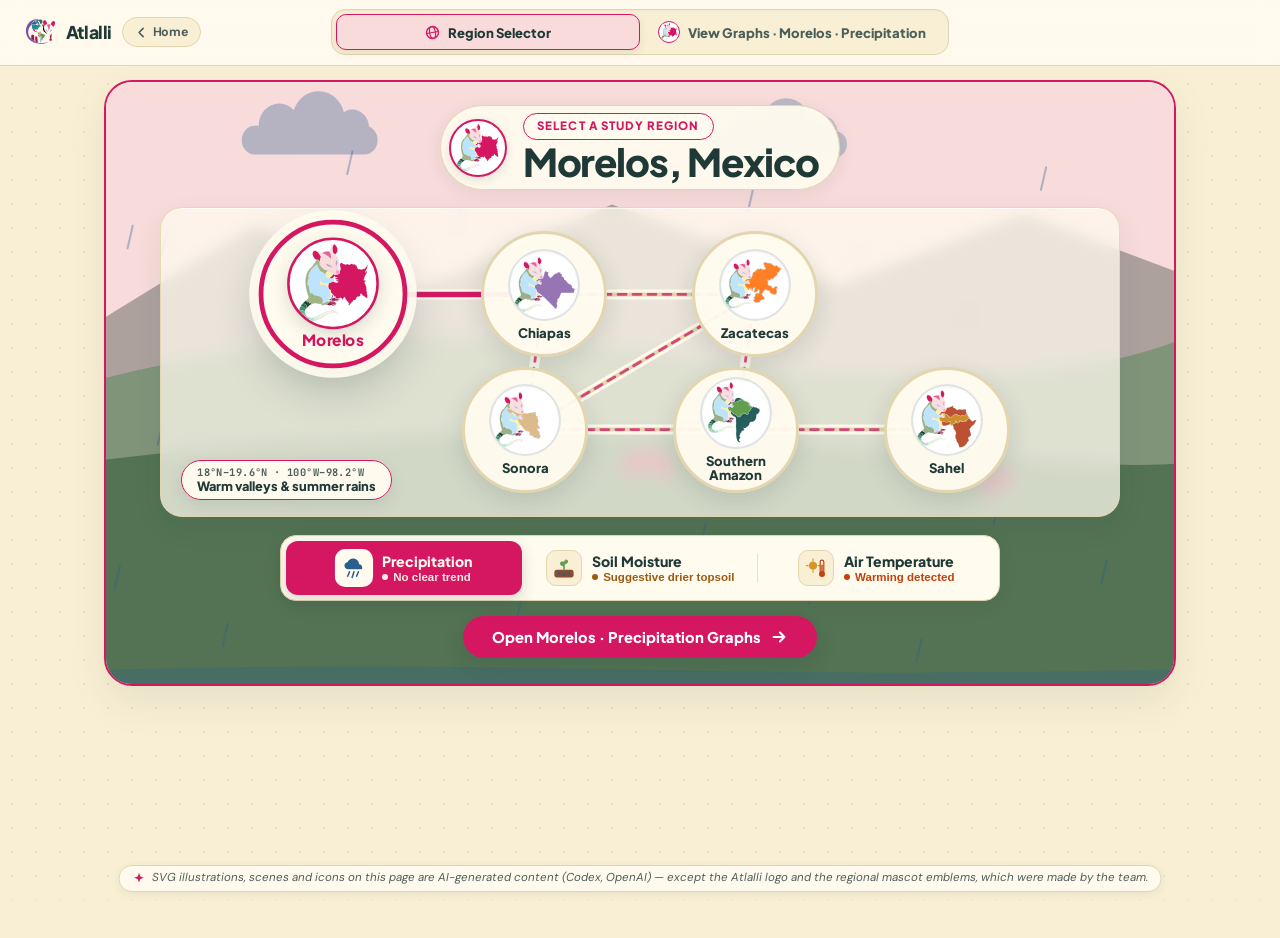
<file: app/web/region/index.html>
<!-- AI-use notice: this file includes AI-generated content and code, reviewed by the team. -->
<!doctype html>
<html lang="en">
<head>
  <meta charset="utf-8">
  <meta name="viewport" content="width=device-width, initial-scale=1">
  <title>Redirecting to Regional Climate Explorer · Atlalli</title>
  <link rel="icon" href="../Logo_Atlalli.svg" type="image/svg+xml">
  <script>
    /* AI-use notice: Seamless redirect from legacy /region/ route to the unified /explorar/ view */
    (function () {
      var params = new URLSearchParams(window.location.search);
      if (params.get("region") && !params.get("page")) {
        params.set("page", "data");
      }
      var qs = params.toString();
      window.location.replace("../explorar/index.html" + (qs ? "?" + qs : ""));
    })();
  </script>
</head>
<body>
  <p>Opening <a href="../explorar/index.html">Atlalli Regional Climate Explorer</a>…</p>
</body>
</html>
</file>
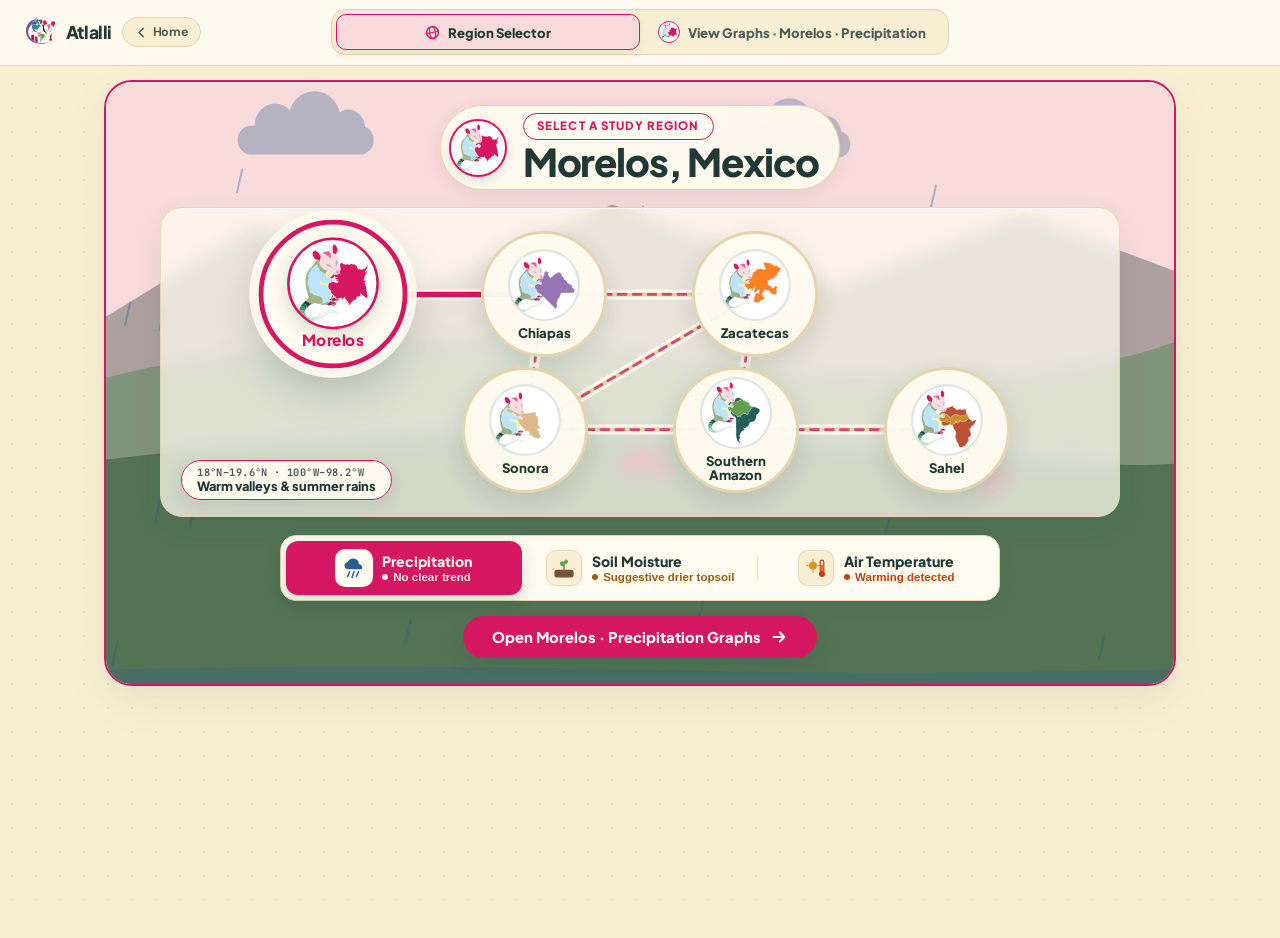
<file: app/web/explorar/regiones.html>
<!-- AI-use notice: this file includes AI-generated content and code, reviewed by the team. -->
<!doctype html>
<html lang="en">
<head>
  <meta charset="utf-8">
  <meta name="viewport" content="width=device-width, initial-scale=1">
  <title>Select a Study Region · Atlalli</title>
  <meta name="description" content="Interactive 6-region selector for Atlalli Climate Trend Atlas (2000–2024).">
  <link rel="icon" href="../Logo_Atlalli.svg" type="image/svg+xml">
  <link rel="preconnect" href="https://fonts.googleapis.com">
  <link rel="preconnect" href="https://fonts.gstatic.com" crossorigin>
  <link href="https://fonts.googleapis.com/css2?family=DM+Sans:ital,opsz,wght@0,9..40,400..700;1,9..40,400..600&family=JetBrains+Mono:wght@500;600;700&family=Plus+Jakarta+Sans:wght@700;800&display=swap" rel="stylesheet">
  <link rel="stylesheet" href="explorar.css">
</head>
<body data-region="morelos" data-page="selector" data-default-page="selector">

  <!-- AI-use notice: AI-generated auto-hiding top header with centered reactive 2-page switcher (no numbering) -->
  <header class="explorer-header" id="explorer-header">
    <div class="header-inner">
      <a class="brand-back" href="../index.html">
        <img src="../Logo_Atlalli.svg" width="32" height="32" alt="Atlalli official logo">
        <span>Atlalli</span>
        <span class="back-pill">
          <svg viewBox="0 0 16 16" width="13" height="13" aria-hidden="true">
            <path d="M10 3L5 8l5 5" fill="none" stroke="currentColor" stroke-width="2" stroke-linecap="round" stroke-linejoin="round"/>
          </svg>
          <span>Home</span>
        </span>
      </a>

      <nav class="header-page-tabs" id="header-page-tabs" style="--page-idx: 0;" aria-label="Explorer view switcher">
        <span class="page-tabs-glider" aria-hidden="true"></span>
        <button type="button" class="page-tab-btn active" id="nav-tab-selector" data-goto-page="selector">
          <svg class="tab-svg-icon" viewBox="0 0 20 20" width="15" height="15" aria-hidden="true">
            <circle cx="10" cy="10" r="7.5" fill="none" stroke="currentColor" stroke-width="1.8"/>
            <ellipse cx="10" cy="10" rx="3.6" ry="7.5" fill="none" stroke="currentColor" stroke-width="1.5"/>
            <line x1="2.8" y1="10" x2="17.2" y2="10" stroke="currentColor" stroke-width="1.5"/>
          </svg>
          <span>Region Selector</span>
        </button>
        <button type="button" class="page-tab-btn" id="nav-tab-data" data-goto-page="data">
          <span class="header-region-logo" id="header-region-logo" aria-hidden="true"></span>
          <span class="active-region-dot" aria-hidden="true"></span>
          <span id="header-region-name">View Graphs · Morelos</span>
        </button>
      </nav>

      <div class="header-right-spacer" aria-hidden="true"></div>
    </div>
  </header>

  <!-- AI-use notice: AI-generated full-screen stepped constellation region selector -->
  <main class="selector-page-wrap" id="page-region-selector" aria-label="Independent region selector page">
    <section class="selector-standalone-card" id="selector-standalone-card">
      <!-- Full-Bleed Animated Regional & Variable Background Scene for the Outer Rectangle -->
      <div class="card-bg-scene" id="card-bg-scene" aria-hidden="true"></div>

      <!-- 1. TOP CENTER: Official Logo Badge, Eyebrow & Region Name -->
      <div class="selector-top-center">
        <div class="selector-active-badge-wrap">
          <div class="selector-active-emblem" id="selector-active-emblem"></div>
          <div class="selector-active-text-block">
            <span class="selector-eyebrow">Select a Study Region</span>
            <h1 class="selector-main-title" id="selector-main-title">Morelos, Mexico</h1>
          </div>
        </div>
      </div>

      <div class="selector-constellation-stage" id="circular-wheel-stage"></div>

      <div class="selector-bottom-variables">
        <div class="unified-var-switcher" id="selector-var-preview-list" style="--var-idx: 0;" role="tablist" aria-label="Select climate variable"></div>
        <button type="button" class="open-region-page-btn" id="open-region-page-btn" data-goto-page="data">
          <span id="open-region-btn-text">Explore Morelos · Precipitation Graphs</span>
          <svg viewBox="0 0 20 20" width="18" height="18" aria-hidden="true">
            <path d="M4 10h12M11 5l5 5-5 5" fill="none" stroke="currentColor" stroke-width="2.2" stroke-linecap="round" stroke-linejoin="round"/>
          </svg>
        </button>
      </div>
    </section>
  </main>

  <main class="data-page-wrap" id="page-region-data" aria-label="Region climate data and visualization page">
    <section class="single-variable-studio" id="single-variable-studio"></section>
  </main>

  <script src="region-data.js"></script>
  <script src="explorar.js"></script>
</body>
</html>
</file>
<file: app/web/atlas.css>
/* AI-use notice: this file includes AI-generated content and code, reviewed by the team. */
:root {
  color-scheme: light;
  --paper: #faf9f2;
  --paper-alt: #dfeae3;
  --paper-deep: #d4e3da;
  --card-bg: #fffefa;
  --ink: #1b3632;
  --muted: #456058;
  --line: #c5d3c6;
  --line-strong: #9fb4a3;
  --green: #265e5c;
  --green-dark: #183d3e;
  --font-sans: "DM Sans", "Segoe UI", system-ui, -apple-system, sans-serif;
  --font-display: "Plus Jakarta Sans", "DM Sans", "Segoe UI", system-ui, sans-serif;
}

* {
  box-sizing: border-box;
}

html {
  scroll-behavior: smooth;
}

body {
  margin: 0;
  background-color: var(--paper);
  /* Flat cartographic grid + crosshair pattern */
  background-image: url("data:image/svg+xml,%3Csvg xmlns='http://www.w3.org/2000/svg' width='64' height='64' viewBox='0 0 64 64'%3E%3Cpath d='M64 0H0v64' fill='none' stroke='%23ecebe0' stroke-width='1'/%3E%3Cpath d='M32 29v6M29 32h6' fill='none' stroke='%23dfe4d5' stroke-width='1'/%3E%3C/svg%3E");
  color: var(--ink);
  font: 450 1rem/1.55 var(--font-sans);
  font-variant-numeric: tabular-nums;
  -webkit-font-smoothing: antialiased;
  overflow-x: hidden;
}

a {
  color: inherit;
  text-underline-offset: 0.22em;
}

a:focus-visible,
button:focus-visible,
summary:focus-visible,
video:focus-visible {
  outline: 3px solid var(--green);
  outline-offset: 3px;
}

.skip {
  position: absolute;
  left: 1rem;
  top: -10rem;
  z-index: 20;
  background: var(--card-bg);
  border: 2px solid var(--green);
  border-radius: 8px;
  padding: 0.75rem 1.1rem;
  font-weight: 600;
}

.skip:focus {
  top: 1rem;
}

.symbols {
  position: absolute;
  pointer-events: none;
}

/* ---------------- HEADER (AUTO-HIDE ON SCROLL DOWN) ---------------- */
header {
  position: sticky;
  top: 0;
  z-index: 10;
  background: var(--paper);
  border-bottom: 1px solid var(--line);
  transition: transform 0.32s cubic-bezier(0.22, 1, 0.36, 1);
  will-change: transform;
}

header.nav-hidden {
  transform: translateY(-100%);
}

.bar,
.regions-shell,
.methods-shell,
.repo-shell,
footer {
  width: min(93%, 1380px);
  margin-inline: auto;
}

.bar {
  display: flex;
  align-items: center;
  justify-content: space-between;
  gap: 1rem;
  min-height: 74px;
}

.brand {
  display: inline-flex;
  gap: 0.65rem;
  align-items: center;
  font: 800 1.65rem/1 var(--font-display);
  letter-spacing: -0.04em;
  text-decoration: none;
}

.brand-logo {
  display: block;
  width: auto;
  height: 38px;
  object-fit: contain;
}

nav {
  display: flex;
  align-items: center;
  gap: clamp(0.6rem, 2.2vw, 1.8rem);
}

nav a {
  min-height: 42px;
  display: inline-flex;
  align-items: center;
  text-decoration: none;
  font-weight: 600;
  font-size: 0.92rem;
  color: var(--ink);
  transition: color 0.18s ease;
}

nav a:not(.explore):hover {
  color: var(--green);
  text-decoration: underline;
}

.explore {
  border-radius: 2rem;
  padding-inline: 1.15rem;
  background: var(--green);
  color: #fffefa;
  gap: 0.5rem;
  border: 1px solid var(--green);
  transition: background-color 0.2s ease, transform 0.2s ease, box-shadow 0.2s ease;
}

.explore:hover {
  background: var(--green-dark);
  border-color: var(--green-dark);
  transform: translateY(-1px);
  box-shadow: 0 3px 0 #193f4033;
}

/* ---------------- FULL-WIDTH HERO / PITCH STAGE ---------------- */
.stage {
  position: relative;
  isolation: isolate;
  width: 100%;
  padding-bottom: clamp(2rem, 4vw, 3.2rem);
}

.screen {
  width: 100%;
  min-height: clamp(540px, 58vw, 760px);
  position: relative;
  overflow: hidden;
  background: #203e42;
  color: #f9efd4;
  border-bottom: 1px solid var(--ink);
  display: flex;
  align-items: center;
}

.weather-art {
  position: absolute;
  inset: 0;
  display: block;
  width: 100%;
  height: 100%;
  object-fit: cover;
  z-index: 1;
}

.weather-art .sun {
  fill: #f4c862;
}

.hero-content {
  position: relative;
  z-index: 2;
  width: min(94%, 1440px);
  margin-inline: auto;
  padding-block: clamp(2.8rem, 5.5vw, 4.8rem);
  display: grid;
  /* Larger right-hand column so the pitch video zone is prominent */
  grid-template-columns: minmax(300px, 0.72fr) minmax(480px, 1.28fr);
  align-items: center;
  gap: clamp(2rem, 4vw, 3.8rem);
}

.poster-copy {
  max-width: 490px;
}

.poster-copy .eyebrow {
  margin: 0;
  font: 700 clamp(0.74rem, 0.95vw, 0.85rem)/1.2 var(--font-display);
  letter-spacing: 0.09em;
  text-transform: uppercase;
  color: #dbe8dc;
}

h1 {
  margin: 0.05em 0 0.14em;
  font: 800 clamp(3.8rem, 8vw, 7rem)/0.95 var(--font-display);
  letter-spacing: -0.055em;
  color: #faf9f2;
}

.pitch-deck {
  margin: 0 0 1.45rem;
  font-size: clamp(0.96rem, 1.25vw, 1.12rem);
  line-height: 1.52;
  color: #eef4ed;
  max-width: 42ch;
  font-weight: 450;
}

.poster-actions {
  display: flex;
  flex-wrap: wrap;
  align-items: center;
  gap: 0.65rem;
}

.scroll-cue {
  display: inline-flex;
  align-items: center;
  gap: 0.45rem;
  border: 1px solid #faf9f2;
  border-radius: 2rem;
  padding: 0.56rem 1.25rem;
  font-size: 0.9rem;
  font-weight: 600;
  text-decoration: none;
  background: #faf9f2;
  color: #183d3e;
  transition: background-color 0.2s ease, border-color 0.2s ease, transform 0.2s ease;
}

.scroll-cue:hover {
  background: #f4c862;
  border-color: #f4c862;
  transform: translateY(1px);
}

/* Prominent Cinema-Sized Video Box on the Right of Hero */
.pitch-video-slot {
  width: 100%;
  aspect-ratio: 16 / 9;
  border-radius: 16px;
  border: 2px solid #c5dbd8;
  background: #153437e6;
  display: flex;
  flex-direction: column;
  overflow: hidden;
  position: relative;
  box-shadow: 0 12px 0 #0e242559;
  transition: border-color 0.25s ease, transform 0.25s ease;
}

.pitch-video-slot:hover {
  border-color: #f4c862;
}

.has-video .pitch-video-slot {
  border-style: solid;
  border-color: #faf9f2;
  background: #10292a;
}

/* AI-generated video placeholder with official Atlalli logo above play button */
.video-placeholder {
  flex: 1;
  display: flex;
  flex-direction: column;
  align-items: center;
  justify-content: center;
  text-align: center;
  padding: 2rem;
  gap: 0.9rem;
}

.video-logo-badge {
  width: 112px;
  height: 112px;
  border-radius: 50%;
  background: #faf9f2;
  border: 2.5px solid #f4c862;
  display: grid;
  place-items: center;
  padding: 0.7rem;
  box-shadow: 0 6px 0 #0e24254d;
  transition: transform 0.28s cubic-bezier(0.22, 1, 0.36, 1);
}

.pitch-video-slot:hover .video-logo-badge {
  transform: translateY(-3px) scale(1.04);
}

.video-slot-logo {
  display: block;
  width: 100%;
  height: 100%;
  object-fit: contain;
}

.video-play-pill {
  display: inline-flex;
  align-items: center;
  gap: 0.6rem;
  border: 1.5px solid #f4c862;
  border-radius: 2rem;
  padding: 0.42rem 1.15rem 0.42rem 0.48rem;
  font: 700 0.88rem/1.2 var(--font-display);
  background: #203e42;
  color: #faf9f2;
  box-shadow: 0 4px 0 #0e242540;
  transition: background-color 0.2s ease, transform 0.2s ease;
}

.pitch-video-slot:hover .video-play-pill {
  background: #265e5c;
  transform: translateY(-1px);
}

.play-icon-circle {
  width: 28px;
  height: 28px;
  border-radius: 50%;
  background: #f4c862;
  color: #183d3e;
  display: grid;
  place-items: center;
  flex: none;
}

.video-note {
  margin: 0;
  font-size: 0.82rem;
  color: #d2e4dd;
}

.video-note code {
  font-family: var(--font-sans);
  font-weight: 600;
  background: #203e42;
  padding: 0.14rem 0.45rem;
  border-radius: 4px;
  border: 1px solid #3c676a;
}

.pitch-video-slot video {
  display: block;
  width: 100%;
  height: 100%;
  object-fit: cover;
  background: #10292a;
}

.weather-toggle {
  position: absolute;
  bottom: 1.25rem;
  right: 3%;
  z-index: 3;
  min-height: 38px;
  padding: 0 0.95rem;
  border: 1px solid #dbe4d7;
  border-radius: 2rem;
  background: #183d3e;
  color: #faf9f2;
  cursor: pointer;
  font: 600 0.8rem/1 var(--font-sans);
  transition: background-color 0.2s ease, border-color 0.2s ease;
}

.weather-toggle:hover {
  background: #265e5c;
  border-color: #faf9f2;
}

.weather-toggle:focus-visible {
  outline: 3px solid white;
  outline-offset: 2px;
}

/* Telemetry Strip under Hero */
.telemetry-strip {
  width: min(93%, 1380px);
  margin: 1.8rem auto 0;
  display: grid;
  grid-template-columns: repeat(4, minmax(0, 1fr));
  background: var(--card-bg);
  border: 1.5px solid var(--line);
  border-radius: 14px;
  overflow: hidden;
  box-shadow: 0 4px 0 #1b36320d;
}

.stat-cell {
  padding: 1.05rem 1.25rem;
  border-right: 1px solid var(--line);
  display: flex;
  flex-direction: column;
  gap: 0.2rem;
}

.stat-cell:last-child {
  border-right: 0;
}

.stat-num {
  font: 800 1.28rem/1.1 var(--font-display);
  color: var(--green);
  letter-spacing: -0.03em;
}

.stat-label {
  font-size: 0.83rem;
  color: var(--muted);
  line-height: 1.35;
}

/* ---------------- STUDY REGIONS SECTION (CONTRASTED MINERAL-SAGE BACKGROUND) ---------------- */
#regions {
  background-color: var(--paper-alt);
  background-image: url("data:image/svg+xml,%3Csvg xmlns='http://www.w3.org/2000/svg' width='48' height='48' viewBox='0 0 48 48'%3E%3Ccircle cx='24' cy='24' r='1.1' fill='%23b5c7ba'/%3E%3C/svg%3E");
  border-top: 1.5px solid var(--line-strong);
  border-bottom: 1.5px solid var(--line-strong);
  padding-block: clamp(3.8rem, 7vw, 6.5rem);
}

.section-kicker {
  margin: 0 0 0.45rem;
  font: 700 0.75rem/1.2 var(--font-display);
  letter-spacing: 0.09em;
  text-transform: uppercase;
  color: var(--green);
}

.heading {
  display: flex;
  flex-direction: column;
  gap: 1.9rem;
  margin-bottom: clamp(2.5rem, 4.5vw, 3.6rem);
  padding-bottom: clamp(2rem, 3.5vw, 2.8rem);
  border-bottom: 1.5px solid var(--line);
}

.heading h2,
.methods-intro h2 {
  font: 800 clamp(2.25rem, 4vw, 3.5rem)/1.06 var(--font-display);
  letter-spacing: -0.04em;
  margin: 0;
  color: var(--ink);
}

.heading-lead {
  color: var(--muted);
  margin: 0.7rem 0 0;
  font-size: clamp(0.96rem, 1.12vw, 1.06rem);
  max-width: 72ch;
}

/* 3 Rich Animated Variable Cards with Organic Curves & DOIs */
.variable-showcase {
  display: grid;
  grid-template-columns: repeat(3, minmax(0, 1fr));
  gap: clamp(1.2rem, 2.3vw, 1.7rem);
}

.var-panel {
  display: flex;
  flex-direction: column;
  background: var(--card-bg);
  border: 1.5px solid var(--line-strong);
  border-radius: 16px;
  padding: 0.45rem;
  overflow: hidden;
  box-shadow: 0 5px 0 #1b363212;
  transition: transform 0.25s cubic-bezier(0.22, 1, 0.36, 1), border-color 0.22s ease, box-shadow 0.25s ease;
}

.var-panel:hover {
  border-color: var(--green);
  transform: translateY(-4px);
  box-shadow: 0 8px 0 #1b36321f;
}

.var-scene {
  width: 100%;
  border-radius: 11px;
  border: 1px solid var(--line);
  overflow: hidden;
}

.var-scene svg {
  display: block;
  width: 100%;
  height: auto;
}

.var-body {
  padding: 1rem 0.9rem 0.85rem;
  display: flex;
  flex-direction: column;
  gap: 0.45rem;
  flex: 1;
}

.var-meta {
  display: flex;
  align-items: center;
  justify-content: space-between;
  gap: 0.5rem;
  flex-wrap: wrap;
}

.var-unit {
  font: 700 0.72rem/1 var(--font-display);
  text-transform: uppercase;
  letter-spacing: 0.06em;
  color: var(--green-dark);
  background: var(--paper-alt);
  border: 1px solid var(--line);
  padding: 0.26rem 0.55rem;
  border-radius: 6px;
}

.var-mission {
  font: 600 0.75rem/1 var(--font-display);
  color: var(--muted);
}

.var-body h3 {
  margin: 0.1rem 0 0;
  font: 700 1.26rem/1.2 var(--font-display);
  letter-spacing: -0.025em;
  color: var(--ink);
}

.var-body p {
  margin: 0;
  font-size: 0.88rem;
  color: var(--muted);
  line-height: 1.48;
  flex: 1;
}

.var-doi {
  margin-top: 0.45rem;
  padding-top: 0.65rem;
  border-top: 1px dashed var(--line);
  display: inline-flex;
  align-items: center;
  justify-content: space-between;
  gap: 0.4rem;
  font: 600 0.76rem/1.2 var(--font-display);
  color: var(--green);
  text-decoration: none;
  transition: color 0.18s ease;
}

.var-doi:hover {
  color: var(--green-dark);
  text-decoration: underline;
}

/* ---------------- FRAMED REGION CARDS GRID ---------------- */
.grid {
  display: grid;
  grid-template-columns: repeat(2, minmax(0, 1fr));
  gap: clamp(1.5rem, 2.8vw, 2.4rem);
  align-items: start;
}

.card {
  min-width: 0;
  display: block;
  padding: 0.55rem;
  border: 1.5px solid var(--line-strong);
  border-radius: 18px;
  background: var(--card-bg);
  text-decoration: none;
  overflow: hidden;
  position: relative;
  cursor: pointer;
  box-shadow: 0 6px 0 #1b363214;
  transition: transform 0.28s cubic-bezier(0.22, 1, 0.36, 1), border-color 0.22s ease, box-shadow 0.28s ease;
}

.card:is(:hover, :focus-visible) {
  border-color: var(--green);
  transform: translateY(-5px);
  box-shadow: 0 10px 0 #1b363224;
}

.card-scene {
  display: block;
  width: 100%;
  border-radius: 12px;
  overflow: hidden;
  position: relative;
  border: 1px solid #d5dfd6;
}

.card-scene svg {
  display: block;
  width: 100%;
  height: auto;
}

.card .caption {
  display: flex;
  align-items: center;
  justify-content: space-between;
  position: absolute;
  inset: auto clamp(0.85rem, 1.8vw, 1.35rem) clamp(0.85rem, 1.8vw, 1.35rem);
  gap: 0.5rem;
  pointer-events: none;
}

.caption > span:first-child,
.card-caption-pill {
  display: flex;
  align-items: center;
  gap: 0.75rem;
  background: #fffefa;
  color: var(--ink);
  border: 1.5px solid var(--line);
  border-radius: 12px;
  padding: 0.38rem 0.95rem 0.42rem 0.5rem;
  box-shadow: 0 3px 0 #193f401a;
  transition: transform 0.22s ease, border-color 0.22s ease;
}

.card:is(:hover, :focus-visible) .card-caption-pill {
  border-color: var(--green);
}

.card-logo-thumb {
  width: 40px;
  height: 40px;
  border-radius: 50%;
  border: 1.5px solid var(--line);
  background: #ffffff;
  object-fit: contain;
  padding: 2px;
  flex-shrink: 0;
  display: block;
  box-shadow: 0 2px 6px rgba(0, 0, 0, 0.08);
}

.card-caption-text {
  display: flex;
  flex-direction: column;
}

.caption strong {
  display: block;
  font: 700 clamp(1.32rem, 2vw, 1.85rem)/1.12 var(--font-display);
  letter-spacing: -0.03em;
  color: var(--ink);
}

.caption small {
  display: block;
  color: var(--muted);
  margin: 0.14rem 0 0;
  font-size: 0.8rem;
  font-weight: 500;
}

.expand {
  display: grid;
  place-items: center;
  align-self: end;
  border: 1.5px solid var(--line-strong);
  border-radius: 50%;
  width: 38px;
  height: 38px;
  flex: none;
  background: #fffefa;
  color: var(--ink);
  font-size: 0.98rem;
  box-shadow: 0 3px 0 #193f401a;
  transition: background-color 0.2s ease, color 0.2s ease, border-color 0.2s ease, transform 0.2s ease;
}

.expand::before {
  content: "↗";
}

.card:is(:hover, :focus-visible) .expand {
  background: var(--green);
  border-color: var(--green);
  color: #fffefa;
  transform: translate(2px, -2px);
}

/* ---------------- METHODOLOGY & TRANSECT SECTION ---------------- */
#methods {
  padding-block: clamp(3.8rem, 7vw, 6.2rem);
}

.methods-intro {
  display: grid;
  grid-template-columns: 1.1fr 0.9fr;
  align-items: end;
  gap: 2rem;
  margin-bottom: 2.2rem;
}

.methods-lead {
  margin: 0;
  color: var(--muted);
  font-size: 1rem;
}

.methods-grid {
  display: grid;
  grid-template-columns: repeat(3, minmax(0, 1fr));
  gap: 1.3rem;
  margin-bottom: 2.4rem;
}

.method-card {
  background: var(--card-bg);
  border: 1.5px solid var(--line);
  border-radius: 14px;
  padding: 1.4rem 1.45rem;
  box-shadow: 0 4px 0 #1b36320d;
}

.method-step {
  display: inline-block;
  font: 700 0.72rem/1 var(--font-display);
  letter-spacing: 0.08em;
  color: var(--green-dark);
  background: var(--paper-alt);
  border: 1px solid var(--line);
  padding: 0.28rem 0.58rem;
  border-radius: 5px;
  margin-bottom: 0.75rem;
}

.method-card h3 {
  margin: 0 0 0.5rem;
  font: 700 1.18rem/1.25 var(--font-display);
  letter-spacing: -0.02em;
  color: var(--ink);
}

.method-card p {
  margin: 0;
  font-size: 0.9rem;
  color: var(--muted);
}

/* ---------------- CONOCE MÁS / GITHUB REPO SECTION ---------------- */
#repo {
  padding-bottom: clamp(4rem, 7vw, 6.5rem);
}

.repo-card {
  display: grid;
  grid-template-columns: 1.05fr 0.95fr;
  align-items: center;
  gap: clamp(1.8rem, 3.5vw, 3.2rem);
  background: var(--card-bg);
  border: 1.5px solid var(--line-strong);
  border-radius: 18px;
  padding: clamp(1.6rem, 3.5vw, 2.8rem);
  box-shadow: 0 8px 0 #1b363214;
}

.repo-info h2 {
  font: 800 clamp(2.1rem, 3.6vw, 3.1rem)/1.08 var(--font-display);
  letter-spacing: -0.04em;
  margin: 0 0 0.65rem;
  color: var(--ink);
}

.repo-lead {
  margin: 0 0 1.35rem;
  color: var(--muted);
  font-size: 0.96rem;
  line-height: 1.55;
  max-width: 58ch;
}

.repo-meta-grid {
  display: flex;
  flex-direction: column;
  gap: 1rem;
  margin-bottom: 1.5rem;
}

.repo-meta-box {
  background: var(--paper);
  border: 1px solid var(--line);
  border-radius: 12px;
  padding: 0.95rem 1.1rem;
}

.repo-meta-label {
  display: block;
  font: 700 0.7rem/1.2 var(--font-display);
  letter-spacing: 0.08em;
  text-transform: uppercase;
  color: var(--green);
  margin-bottom: 0.35rem;
}

.repo-meta-box strong {
  display: block;
  font: 700 1.02rem/1.25 var(--font-display);
  color: var(--ink);
  margin-bottom: 0.55rem;
}

.repo-tags {
  display: flex;
  flex-wrap: wrap;
  gap: 0.4rem;
}

.repo-tags span {
  font: 600 0.76rem/1 var(--font-display);
  color: var(--ink);
  background: var(--paper-alt);
  border: 1px solid var(--line);
  padding: 0.3rem 0.6rem;
  border-radius: 6px;
}

.repo-tree {
  list-style: none;
  padding: 0;
  margin: 0.3rem 0 0;
  display: flex;
  flex-direction: column;
  gap: 0.42rem;
  font-size: 0.85rem;
  color: var(--muted);
}

.repo-tree code {
  font: 700 0.8rem/1 var(--font-display);
  color: var(--green-dark);
  background: var(--paper-alt);
  border: 1px solid var(--line);
  padding: 0.16rem 0.42rem;
  border-radius: 5px;
  margin-right: 0.35rem;
}

.repo-actions {
  display: flex;
  flex-wrap: wrap;
  align-items: center;
  gap: 0.75rem;
}

.repo-cta {
  display: inline-flex;
  align-items: center;
  gap: 0.55rem;
  background: var(--green);
  color: #fffefa;
  text-decoration: none;
  font-weight: 600;
  font-size: 0.92rem;
  padding: 0.72rem 1.35rem;
  border-radius: 2rem;
  border: 1.5px solid var(--green);
  transition: background-color 0.2s ease, transform 0.2s ease, box-shadow 0.2s ease;
}

.repo-cta:hover {
  background: var(--green-dark);
  border-color: var(--green-dark);
  transform: translateY(-2px);
  box-shadow: 0 4px 0 #183d3e33;
}

.repo-secondary {
  display: inline-flex;
  align-items: center;
  gap: 0.45rem;
  background: var(--paper);
  color: var(--ink);
  text-decoration: none;
  font-weight: 600;
  font-size: 0.9rem;
  padding: 0.7rem 1.2rem;
  border-radius: 2rem;
  border: 1.5px solid var(--line-strong);
  transition: border-color 0.2s ease, background-color 0.2s ease, transform 0.2s ease;
}

.repo-secondary:hover {
  border-color: var(--green);
  background: var(--paper-alt);
  transform: translateY(-2px);
}

.repo-shot-frame {
  display: block;
  background: #0d1117;
  border: 2px solid var(--ink);
  border-radius: 14px;
  overflow: hidden;
  text-decoration: none;
  box-shadow: 0 10px 0 #1b363222;
  transition: transform 0.28s cubic-bezier(0.22, 1, 0.36, 1), box-shadow 0.28s ease, border-color 0.22s ease;
}

.repo-shot-frame:hover {
  transform: translateY(-4px);
  border-color: var(--green);
  box-shadow: 0 14px 0 #1b363230;
}

.repo-shot-frame img {
  display: block;
  width: 100%;
  height: auto;
}

.repo-shot-caption {
  display: flex;
  align-items: center;
  justify-content: space-between;
  gap: 0.5rem;
  padding: 0.65rem 1rem;
  background: #161b22;
  border-top: 1px solid #30363d;
  color: #e6edf3;
  font: 600 0.78rem/1.2 var(--font-display);
}

/* ---------------- FOOTER ---------------- */
footer {
  display: flex;
  align-items: center;
  justify-content: space-between;
  flex-wrap: wrap;
  gap: 1rem;
  padding-block: 1.6rem;
  border-top: 1px solid var(--line);
}

.footer-brand {
  display: inline-flex;
  align-items: center;
  gap: 0.65rem;
}

.footer-brand span {
  font: 800 1.3rem/1 var(--font-display);
  letter-spacing: -0.03em;
}

footer small {
  color: var(--muted);
  font-size: 0.85rem;
}

/* ---------------- SEAMLESS ANIMATIONS (ENABLED ACROSS ALL DEVICES) ---------------- */
.river-flow {
  stroke-dasharray: 10 38;
  opacity: 0.78;
}

.river-undertow {
  stroke-dasharray: 19 53;
  opacity: 0.58;
}

/* Scroll Reveal Choreography */
.reveal {
  opacity: 0;
  transform: translateY(18px);
  transition: opacity 0.65s cubic-bezier(0.22, 1, 0.36, 1), transform 0.65s cubic-bezier(0.22, 1, 0.36, 1);
}

.reveal.is-visible {
  opacity: 1;
  transform: translateY(0);
}

  /* Hero Weather Cycle (18s smooth loop) */
  .weather-art .sky {
    animation: sky-cycle 18s cubic-bezier(0.4, 0, 0.2, 1) infinite;
  }

  .weather-art .sun,
  .weather-art .sun-halo {
    animation: sun-cycle 18s cubic-bezier(0.4, 0, 0.2, 1) infinite;
  }

  .weather-art .storm-bank {
    animation: storm-drift 18s cubic-bezier(0.4, 0, 0.2, 1) infinite;
  }

  .weather-art .shower {
    animation: shower-window 18s cubic-bezier(0.4, 0, 0.2, 1) infinite;
  }

  /* 4-layer staggered rain with fade-in and fade-out at ends so drops NEVER jump upward */
  .weather-art .drops {
    opacity: 0;
    animation: rain-sheet 1.35s linear infinite;
  }

  .weather-art .drops-b {
    animation-delay: -0.34s;
    animation-duration: 1.48s;
  }

  .weather-art .drops-c {
    animation-delay: -0.68s;
    animation-duration: 1.28s;
  }

  .weather-art .drops-d {
    animation-delay: -1.02s;
    animation-duration: 1.42s;
  }

  .river-flow {
    animation: downstream 3.6s linear infinite;
  }

  .river-flow path:nth-child(2) {
    stroke-dashoffset: 17;
  }

  .river-undertow {
    animation: deep-current 5.8s linear infinite;
  }

  .pine {
    transform-origin: 0 0;
    animation: tree-sway 5.6s ease-in-out infinite;
  }

  .forest g:nth-child(3n) > .pine {
    animation-delay: -2.1s;
    animation-duration: 6.4s;
  }

  .forest g:nth-child(3n + 1) > .pine {
    animation-delay: -3.6s;
  }

  .high-cloud {
    animation: upper-wind 18s ease-in-out infinite;
  }

  .sunbeams {
    transform-origin: 754px 127px;
    animation: sun-glow 18s ease-in-out infinite;
  }

  @keyframes sky-cycle {
    0%, 22%, 100% { fill: #375357; }
    56%, 82% { fill: #5e7772; }
  }

  @keyframes sun-cycle {
    0%, 20%, 100% { opacity: 0.22; transform: translateY(14px); }
    55%, 83% { opacity: 1; transform: translateY(0); }
  }

  @keyframes storm-drift {
    0% { opacity: 0.96; transform: translateX(-18px); }
    28% { opacity: 1; transform: translateX(8px); }
    58%, 80% { opacity: 0.14; transform: translateX(64px); }
    100% { opacity: 0.96; transform: translateX(-18px); }
  }

  @keyframes shower-window {
    0%, 24% { opacity: 0.86; }
    46%, 82% { opacity: 0; }
    100% { opacity: 0.86; }
  }

  @keyframes rain-sheet {
    0% {
      opacity: 0;
      transform: translate(6px, -18px);
    }
    20% {
      opacity: 0.9;
    }
    78% {
      opacity: 0.9;
    }
    100% {
      opacity: 0;
      transform: translate(-8px, 28px);
    }
  }

  @keyframes downstream {
    to { stroke-dashoffset: -48; }
  }

  @keyframes deep-current {
    to { stroke-dashoffset: -72; }
  }

  @keyframes tree-sway {
    0%, 100% { transform: rotate(-1.2deg); }
    50% { transform: rotate(2.8deg); }
  }

  @keyframes upper-wind {
    0%, 100% { transform: translateX(-12px); }
    56% { transform: translateX(36px); }
  }

  @keyframes sun-glow {
    0%, 30%, 100% { opacity: 0; transform: scale(0.95); }
    60%, 80% { opacity: 0.78; transform: scale(1.06); }
  }

  .screen[data-paused] .weather-art * {
    animation-play-state: paused;
  }

  /* ---------------- 3 VARIABLE ILLUSTRATIONS ANIMATIONS ---------------- */
  .var-cloud-front {
    animation: var-cloud-float 5.5s ease-in-out infinite alternate;
  }

  .var-cloud-back {
    animation: var-cloud-float 7s ease-in-out -2s infinite alternate-reverse;
  }

  .var-rain-a {
    opacity: 0;
    animation: amazon-rain 1.15s linear infinite;
  }

  .var-rain-b {
    opacity: 0;
    animation: amazon-rain 1.15s linear -0.58s infinite;
  }

  .var-river-line {
    animation: var-stream 2.2s linear infinite;
  }

  .var-ripple {
    transform-box: fill-box;
    transform-origin: center;
    animation: water-ripple 2.4s ease-out infinite;
  }

  .var-sprout {
    transform-box: fill-box;
    transform-origin: bottom center;
    animation: frond-sway 3s ease-in-out infinite alternate;
  }

  .var-seep-a {
    opacity: 0;
    animation: soil-percolate 2.6s ease-in-out infinite;
  }

  .var-seep-b {
    opacity: 0;
    animation: soil-percolate 2.6s ease-in-out -1.3s infinite;
  }

  .var-sun-pulse {
    transform-box: fill-box;
    transform-origin: center;
    animation: sun-ring-spin 14s linear infinite;
  }

  .var-heat-waves path {
    opacity: 0;
    animation: thermal-rise 2.3s ease-in-out infinite;
  }

  .var-heat-waves path:nth-child(2) {
    animation-delay: -0.76s;
  }

  .var-heat-waves path:nth-child(3) {
    animation-delay: -1.52s;
  }

  .var-mercury {
    transform-box: fill-box;
    transform-origin: bottom center;
    animation: mercury-pulse 3.2s ease-in-out infinite alternate;
  }

  @keyframes var-cloud-float {
    from { transform: translateX(-7px); }
    to { transform: translateX(9px); }
  }

  @keyframes var-stream {
    to { stroke-dashoffset: -20; }
  }

  @keyframes water-ripple {
    0% { opacity: 0.9; transform: scale(0.5); }
    100% { opacity: 0; transform: scale(2.1); }
  }

  @keyframes soil-percolate {
    0% {
      opacity: 0;
      transform: translateY(-6px);
    }
    30%, 70% {
      opacity: 0.92;
    }
    100% {
      opacity: 0;
      transform: translateY(11px);
    }
  }

  @keyframes sun-ring-spin {
    from { transform: rotate(0deg) scale(0.96); }
    50% { transform: rotate(180deg) scale(1.05); }
    to { transform: rotate(360deg) scale(0.96); }
  }

  @keyframes thermal-rise {
    0% {
      opacity: 0;
      transform: translateY(6px);
    }
    35%, 65% {
      opacity: 0.88;
    }
    100% {
      opacity: 0;
      transform: translateY(-10px);
    }
  }

  @keyframes mercury-pulse {
    from { transform: scaleY(0.84); }
    to { transform: scaleY(1.04); }
  }

  /* ---------------- REGIONAL CARD VIGNETTES (POLISHED & MULTI-LAYERED) ---------------- */
  .card .scene-hill-far,
  .card .scene-hill-mid,
  .card .scene-sun,
  .card .scene-sun-halo {
    transition: transform 0.55s cubic-bezier(0.22, 1, 0.36, 1);
  }

  .card:is(:hover, :focus-visible) .scene-hill-far {
    transform: translateX(-4px);
  }

  .card:is(:hover, :focus-visible) .scene-hill-mid {
    transform: translateX(4px);
  }

  .card:is(:hover, :focus-visible) .scene-sun,
  .card:is(:hover, :focus-visible) .scene-sun-halo {
    transform: translateY(-3px) scale(1.03);
  }

  .card[data-moving] .scene-sun-halo {
    transform-box: fill-box;
    transform-origin: center;
    animation: halo-breathe 4s ease-in-out infinite alternate;
  }

  .card[data-moving] .mist-band {
    animation: mist-drift 7s ease-in-out infinite alternate;
  }

  .card[data-moving] .canopy-sway {
    transform-box: fill-box;
    transform-origin: bottom center;
    animation: frond-sway 3.2s ease-in-out infinite alternate;
  }

  .card[data-moving] .canopy-sway-alt {
    transform-box: fill-box;
    transform-origin: bottom center;
    animation: frond-sway 3.8s ease-in-out -1.4s infinite alternate-reverse;
  }

  @keyframes halo-breathe {
    from { transform: scale(0.94); opacity: 0.35; }
    to { transform: scale(1.08); opacity: 0.55; }
  }

  @keyframes mist-drift {
    from { transform: translateX(-10px); }
    to { transform: translateX(14px); }
  }

  /* 1. Chiapas: Bounding Jaguar + Swaying Vines + River Shimmer */
  .card[data-moving] .jaguar {
    transform-box: fill-box;
    transform-origin: center;
    animation: jaguar-prowl 4.4s cubic-bezier(0.35, 0, 0.25, 1) infinite;
  }

  .card[data-moving] .vines {
    transform-box: fill-box;
    transform-origin: top center;
    animation: vine-pendulum 3.6s ease-in-out infinite alternate;
  }

  .card[data-moving] .chiapas-ripple {
    animation: ripple-slide 2.8s ease-in-out infinite alternate;
  }

  @keyframes jaguar-prowl {
    0% {
      opacity: 0;
      transform: translate(-32px, 2px) rotate(0deg);
    }
    12% {
      opacity: 1;
      transform: translate(-10px, 0) rotate(-2deg);
    }
    28% {
      opacity: 1;
      transform: translate(20px, -5px) rotate(-5deg);
    }
    44% {
      opacity: 1;
      transform: translate(50px, 0) rotate(2deg);
    }
    62% {
      opacity: 1;
      transform: translate(82px, -4px) rotate(-4deg);
    }
    78% {
      opacity: 1;
      transform: translate(108px, 1px) rotate(2deg);
    }
    92% {
      opacity: 0;
      transform: translate(128px, 3px) rotate(0deg);
    }
    100% {
      opacity: 0;
      transform: translate(-32px, 2px) rotate(0deg);
    }
  }

  @keyframes vine-pendulum {
    from { transform: rotate(-2deg); }
    to { transform: rotate(2.5deg); }
  }

  @keyframes ripple-slide {
    from { transform: translateX(-6px); opacity: 0.55; }
    to { transform: translateX(8px); opacity: 0.95; }
  }

  @keyframes frond-sway {
    from { transform: rotate(-1.8deg); }
    to { transform: rotate(2.6deg); }
  }

  /* 2. Morelos: Dual Fluttering Butterflies with Wing Flaps + Meadow Wave */
  .card[data-moving] .butterfly {
    transform-box: fill-box;
    transform-origin: center;
    animation: butterfly-loop 4.6s ease-in-out infinite;
  }

  .card[data-moving] .butterfly-two {
    transform-box: fill-box;
    transform-origin: center;
    animation: butterfly-loop-two 5.2s ease-in-out -1.8s infinite;
  }

  .card[data-moving] .butterfly-wings {
    transform-box: fill-box;
    transform-origin: center;
    animation: wing-flutter 0.38s ease-in-out infinite alternate;
  }

  .card[data-moving] .meadow-blooms {
    transform-box: fill-box;
    transform-origin: bottom center;
    animation: meadow-breeze 2.8s ease-in-out infinite alternate;
  }

  @keyframes butterfly-loop {
    0% {
      transform: translate(0, 0) rotate(0deg);
    }
    25% {
      transform: translate(28px, -16px) rotate(6deg);
    }
    50% {
      transform: translate(52px, -3px) rotate(-4deg);
    }
    75% {
      transform: translate(24px, 9px) rotate(-8deg);
    }
    100% {
      transform: translate(0, 0) rotate(0deg);
    }
  }

  @keyframes butterfly-loop-two {
    0% {
      transform: translate(0, 0) rotate(0deg);
    }
    30% {
      transform: translate(-22px, -14px) rotate(-7deg);
    }
    65% {
      transform: translate(18px, -19px) rotate(5deg);
    }
    100% {
      transform: translate(0, 0) rotate(0deg);
    }
  }

  @keyframes wing-flutter {
    from { transform: scaleY(1) scaleX(1); }
    to { transform: scaleY(0.62) scaleX(1.08); }
  }

  @keyframes meadow-breeze {
    from { transform: skewX(-1.8deg); }
    to { transform: skewX(2.4deg); }
  }

  /* 3. Sonora: Bouncing Tumbleweed + Dust Trail + Soaring Hawk + Heat Shimmer */
  .card[data-moving] .tumble {
    transform-box: fill-box;
    transform-origin: center;
    animation: tumble-forward 3.6s linear infinite;
  }

  .card[data-moving] .tumble-dust {
    animation: dust-follow 3.6s linear infinite;
  }

  .card[data-moving] .desert-hawk {
    transform-box: fill-box;
    transform-origin: center;
    animation: hawk-glide 6.5s ease-in-out infinite alternate;
  }

  .card[data-moving] .desert-shimmer {
    animation: shimmer-wave 2.4s ease-in-out infinite alternate;
  }

  @keyframes tumble-forward {
    0% {
      opacity: 0;
      transform: translate(-34px, 0) rotate(0deg);
    }
    14% {
      opacity: 1;
      transform: translate(-10px, -6px) rotate(60deg);
    }
    34% {
      opacity: 1;
      transform: translate(28px, 1px) rotate(150deg);
    }
    56% {
      opacity: 1;
      transform: translate(68px, -7px) rotate(250deg);
    }
    80% {
      opacity: 1;
      transform: translate(112px, 0) rotate(355deg);
    }
    95% {
      opacity: 0;
      transform: translate(138px, -3px) rotate(420deg);
    }
    100% {
      opacity: 0;
      transform: translate(-34px, 0) rotate(0deg);
    }
  }

  @keyframes dust-follow {
    0%, 10%, 92%, 100% {
      opacity: 0;
      transform: translateX(-28px);
    }
    25%, 75% {
      opacity: 0.75;
    }
    90% {
      opacity: 0;
      transform: translateX(120px);
    }
  }

  @keyframes hawk-glide {
    0% { transform: translate(-24px, 4px) rotate(-4deg); }
    50% { transform: translate(12px, -6px) rotate(3deg); }
    100% { transform: translate(42px, 2px) rotate(-2deg); }
  }

  @keyframes shimmer-wave {
    from { opacity: 0.35; transform: translateY(2px); }
    to { opacity: 0.85; transform: translateY(-3px); }
  }

  /* 4. Zacatecas: 3 Layered High-Plateau Wind Streams + Steppe Grass */
  .card[data-moving] .wind-a {
    animation: wind-sweep 2.6s cubic-bezier(0.35, 0, 0.25, 1) infinite;
  }

  .card[data-moving] .wind-b {
    animation: wind-sweep 2.6s cubic-bezier(0.35, 0, 0.25, 1) -0.9s infinite;
  }

  .card[data-moving] .wind-c {
    animation: wind-sweep 2.6s cubic-bezier(0.35, 0, 0.25, 1) -1.8s infinite;
  }

  .card[data-moving] .steppe-grass {
    transform-box: fill-box;
    transform-origin: bottom center;
    animation: meadow-breeze 2.1s ease-in-out infinite alternate;
  }

  @keyframes wind-sweep {
    0% {
      opacity: 0;
      transform: translate(-30px, 2px);
    }
    25% {
      opacity: 0.92;
      transform: translate(0, -1px);
    }
    70% {
      opacity: 0.88;
      transform: translate(44px, 1px);
    }
    94% {
      opacity: 0;
      transform: translate(68px, -1px);
    }
    100% {
      opacity: 0;
      transform: translate(-30px, 2px);
    }
  }

  /* 5. Southern Amazon: Monsoon Rain + Drifting Clouds + Flowing Tributary */
  .card[data-moving] .amazon-clouds {
    animation: mist-drift 6.2s ease-in-out infinite alternate;
  }

  .card[data-moving] .amazon-stream {
    animation: var-stream 2.3s linear infinite;
  }

  .card[data-moving] .rain {
    opacity: 0;
    animation: amazon-rain 1.12s linear infinite;
  }

  .card[data-moving] .rain-b {
    animation-delay: -0.37s;
    animation-duration: 1.22s;
  }

  .card[data-moving] .rain-c {
    animation-delay: -0.74s;
    animation-duration: 1.06s;
  }

  @keyframes amazon-rain {
    0% {
      opacity: 0;
      transform: translate(5px, -14px);
    }
    22% {
      opacity: 0.92;
    }
    78% {
      opacity: 0.92;
    }
    100% {
      opacity: 0;
      transform: translate(-6px, 20px);
    }
  }

  /* 6. Sahel: Flock of Birds with Wing Beats + Swaying Acacia Canopy */
  .card[data-moving] .birds {
    animation: sahel-flight 4s cubic-bezier(0.3, 0, 0.2, 1) infinite;
  }

  .card[data-moving] .bird-wings {
    transform-box: fill-box;
    transform-origin: center;
    animation: wing-flutter 0.45s ease-in-out infinite alternate;
  }

  .card[data-moving] .acacia-sway {
    transform-box: fill-box;
    transform-origin: bottom center;
    animation: frond-sway 3.6s ease-in-out infinite alternate;
  }

  @keyframes sahel-flight {
    0% {
      opacity: 0;
      transform: translate(-24px, 10px) scale(0.92);
    }
    18% {
      opacity: 1;
      transform: translate(-4px, 3px) scale(0.97);
    }
    75% {
      opacity: 1;
      transform: translate(58px, -16px) scale(1.04);
    }
    94% {
      opacity: 0;
      transform: translate(82px, -24px) scale(0.9);
    }
    100% {
      opacity: 0;
      transform: translate(-24px, 10px) scale(0.92);
    }
  }

  body[data-paused] .var-scene *,
  body[data-paused] .card-scene * {
    animation-play-state: paused !important;
  }

/* ---------------- RESPONSIVE BREAKPOINTS ---------------- */
@media (max-width: 1060px) {
  .hero-content,
  .variable-showcase,
  .methods-intro,
  .repo-card {
    grid-template-columns: 1fr;
  }

  .poster-copy {
    max-width: 640px;
  }

  .telemetry-strip {
    grid-template-columns: repeat(2, minmax(0, 1fr));
  }

  .stat-cell:nth-child(2) {
    border-right: 0;
  }

  .stat-cell:nth-child(1),
  .stat-cell:nth-child(2) {
    border-bottom: 1px solid var(--line);
  }

  .methods-grid {
    grid-template-columns: 1fr;
  }
}

@media (max-width: 680px) {
  .bar {
    min-height: 64px;
  }

  .brand {
    font-size: 1.45rem;
  }

  nav {
    gap: 0.65rem;
  }

  nav a {
    font-size: 0.82rem;
  }

  .explore {
    padding-inline: 0.8rem;
  }

  .poster-copy h1 {
    font-size: 3.2rem;
  }

  .pitch-deck {
    font-size: 0.9rem;
  }

  .grid,
  .telemetry-strip {
    grid-template-columns: 1fr;
  }

  .stat-cell {
    border-right: 0;
    border-bottom: 1px solid var(--line);
  }

  .stat-cell:last-child {
    border-bottom: 0;
  }
}


/* ---------------- HOW TO USE SECTION (AI-generated) ---------------- */
.howto-shell { width: min(93%, 1380px); margin-inline: auto; }
#howto { padding-block: clamp(3.8rem, 7vw, 6.2rem); border-bottom: 1.5px solid var(--line); }
.howto-list { list-style: none; margin: 0; padding: 0; display: grid; grid-template-columns: repeat(2, minmax(0, 1fr)); gap: 1.4rem; }
.howto-step { display: flex; flex-direction: column; background: var(--card-bg); border: 1.5px solid var(--line); border-radius: 16px; overflow: hidden; box-shadow: 0 5px 0 #1b36320f; transition: transform .25s ease, box-shadow .25s ease; }
.howto-step:hover { transform: translateY(-3px); box-shadow: 0 9px 0 #1b363218; }
.howto-shot { margin: 0; background: var(--paper-deep); border-bottom: 1.5px solid var(--line); position: relative; }
.howto-shot img { display: block; width: 100%; aspect-ratio: 16 / 9.4; object-fit: cover; object-position: top center; }
.howto-shot figcaption { position: absolute; right: .6rem; bottom: .6rem; font: 600 .68rem/1 var(--font-sans); color: #fffefa; background: #1b3632cc; padding: .3rem .55rem; border-radius: 999px; }
.howto-text { padding: 1.2rem 1.4rem 1.4rem; }
.howto-num { display: inline-flex; align-items: center; gap: .45rem; font: 700 .72rem/1 var(--font-display); letter-spacing: .08em; color: #fffefa; background: var(--green); padding: .35rem .7rem .35rem .45rem; border-radius: 999px; margin-bottom: .7rem; }
.howto-icon { width: 18px; height: 18px; }
.howto-text h3 { margin: 0 0 .45rem; font: 700 1.25rem/1.25 var(--font-display); letter-spacing: -.02em; color: var(--ink); }
.howto-text p { margin: 0; font-size: .93rem; color: var(--muted); }
.howto-cta-row { display: flex; align-items: center; justify-content: space-between; flex-wrap: wrap; gap: 1rem; margin-top: 1.8rem; }
.ai-note, .footer-ai { color: var(--muted); font-size: .8rem; font-style: italic; }
.footer-ai { display: inline-flex; align-items: center; gap: .4rem; flex-basis: 100%; }
@media (max-width: 860px) { .howto-list { grid-template-columns: 1fr; } }

/* AI-generated: in-place pitch video player */
.pitch-player { display: block; width: 100%; height: 100%; object-fit: contain; background: #000; }
button.video-play-pill { cursor: pointer; }

/* ================= OPENING ANIMATION ================= */
#intro {
  position: fixed;
  inset: 0;
  z-index: 10000;
  background: #dfe9e1;
  display: flex;
  align-items: center;
  justify-content: center;
  transition: opacity 0.6s ease;
}
#intro[hidden] { display: none; }
#intro.done { opacity: 0; pointer-events: none; }
#intro video { width: 100%; height: 100%; object-fit: contain; display: block; }
#intro-skip {
  position: absolute;
  left: 20px;
  bottom: 20px;
  min-height: 40px;
  padding: 0 18px;
  border-radius: 2rem;
  border: 1.5px solid var(--line-strong);
  background: var(--paper);
  color: var(--ink);
  font: 600 0.9rem var(--font-sans);
  cursor: pointer;
}
#intro-skip:hover { background: var(--card-bg); border-color: var(--green); }
#intro-skip:focus-visible { outline: 3px solid var(--green); outline-offset: 3px; }
html.intro-on, html.intro-on body { overflow: hidden; }

/* ================= PEEKING TLACUACHE (asomandose v2) ================= */
.peek-wrap { position: relative; width: 100%; }
.peek {
  position: absolute;
  z-index: 0;
  width: clamp(88px, 8.5vw, 140px);
  height: auto;
  pointer-events: none;
  user-select: none;
}
.peek-hero { left: 5%; bottom: calc(100% - 3px); }
.pitch-video-slot { z-index: 1; }
.repo-visual { position: relative; }
.peek-repo { right: 6%; bottom: calc(100% - 3px); transform: scaleX(-1); }
.repo-shot-frame { position: relative; z-index: 1; }

/* ================= WALKING TLACUACHE (methodology) ================= */
.methods-intro { position: relative; }
.walk-lane {
  position: absolute;
  top: 0;
  right: 0;
  width: 46%;
  height: 80px;
  overflow: hidden;
  pointer-events: none;
}
.walker {
  position: absolute;
  left: 0;
  bottom: 0;
  width: 97px;
  height: 76px;
  background: url("tlacuache-camina-sprite.png") 0 0 / 1169px 76px no-repeat;
  animation: walk-steps 0.34s steps(12) infinite, walk-across 9s linear infinite;
}
@keyframes walk-steps { to { background-position-x: -1169px; } }
@keyframes walk-across {
  from { transform: translateX(-110px); }
  to { transform: translateX(calc(46vw * 0.93 + 110px)); }
}

/* ================= ABOUT US ================= */
.about-shell { width: min(93%, 1380px); margin-inline: auto; }
#about { padding-block: 0 clamp(4rem, 7vw, 6.5rem); }
.about-card {
  display: grid;
  grid-template-columns: 0.9fr 1.1fr;
  gap: clamp(1.8rem, 3.5vw, 3.2rem);
  align-items: start;
  background: var(--card-bg);
  border: 1.5px solid var(--line-strong);
  border-radius: 18px;
  padding: clamp(1.6rem, 3.5vw, 2.8rem);
  box-shadow: 0 8px 0 #1b363214;
}
.about-head h2 {
  font: 800 clamp(2.2rem, 4.6vw, 3.4rem)/1.02 var(--font-display);
  letter-spacing: -0.04em;
  margin: 0 0 1.4rem;
}
.about-etymology {
  display: flex;
  flex-wrap: wrap;
  align-items: center;
  gap: 0.6rem;
  margin: 0;
}
.ety {
  display: flex;
  flex-direction: column;
  align-items: center;
  min-width: 86px;
  padding: 0.65rem 0.9rem;
  background: var(--paper-alt);
  border: 1px solid var(--line);
  border-radius: 12px;
}
.ety b { font: 800 1.35rem/1.1 var(--font-display); color: var(--green-dark); }
.ety small { color: var(--muted); font-size: 0.78rem; }
.ety-result { background: var(--green); border-color: var(--green); }
.ety-result b, .ety-result small { color: #fffefa; }
.ety-op { font: 700 1.4rem var(--font-display); color: var(--muted); }
.about-text p { margin: 0 0 1rem; color: var(--muted); font-size: 1.02rem; line-height: 1.65; }
.about-text p:last-child { margin-bottom: 0; color: var(--ink); }
.about-text em { color: var(--green-dark); font-style: italic; font-weight: 600; }

.team-title {
  font: 800 1.35rem/1.1 var(--font-display);
  letter-spacing: -0.02em;
  margin: 2.4rem 0 1.1rem;
}
.team-grid {
  list-style: none;
  margin: 0;
  padding: 0;
  display: grid;
  grid-template-columns: repeat(3, minmax(0, 1fr));
  gap: 1.3rem;
}
.member {
  display: block;
  background: var(--card-bg);
  border: 1.5px solid var(--line);
  border-radius: 14px;
  overflow: hidden;
  text-decoration: none;
  color: inherit;
  box-shadow: 0 4px 0 #1b36320d;
  transition: transform 0.28s cubic-bezier(0.22, 1, 0.36, 1), border-color 0.22s ease, box-shadow 0.28s ease;
}
.member:is(:hover, :focus-visible) {
  border-color: var(--green);
  transform: translateY(-4px);
  box-shadow: 0 10px 0 #1b363224;
}
.member:focus-visible { outline: 3px solid var(--green); outline-offset: 3px; }
.member-scene { display: block; border-bottom: 1px solid var(--line); }
.member-scene svg { display: block; width: 100%; height: auto; }
.member-body { display: flex; align-items: center; gap: 0.8rem; padding: 0.85rem 1rem; }
.member-badge { flex: none; width: 44px; height: 44px; }
.member-text { display: flex; flex-direction: column; min-width: 0; flex: 1; }
.member-text strong { font: 700 1.02rem/1.2 var(--font-display); overflow-wrap: anywhere; }
.member-text small { color: var(--muted); font-size: 0.8rem; overflow-wrap: anywhere; }
.member-go { color: var(--green); font-weight: 700; }

@media (min-width: 1061px) { .methods-lead { margin-top: 84px; } }

@media (max-width: 1060px) {
  .about-card { grid-template-columns: 1fr; }
  .team-grid { grid-template-columns: repeat(2, minmax(0, 1fr)); }
  .walk-lane { position: relative; width: 100%; grid-column: 1; order: -1; }
  @keyframes walk-across { from { transform: translateX(-130px); } to { transform: translateX(100vw); } }
}
@media (max-width: 620px) {
  .team-grid { grid-template-columns: 1fr; }
}
@media (prefers-reduced-motion: reduce) {
  .walker { animation: none; left: 20%; }
  #intro { display: none; }
}
body[data-paused] .walker { animation-play-state: paused; }

/* ================= RESPONSIVE POLISH (peek / nav) ================= */
@media (max-width: 1060px) {
  .peek-hero { left: auto; right: 6%; }
  .repo-visual { margin-top: 5.5rem; }
  .peek-repo { right: 8%; }
}
@media (max-width: 680px) {
  .bar { gap: 0.6rem; }
  .brand { flex: none; }
  nav {
    flex: 1 1 auto;
    min-width: 0;
    justify-content: flex-start;
    overflow-x: auto;
    flex-wrap: nowrap;
    scrollbar-width: none;
    -webkit-overflow-scrolling: touch;
  }
  nav::-webkit-scrollbar { display: none; }
  nav a { flex: none; white-space: nowrap; }
}
</file>
<file: app/web/explorar/explorar.css>
/* AI-use notice: this file includes AI-generated content and code, reviewed by the team. */
/* ==========================================================================
   Atlalli · Independent 6-Region Selector Page & Dedicated Region Climate
   Data Page (Unified Reactive Glider Switchers, Auto-Hiding Centered Header,
   Speed-Adjustable Year Evolution, and Visual NASA Data Passport).
   ========================================================================== */

:root {
  --font-display: "Plus Jakarta Sans", "Segoe UI", system-ui, -apple-system, sans-serif;
  --font-sans: "DM Sans", "Segoe UI", system-ui, -apple-system, sans-serif;
  --font-mono: "JetBrains Mono", "Cascadia Code", "Consolas", monospace;

  /* Official Global Colors */
  --app-bg: #F9EFD4;
  --card-bg: #FFFBEF;
  --text-main: #1F3A36;
  --text-muted: #4B5F5A;
  --border-color: #E2D5B0;
  --more-rain: #2A5F8F;
  --less-rain: #C2410C;

  /* Default Regional Colors: Morelos */
  --reg-primary: #D51761;
  --reg-accent: #E1649E;
  --reg-soft: #F9DBDB;
  --reg-soft-border: #ebb5c2;

  --radius-sm: 12px;
  --radius-md: 18px;
  --radius-lg: 28px;
}

/* AI-use notice: Official regional palettes with smooth CSS custom property transitions */
body[data-region="morelos"] {
  --reg-primary: #D51761;
  --reg-accent: #E1649E;
  --reg-soft: #F9DBDB;
  --reg-soft-border: #ebb5c2;
}

body[data-region="zacatecas"] {
  --reg-primary: #8E4A35;
  --reg-accent: #B2673D;
  --reg-soft: #F7EFE6;
  --reg-soft-border: #DEC6B0;
}

body[data-region="chiapas"] {
  --reg-primary: #1B8E96;
  --reg-accent: #D59625;
  --reg-soft: #DFEFE9;
  --reg-soft-border: #b5d8ce;
}

body[data-region="south_amazon"] {
  --reg-primary: #619F4D;
  --reg-accent: #2D6A4F;
  --reg-soft: #E9EED8;
  --reg-soft-border: #c6d6a7;
}

body[data-region="sahel"] {
  --reg-primary: #A97508;
  --reg-accent: #CD8F2C;
  --reg-soft: #F3E8CF;
  --reg-soft-border: #dfc796;
}

body[data-region="sonora"] {
  --reg-primary: #8C4A2F;
  --reg-accent: #DCBA89;
  --reg-soft: #EFE2D4;
  --reg-soft-border: #d9bfa6;
}

*,
*::before,
*::after {
  box-sizing: border-box;
}

html {
  scroll-behavior: smooth;
}

body {
  margin: 0;
  background-color: var(--app-bg);
  color: var(--text-main);
  font-family: var(--font-sans);
  line-height: 1.55;
  -webkit-font-smoothing: antialiased;
  transition: background-color 0.45s ease;
}

body::before {
  content: "";
  position: fixed;
  inset: 0;
  pointer-events: none;
  z-index: 0;
  background-image: radial-gradient(var(--border-color) 1.15px, transparent 1.15px);
  background-size: 24px 24px;
  opacity: 0.55;
}

/* ==========================================================================
   Strict Independent Page Visibility Rules
   ========================================================================== */
body[data-page="selector"] #page-region-data {
  display: none !important;
}

body[data-page="selector"] #page-region-selector {
  display: block;
}

body[data-page="data"] #page-region-selector {
  display: none !important;
}

body[data-page="data"] #page-region-data {
  display: block;
}

/* ==========================================================================
   Auto-Hiding Top Navbar with Centered Reactive 2-Page Switcher
   ("Lo de region y view graphs que este en medio arriba pero que se oculta
    al ir bajando para que no estorbe")
   ========================================================================== */
.explorer-header {
  position: sticky;
  top: 0;
  z-index: 80;
  background-color: rgba(255, 251, 239, 0.94);
  backdrop-filter: blur(10px);
  border-bottom: 1.5px solid var(--border-color);
  transition: transform 0.32s cubic-bezier(0.22, 1, 0.36, 1), opacity 0.28s ease;
}

.explorer-header.nav-hidden {
  transform: translateY(-115%);
  opacity: 0;
  pointer-events: none;
}

.header-inner {
  max-width: 1320px;
  margin: 0 auto;
  padding: 0.58rem 1.5rem;
  display: grid;
  grid-template-columns: 1fr auto 1fr;
  align-items: center;
  gap: 1rem;
}

.brand-back {
  justify-self: start;
  display: inline-flex;
  align-items: center;
  gap: 0.6rem;
  text-decoration: none;
  color: var(--text-main);
  font-family: var(--font-display);
  font-weight: 800;
  font-size: 1.1rem;
  letter-spacing: -0.02em;
}

.brand-back img {
  width: 32px;
  height: 32px;
  display: block;
}

.back-pill {
  display: inline-flex;
  align-items: center;
  gap: 0.32rem;
  font-family: var(--font-sans);
  font-size: 0.78rem;
  font-weight: 700;
  padding: 0.28rem 0.75rem;
  border-radius: 999px;
  background-color: var(--app-bg);
  border: 1.5px solid var(--border-color);
  color: var(--text-muted);
  transition: all 0.2s ease;
}

.brand-back:hover .back-pill {
  border-color: var(--reg-primary);
  color: var(--reg-primary);
  transform: translateX(-2px);
}

.header-right-spacer {
  justify-self: end;
}

/* Unified Single-Rectangle Centered Top Switcher with Sliding Glider */
.header-page-tabs {
  justify-self: center;
  position: relative;
  display: grid;
  grid-template-columns: 1fr 1fr;
  align-items: center;
  background-color: var(--app-bg);
  padding: 4px;
  border-radius: 14px;
  border: 1.5px solid var(--border-color);
  box-shadow: inset 0 1px 2px rgba(31, 58, 54, 0.04);
}

.page-tabs-glider {
  position: absolute;
  top: 4px;
  bottom: 4px;
  left: 4px;
  width: calc((100% - 8px) / 2);
  border-radius: 10px;
  background-color: var(--reg-soft);
  border: 1.5px solid var(--reg-primary);
  box-shadow: 0 3px 10px rgba(31, 58, 54, 0.09);
  transform: translateX(calc(var(--page-idx, 0) * 100%));
  transition:
    transform 0.38s cubic-bezier(0.22, 1, 0.36, 1),
    background-color 0.35s ease,
    border-color 0.35s ease;
  pointer-events: none;
  z-index: 0;
}

.page-tab-btn {
  position: relative;
  z-index: 1;
  appearance: none;
  border: none;
  background: transparent;
  color: var(--text-muted);
  font-family: var(--font-display);
  font-size: 0.82rem;
  font-weight: 800;
  padding: 0.44rem 1.15rem;
  border-radius: 10px;
  cursor: pointer;
  display: inline-flex;
  align-items: center;
  justify-content: center;
  gap: 0.48rem;
  white-space: nowrap;
  transition: color 0.22s ease, transform 0.18s ease;
}

.page-tab-btn:hover {
  color: var(--text-main);
}

.page-tab-btn:active {
  transform: scale(0.98);
}

.page-tab-btn.active {
  color: var(--text-main);
}

.tab-svg-icon {
  color: var(--reg-primary);
  flex-shrink: 0;
  transition: transform 0.3s ease, color 0.35s ease;
}

.page-tab-btn.active .tab-svg-icon {
  transform: rotate(-10deg) scale(1.06);
}

.active-region-dot {
  width: 9px;
  height: 9px;
  border-radius: 50%;
  background-color: var(--reg-primary);
  flex-shrink: 0;
  transition: background-color 0.4s ease, transform 0.25s ease;
}

.page-tab-btn.active .active-region-dot {
  transform: scale(1.18);
}

.header-region-logo {
  width: 22px;
  height: 22px;
  border-radius: 50%;
  border: 1.5px solid var(--reg-primary);
  background-color: #FFFFFF;
  overflow: hidden;
  display: inline-flex;
  align-items: center;
  justify-content: center;
  flex-shrink: 0;
  padding: 1px;
  transition: border-color 0.4s ease, transform 0.25s ease;
}

.header-region-logo img,
.header-region-logo .header-logo-img {
  width: 100%;
  height: 100%;
  object-fit: contain;
  display: block;
}

.page-tab-btn:has(.header-region-logo img) .active-region-dot {
  display: none;
}

/* ==========================================================================
   INDEPENDENT PAGE 1: STANDALONE 6-REGION SELECTOR PAGE
   - Fits comfortably in 100vh full-screen viewports
   - Card background dynamically shifts to the active region's soft palette
   - 3 Horizontal Top-Left + 3 Horizontal Bottom-Right connected by SVG lines
   - Sleek, compact Segmented Pill Dock for Climate Variables
   ========================================================================== */
.selector-page-wrap {
  position: relative;
  z-index: 1;
  max-width: 1120px;
  margin: 0 auto;
  padding: 0.9rem 1.5rem 1.8rem;
  min-height: calc(100vh - 68px);
  display: flex;
  flex-direction: column;
  justify-content: center;
}

.selector-standalone-card {
  background-color: var(--reg-soft);
  border: 2px solid var(--reg-primary);
  border-radius: var(--radius-lg);
  padding: 1.45rem 2.2rem 1.65rem;
  display: flex;
  flex-direction: column;
  align-items: center;
  gap: 1.05rem;
  position: relative;
  overflow: hidden;
  box-shadow:
    0 16px 40px rgba(31, 58, 54, 0.08),
    inset 0 1px 0 rgba(255, 255, 255, 0.65);
  transition:
    background-color 0.48s cubic-bezier(0.22, 1, 0.36, 1),
    border-color 0.48s cubic-bezier(0.22, 1, 0.36, 1),
    box-shadow 0.48s ease;
}

/* Full-Bleed Animated Regional & Variable Background Scene across the Outer Card */
.card-bg-scene {
  position: absolute;
  inset: 0;
  width: 100%;
  height: 100%;
  pointer-events: none;
  z-index: 0;
  overflow: hidden;
}

.card-bg-scene svg {
  width: 100%;
  height: 100%;
  display: block;
}

.selector-top-center {
  position: relative;
  z-index: 2;
  display: flex;
  flex-direction: column;
  align-items: center;
  text-align: center;
  max-width: 720px;
  gap: 0.25rem;
}

.selector-active-badge-wrap {
  display: flex;
  align-items: center;
  justify-content: center;
  gap: 1rem;
  background-color: rgba(255, 251, 239, 0.94);
  backdrop-filter: blur(8px);
  border: 1.5px solid var(--border-color);
  border-radius: 999px;
  padding: 0.4rem 1.3rem 0.4rem 0.5rem;
  box-shadow: 0 4px 18px rgba(31, 58, 54, 0.08);
  transition: border-color 0.35s ease;
}

.selector-active-emblem {
  width: 58px;
  height: 58px;
  border-radius: 50%;
  border: 2.8px solid var(--reg-primary);
  background-color: #FFFFFF;
  box-shadow: 0 3px 10px rgba(20, 40, 36, 0.12);
  display: flex;
  align-items: center;
  justify-content: center;
  padding: 3px;
  flex-shrink: 0;
  overflow: hidden;
  transition: border-color 0.4s ease, transform 0.25s ease;
}

.selector-active-emblem:hover {
  transform: scale(1.06);
}

.selector-active-emblem img,
.selector-active-emblem .selector-emblem-img {
  width: 100%;
  height: 100%;
  object-fit: contain;
  display: block;
}

.selector-active-text-block {
  display: flex;
  flex-direction: column;
  align-items: flex-start;
  text-align: left;
}

.selector-eyebrow {
  font-family: var(--font-display);
  font-size: 0.72rem;
  font-weight: 800;
  text-transform: uppercase;
  letter-spacing: 0.09em;
  color: var(--reg-primary);
  background-color: rgba(255, 251, 239, 0.94);
  backdrop-filter: blur(4px);
  padding: 0.24rem 0.85rem;
  border-radius: 999px;
  border: 1.5px solid var(--reg-primary);
  transition: all 0.4s ease;
}

.selector-main-title {
  margin: 0.08rem 0 0;
  font-family: var(--font-display);
  font-size: clamp(1.85rem, 3vw, 2.4rem);
  font-weight: 800;
  letter-spacing: -0.03em;
  color: var(--text-main);
  line-height: 1.08;
}

.selector-wheel-center {
  position: relative;
  z-index: 2;
  width: 100%;
  display: flex;
  align-items: center;
  justify-content: center;
  padding: 0.15rem 0;
}

/* Stepped Constellation Stage: Translucent Frosted Glass Plate for the 6 Nodes */
.selector-constellation-stage {
  position: relative;
  width: 100%;
  max-width: 960px;
  height: 310px;
  margin: 0 auto;
  border-radius: 22px;
  background-color: rgba(255, 251, 239, 0.74);
  backdrop-filter: blur(8px);
  border: 1.5px solid rgba(226, 213, 176, 0.88);
  box-shadow:
    0 10px 30px rgba(31, 58, 54, 0.07),
    inset 0 1px 0 rgba(255, 255, 255, 0.65);
  user-select: none;
  overflow: hidden;
  z-index: 1;
}

.constellation-bg-scene {
  position: absolute;
  inset: 0;
  width: 100%;
  height: 100%;
  pointer-events: none;
  z-index: 0;
}

.constellation-bg-scene svg {
  width: 100%;
  height: 100%;
  display: block;
}

.constellation-svg {
  position: absolute;
  inset: 0;
  width: 100%;
  height: 100%;
  pointer-events: none;
  z-index: 2;
}

.constellation-line-halo {
  fill: none;
  stroke: rgba(255, 251, 239, 0.92);
  stroke-width: 10;
  stroke-linecap: round;
  stroke-linejoin: round;
}

.constellation-line-base {
  fill: none;
  stroke: var(--border-color);
  stroke-width: 4;
  stroke-linecap: round;
  stroke-linejoin: round;
}

.constellation-line-dash {
  fill: none;
  stroke: var(--reg-primary);
  stroke-width: 2.8;
  stroke-dasharray: 8 7;
  stroke-linecap: round;
  stroke-linejoin: round;
  opacity: 0.75;
  transition: stroke 0.45s ease;
}

.constellation-line-active {
  fill: none;
  stroke: var(--reg-primary);
  stroke-width: 5.5;
  stroke-linecap: round;
  stroke-linejoin: round;
  opacity: 0.98;
  transition: stroke 0.45s ease, d 0.45s ease;
}

/* Subtle Bottom-Left Region Coordinates & Climate Tag Pill */
.constellation-preview-pill {
  position: absolute;
  z-index: 3;
  display: inline-flex;
  align-items: center;
  gap: 0.55rem;
  background-color: rgba(255, 251, 239, 0.94);
  backdrop-filter: blur(6px);
  border: 1.5px solid var(--reg-primary);
  border-radius: 999px;
  padding: 0.35rem 0.95rem;
  box-shadow: 0 6px 16px rgba(31, 58, 54, 0.10);
  transition: border-color 0.4s ease;
}

.constellation-preview-pill.bottom-left {
  left: 20px;
  bottom: 16px;
  pointer-events: none;
}

.preview-pill-meta {
  display: flex;
  flex-direction: column;
  text-align: left;
  line-height: 1.15;
}

.preview-pill-kicker {
  font-family: var(--font-mono);
  font-size: 0.65rem;
  font-weight: 700;
  text-transform: uppercase;
  letter-spacing: 0.04em;
  color: var(--text-muted);
}

.preview-pill-val {
  font-family: var(--font-display);
  font-size: 0.8rem;
  font-weight: 800;
  color: var(--text-main);
}

/* 6 Enlarged Connected Region Medallion Nodes (126x126px, prominent and tactile!) */
.wheel-node {
  position: absolute;
  width: 126px;
  height: 126px;
  margin-left: -63px;
  margin-top: -63px;
  border-radius: 50%;
  background-color: rgba(255, 251, 239, 0.96);
  border: 3.5px solid var(--border-color);
  padding: 0;
  cursor: pointer;
  display: flex;
  flex-direction: column;
  align-items: center;
  justify-content: center;
  gap: 5px;
  box-shadow: 0 8px 24px rgba(31, 58, 54, 0.14);
  transition:
    transform 0.42s cubic-bezier(0.22, 1, 0.36, 1),
    border-color 0.32s ease,
    box-shadow 0.32s ease,
    background-color 0.32s ease;
  z-index: 4;
}

.wheel-node:hover {
  transform: translateY(-3px) scale(1.07);
  border-color: var(--node-color, var(--reg-primary));
  box-shadow: 0 12px 28px rgba(31, 58, 54, 0.20);
}

.wheel-node.active {
  transform: scale(1.18);
  background-color: #FFFBEF;
  border-width: 4.5px;
  border-color: var(--node-color, var(--reg-primary));
  box-shadow:
    0 0 0 8px rgba(255, 251, 239, 0.92),
    0 16px 36px rgba(31, 58, 54, 0.26);
  z-index: 6;
}

.node-mini-svg {
  width: 72px;
  height: 72px;
  border-radius: 50%;
  overflow: hidden;
  display: flex;
  align-items: center;
  justify-content: center;
  border: 2px solid rgba(31, 58, 54, 0.14);
  background-color: #FFFFFF;
  padding: 3px;
  box-shadow: inset 0 1px 3px rgba(0, 0, 0, 0.05);
  transition: transform 0.25s ease, border-color 0.25s ease, box-shadow 0.25s ease;
}

.node-mini-svg img,
.node-mini-svg .node-logo-img,
.node-mini-svg svg {
  width: 100%;
  height: 100%;
  object-fit: contain;
  display: block;
}

.wheel-node:hover .node-mini-svg {
  transform: scale(1.06);
  border-color: var(--node-color, var(--reg-primary));
}

.wheel-node.active .node-mini-svg {
  border-color: var(--node-color, var(--reg-primary));
  box-shadow: 0 4px 14px rgba(20, 40, 36, 0.16);
  transform: scale(1.08);
}

.node-label {
  font-family: var(--font-display);
  font-size: 0.82rem;
  font-weight: 800;
  color: var(--text-main);
  line-height: 1.05;
  text-align: center;
  max-width: 106px;
}

.wheel-node.active .node-label {
  color: var(--node-color, var(--reg-primary));
}

/* ==========================================================================
   SLEEK, COMPACT, REACTIVE VARIABLE SWITCHER DOCK
   ("Tambien modifica la UI/UX de choose a climate variable, es incomodo a la
    vista, mejoralo bastante!")
   Used on BOTH the Region Selector Page and the Region Data Page!
   ========================================================================== */
.selector-bottom-variables {
  position: relative;
  z-index: 2;
  width: 100%;
  max-width: 720px;
  display: flex;
  flex-direction: column;
  align-items: center;
  gap: 0.85rem;
  padding-top: 0.1rem;
}

.unified-var-switcher {
  position: relative;
  width: 100%;
  max-width: 720px;
  margin: 0 auto;
  background-color: var(--card-bg);
  border: 1.5px solid var(--border-color);
  border-radius: 16px;
  padding: 5px;
  display: grid;
  grid-template-columns: repeat(3, 1fr);
  align-items: stretch;
  box-shadow:
    0 6px 20px rgba(31, 58, 54, 0.06),
    inset 0 1px 2px rgba(31, 58, 54, 0.03);
}

/* Solid Regional Sliding Glider Pill Inside the Variable Dock */
.var-switcher-glider {
  position: absolute;
  top: 5px;
  bottom: 5px;
  left: 5px;
  width: calc((100% - 10px) / 3);
  border-radius: 12px;
  background-color: var(--reg-primary);
  box-shadow: 0 5px 15px rgba(31, 58, 54, 0.18);
  transform: translateX(calc(var(--var-idx, 0) * 100%));
  transition:
    transform 0.4s cubic-bezier(0.22, 1, 0.36, 1),
    background-color 0.38s ease,
    box-shadow 0.38s ease;
  pointer-events: none;
  z-index: 0;
}

.unified-var-btn {
  position: relative;
  z-index: 1;
  appearance: none;
  border: none;
  background: transparent;
  border-radius: 12px;
  padding: 0.56rem 0.85rem;
  cursor: pointer;
  display: flex;
  align-items: center;
  justify-content: center;
  gap: 0.65rem;
  text-align: left;
  transition: transform 0.18s cubic-bezier(0.22, 1, 0.36, 1);
}

/* Subtle divider lines between inactive segments */
.unified-var-btn:not(:last-child)::after {
  content: "";
  position: absolute;
  right: 0;
  top: 24%;
  bottom: 24%;
  width: 1px;
  background-color: var(--border-color);
  opacity: 0.7;
  transition: opacity 0.25s ease;
}

.unified-var-btn.active::after,
.unified-var-btn:hover::after {
  opacity: 0;
}

.unified-var-btn:hover {
  transform: translateY(-1px);
}

.unified-var-btn:active {
  transform: scale(0.98);
}

.uvar-icon {
  width: 36px;
  height: 36px;
  border-radius: 10px;
  background-color: var(--app-bg);
  border: 1.5px solid var(--border-color);
  padding: 5px;
  flex-shrink: 0;
  display: flex;
  align-items: center;
  justify-content: center;
  transition:
    transform 0.3s cubic-bezier(0.22, 1, 0.36, 1),
    border-color 0.3s ease,
    background-color 0.3s ease;
}

.unified-var-btn:hover .uvar-icon {
  transform: scale(1.05);
  border-color: var(--reg-primary);
}

.unified-var-btn.active .uvar-icon {
  background-color: #FFFBEF;
  border-color: rgba(255, 251, 239, 0.9);
  transform: scale(1.06);
}

.uvar-icon svg {
  width: 100%;
  height: 100%;
  display: block;
}

.uvar-copy {
  display: flex;
  flex-direction: column;
  gap: 0.1rem;
  min-width: 0;
}

.uvar-name {
  font-family: var(--font-display);
  font-size: 0.88rem;
  font-weight: 800;
  color: var(--text-main);
  line-height: 1.15;
  white-space: nowrap;
  transition: color 0.25s ease;
}

.unified-var-btn.active .uvar-name {
  color: #FFFBEF;
}

.uvar-status {
  display: inline-flex;
  align-items: center;
  gap: 0.32rem;
  font-size: 0.72rem;
  font-weight: 700;
  line-height: 1.15;
  white-space: nowrap;
  transition: color 0.25s ease;
}

.unified-var-btn.active .uvar-status {
  color: rgba(255, 251, 239, 0.92) !important;
}

.uvar-status-dot {
  width: 6px;
  height: 6px;
  border-radius: 50%;
  background-color: currentColor;
  flex-shrink: 0;
}

.open-region-page-btn {
  appearance: none;
  margin-top: 0.1rem;
  border: none;
  background-color: var(--reg-primary);
  color: #ffffff;
  font-family: var(--font-display);
  font-size: 0.92rem;
  font-weight: 800;
  padding: 0.72rem 1.85rem;
  border-radius: 999px;
  cursor: pointer;
  display: inline-flex;
  align-items: center;
  justify-content: center;
  gap: 0.55rem;
  box-shadow: 0 8px 22px rgba(31, 58, 54, 0.16);
  transition: background-color 0.4s ease, transform 0.2s ease, box-shadow 0.2s ease;
}

.open-region-page-btn:hover {
  transform: translateY(-2px);
  box-shadow: 0 11px 26px rgba(31, 58, 54, 0.22);
}

.open-region-page-btn svg {
  transition: transform 0.2s ease;
}

.open-region-page-btn:hover svg {
  transform: translateX(3px);
}

/* ==========================================================================
   INDEPENDENT PAGE 2: REGION INFO, UNIFIED VARIABLE SWITCHER, GRAPH & STORIES
   ========================================================================== */
.data-page-wrap {
  position: relative;
  z-index: 1;
  max-width: 1320px;
  margin: 0 auto;
  padding: 1.4rem 1.5rem 5rem;
}

.single-variable-studio {
  display: flex;
  flex-direction: column;
  gap: 1.55rem;
}

/* Top Region Identity & Variable Switcher Card */
.region-data-top-banner {
  background-color: var(--card-bg);
  border: 1.5px solid var(--border-color);
  border-radius: var(--radius-lg);
  padding: 1.3rem 1.75rem;
  display: flex;
  flex-direction: column;
  gap: 1.1rem;
  box-shadow: 0 8px 26px rgba(31, 58, 54, 0.04);
}

.region-banner-row {
  display: flex;
  align-items: center;
  justify-content: space-between;
  gap: 1.25rem;
  flex-wrap: wrap;
}

.region-identity-left {
  display: flex;
  align-items: center;
  gap: 1rem;
}

.region-mini-emblem {
  width: 70px;
  height: 70px;
  border-radius: 50%;
  border: 3.5px solid var(--reg-primary);
  overflow: hidden;
  flex-shrink: 0;
  background-color: #FFFFFF;
  box-shadow: 0 4px 16px rgba(20, 40, 36, 0.12);
  display: flex;
  align-items: center;
  justify-content: center;
  padding: 3px;
  transition: border-color 0.4s ease, box-shadow 0.4s ease, transform 0.25s ease;
}

.region-mini-emblem:hover {
  transform: scale(1.05);
  box-shadow: 0 6px 20px rgba(20, 40, 36, 0.18);
}

.region-mini-emblem img,
.region-mini-emblem .region-emblem-img,
.region-mini-emblem svg {
  width: 100%;
  height: 100%;
  object-fit: contain;
  object-position: center;
  display: block;
}

.region-identity-titles {
  display: flex;
  flex-direction: column;
  gap: 0.14rem;
}

.region-identity-kicker {
  font-family: var(--font-display);
  font-size: 0.72rem;
  font-weight: 800;
  text-transform: uppercase;
  letter-spacing: 0.07em;
  color: var(--reg-primary);
}

.region-identity-h1 {
  margin: 0;
  font-family: var(--font-display);
  font-size: clamp(1.42rem, 2.3vw, 1.85rem);
  font-weight: 800;
  letter-spacing: -0.025em;
  color: var(--text-main);
  line-height: 1.12;
}

.region-identity-sub {
  margin: 0;
  font-size: 0.88rem;
  font-weight: 600;
  color: var(--text-muted);
}

.region-overview-callout {
  margin: 0;
  padding: 0.72rem 1.15rem;
  border-radius: 14px;
  background-color: var(--reg-soft);
  border-left: 4px solid var(--reg-primary);
  color: var(--text-main);
  font-size: 0.92rem;
  line-height: 1.55;
  transition: background-color 0.4s ease, border-color 0.4s ease;
}

.change-region-Action-btn {
  appearance: none;
  border: 2px solid var(--reg-primary);
  background-color: var(--reg-soft);
  color: var(--text-main);
  font-family: var(--font-display);
  font-size: 0.85rem;
  font-weight: 800;
  padding: 0.54rem 1.15rem;
  border-radius: 12px;
  cursor: pointer;
  display: inline-flex;
  align-items: center;
  gap: 0.5rem;
  transition: all 0.2s ease;
}

.change-region-Action-btn:hover {
  background-color: var(--reg-primary);
  color: #ffffff;
  transform: translateY(-1px);
}

.status-wetting {
  color: var(--more-rain);
}

.status-drying,
.status-warming {
  color: var(--less-rain);
}

.status-borderline {
  color: #9a5b13;
}

.status-neutral {
  color: var(--text-muted);
}

/* ==========================================================================
   Full-Width Graph Card & Single-Rectangle Reactive Chart Mode Switcher
   ("Lo mismo para el selector de yearly trend, monthly, above/below")
   ========================================================================== */
.fullwidth-graph-card {
  background-color: var(--card-bg);
  border: 1.5px solid var(--border-color);
  border-radius: var(--radius-lg);
  overflow: hidden;
  box-shadow: 0 10px 30px rgba(31, 58, 54, 0.05);
}

.studio-header {
  padding: 1.2rem 1.85rem;
  border-bottom: 1.5px solid var(--border-color);
  display: flex;
  align-items: center;
  justify-content: space-between;
  gap: 1.25rem;
  flex-wrap: wrap;
}

.studio-title-group {
  display: flex;
  align-items: center;
  gap: 0.95rem;
}

.studio-badge-svg {
  width: 50px;
  height: 50px;
  border-radius: 14px;
  background-color: var(--reg-soft);
  border: 2px solid var(--reg-primary);
  display: flex;
  align-items: center;
  justify-content: center;
  flex-shrink: 0;
  transition: border-color 0.35s ease, background-color 0.35s ease;
}

.studio-badge-svg svg {
  width: 34px;
  height: 34px;
}

.studio-question {
  margin: 0;
  font-family: var(--font-display);
  font-size: clamp(1.3rem, 2.1vw, 1.65rem);
  font-weight: 800;
  letter-spacing: -0.02em;
  color: var(--text-main);
}

.studio-subtitle {
  margin: 0.16rem 0 0;
  font-size: 0.88rem;
  color: var(--text-muted);
}

/* Single Unified Rectangle for Chart Modes with Sliding Glider */
.mode-pill-group {
  position: relative;
  display: grid;
  grid-template-columns: repeat(3, 1fr);
  align-items: center;
  background-color: var(--app-bg);
  padding: 4px;
  border-radius: 14px;
  border: 1.5px solid var(--border-color);
  min-width: 520px;
}

.mode-glider {
  position: absolute;
  top: 4px;
  bottom: 4px;
  left: 4px;
  width: calc((100% - 8px) / 3);
  border-radius: 10px;
  background-color: var(--reg-primary);
  box-shadow: 0 4px 12px rgba(31, 58, 54, 0.15);
  transform: translateX(calc(var(--mode-idx, 0) * 100%));
  transition:
    transform 0.38s cubic-bezier(0.22, 1, 0.36, 1),
    background-color 0.35s ease;
  pointer-events: none;
  z-index: 0;
}

.mode-pill-btn {
  position: relative;
  z-index: 1;
  appearance: none;
  border: none;
  background: transparent;
  color: var(--text-muted);
  font-family: var(--font-display);
  font-size: 0.8rem;
  font-weight: 800;
  padding: 0.48rem 0.85rem;
  border-radius: 10px;
  cursor: pointer;
  display: inline-flex;
  align-items: center;
  justify-content: center;
  gap: 0.42rem;
  white-space: nowrap;
  transition: color 0.22s ease, transform 0.18s ease;
}

.mode-pill-btn:hover {
  color: var(--text-main);
}

.mode-pill-btn:active {
  transform: scale(0.97);
}

.mode-pill-btn.active {
  color: #ffffff;
}

.mode-pill-btn svg {
  width: 15px;
  height: 15px;
  flex-shrink: 0;
}

.soft-regional-stage {
  background-color: var(--reg-soft);
  padding: 1.35rem 1.75rem 1.55rem;
  transition: background-color 0.4s ease;
}

.fullwidth-graph-frame {
  background-color: var(--card-bg);
  border: 2px solid var(--reg-soft-border);
  border-radius: var(--radius-md);
  padding: 1.1rem 1.35rem 1.25rem;
  display: flex;
  flex-direction: column;
  gap: 0.85rem;
}

.graph-top-hud {
  display: flex;
  align-items: center;
  justify-content: space-between;
  gap: 1rem;
  flex-wrap: wrap;
}

.graph-legend-items {
  display: flex;
  align-items: center;
  gap: 1.3rem;
  flex-wrap: wrap;
  font-size: 0.83rem;
  font-weight: 700;
  color: var(--text-main);
}

.g-legend-item {
  display: inline-flex;
  align-items: center;
  gap: 0.45rem;
}

.g-swatch-line {
  width: 20px;
  height: 4px;
  border-radius: 2px;
  display: inline-block;
}

.g-swatch-band {
  width: 16px;
  height: 12px;
  border-radius: 3px;
  display: inline-block;
}

.live-hud-metrics {
  display: flex;
  align-items: center;
  gap: 0.6rem;
  flex-wrap: wrap;
}

.hud-pill {
  padding: 0.34rem 0.85rem;
  border-radius: 999px;
  background-color: var(--app-bg);
  border: 1px solid var(--border-color);
  font-family: var(--font-display);
  font-size: 0.81rem;
  font-weight: 800;
  color: var(--text-main);
}

.hud-pill.primary {
  background-color: var(--reg-primary);
  border-color: var(--reg-primary);
  color: #ffffff;
}

.graph-canvas-wrap {
  width: 100%;
  height: 450px;
  border-radius: 14px;
  overflow: hidden;
  border: 1.5px solid var(--border-color);
  cursor: ew-resize;
  user-select: none;
  position: relative;
}

.graph-canvas-wrap svg {
  width: 100%;
  height: 100%;
  display: block;
}

/* ==========================================================================
   Full-Width Year Evolution Scrubber Bar + Reactive Speed Selector
   ("Que se pueda ajustar la velocidad del play years")
   ========================================================================== */
.graph-year-evolution-bar {
  padding: 0.75rem 1.15rem;
  background-color: var(--reg-soft);
  border: 1.5px solid var(--reg-soft-border);
  border-radius: 14px;
  display: flex;
  align-items: center;
  gap: 1rem;
  flex-wrap: wrap;
}

.play-evolution-btn {
  appearance: none;
  border: none;
  background-color: var(--reg-primary);
  color: #ffffff;
  font-family: var(--font-display);
  font-size: 0.86rem;
  font-weight: 800;
  padding: 0.56rem 1.2rem;
  border-radius: 12px;
  cursor: pointer;
  display: inline-flex;
  align-items: center;
  gap: 0.5rem;
  transition: transform 0.15s ease, opacity 0.15s ease;
  flex-shrink: 0;
}

.play-evolution-btn:hover {
  transform: translateY(-1px);
  opacity: 0.94;
}

.play-evolution-btn svg {
  width: 15px;
  height: 15px;
  flex-shrink: 0;
}

.evolution-slider-col {
  flex: 1;
  min-width: 220px;
  display: flex;
  flex-direction: column;
  gap: 0.22rem;
}

.evolution-range-input {
  width: 100%;
  accent-color: var(--reg-primary);
  height: 7px;
  cursor: pointer;
}

.evolution-year-ticks {
  display: flex;
  justify-content: space-between;
  font-family: var(--font-mono);
  font-size: 0.72rem;
  font-weight: 700;
  color: var(--text-muted);
}

/* Single-Rectangle Speed Control (0.5x | 1x | 2x | 4x) */
.evolution-speed-wrap {
  display: inline-flex;
  align-items: center;
  gap: 0.45rem;
  flex-shrink: 0;
}

.speed-label {
  font-family: var(--font-display);
  font-size: 0.7rem;
  font-weight: 800;
  text-transform: uppercase;
  letter-spacing: 0.05em;
  color: var(--text-muted);
}

.speed-pill-group {
  position: relative;
  display: grid;
  grid-template-columns: repeat(4, 1fr);
  background-color: var(--card-bg);
  border: 1.5px solid var(--border-color);
  border-radius: 10px;
  padding: 3px;
  min-width: 172px;
}

.speed-glider {
  position: absolute;
  top: 3px;
  bottom: 3px;
  left: 3px;
  width: calc((100% - 6px) / 4);
  border-radius: 7px;
  background-color: var(--reg-primary);
  transform: translateX(calc(var(--speed-idx, 1) * 100%));
  transition:
    transform 0.32s cubic-bezier(0.22, 1, 0.36, 1),
    background-color 0.35s ease;
  pointer-events: none;
  z-index: 0;
}

.speed-pill-btn {
  position: relative;
  z-index: 1;
  appearance: none;
  border: none;
  background: transparent;
  color: var(--text-muted);
  font-family: var(--font-mono);
  font-size: 0.74rem;
  font-weight: 700;
  padding: 0.28rem 0.4rem;
  border-radius: 7px;
  cursor: pointer;
  text-align: center;
  transition: color 0.2s ease;
}

.speed-pill-btn:hover {
  color: var(--text-main);
}

.speed-pill-btn.active {
  color: #ffffff;
}

.evolution-active-badge {
  font-family: var(--font-display);
  font-size: 0.88rem;
  font-weight: 800;
  color: var(--text-main);
  background-color: var(--card-bg);
  border: 1.5px solid var(--border-color);
  padding: 0.42rem 0.85rem;
  border-radius: 10px;
  min-width: 152px;
  text-align: center;
  flex-shrink: 0;
}

/* ==========================================================================
   3 Wide Full-Width Story Sections (Honest Scales, Zero Jargon, Super Clear)
   ========================================================================== */
.wide-stories-stack {
  display: flex;
  flex-direction: column;
  gap: 1.5rem;
}

.wide-story-section {
  background-color: var(--card-bg);
  border: 1.5px solid var(--border-color);
  border-radius: var(--radius-lg);
  padding: 1.9rem 2.2rem;
  display: grid;
  grid-template-columns: 1fr 1.08fr;
  gap: 2.1rem;
  align-items: center;
}

.wide-story-copy {
  display: flex;
  flex-direction: column;
  gap: 0.82rem;
}

.wide-story-kicker {
  display: inline-flex;
  align-items: center;
  gap: 0.55rem;
  flex-wrap: wrap;
}

.story-step-pill {
  padding: 0.28rem 0.8rem;
  border-radius: 999px;
  background-color: var(--reg-primary);
  color: #ffffff;
  font-family: var(--font-display);
  font-size: 0.74rem;
  font-weight: 800;
  text-transform: uppercase;
  letter-spacing: 0.05em;
}

.story-tag-pill {
  padding: 0.28rem 0.8rem;
  border-radius: 999px;
  background-color: var(--reg-soft);
  border: 1px solid var(--reg-soft-border);
  color: var(--text-main);
  font-family: var(--font-display);
  font-size: 0.77rem;
  font-weight: 800;
}

.wide-story-headline {
  margin: 0;
  font-family: var(--font-display);
  font-size: clamp(1.38rem, 2.1vw, 1.75rem);
  font-weight: 800;
  letter-spacing: -0.025em;
  color: var(--text-main);
  line-height: 1.22;
}

.wide-story-body {
  margin: 0;
  font-size: 0.98rem;
  color: var(--text-muted);
  line-height: 1.62;
}

.story-key-takeaway-pills {
  display: flex;
  flex-wrap: wrap;
  gap: 0.65rem;
  margin-top: 0.15rem;
}

.takeaway-chip {
  background-color: var(--app-bg);
  border: 1.5px solid var(--border-color);
  border-radius: 10px;
  padding: 0.48rem 0.85rem;
  display: flex;
  flex-direction: column;
  gap: 0.12rem;
}

.takeaway-chip-label {
  font-size: 0.68rem;
  font-weight: 800;
  text-transform: uppercase;
  letter-spacing: 0.05em;
  color: var(--text-muted);
}

.takeaway-chip-val {
  font-family: var(--font-display);
  font-size: 0.92rem;
  font-weight: 800;
  color: var(--text-main);
}

.inline-toggle-2005 {
  align-self: flex-start;
  appearance: none;
  border: 2px solid var(--reg-primary);
  background-color: var(--reg-soft);
  color: var(--reg-primary);
  font-family: var(--font-display);
  font-size: 0.83rem;
  font-weight: 800;
  padding: 0.48rem 1.1rem;
  border-radius: 11px;
  cursor: pointer;
  display: inline-flex;
  align-items: center;
  gap: 0.45rem;
  transition: all 0.18s ease;
}

.inline-toggle-2005:hover,
.inline-toggle-2005.active {
  background-color: var(--reg-primary);
  color: #ffffff;
}

.wide-story-art {
  width: 100%;
  height: 256px;
  background-color: var(--app-bg);
  border: 1.5px solid var(--border-color);
  border-radius: var(--radius-md);
  overflow: hidden;
}

.wide-story-art svg {
  width: 100%;
  height: 100%;
  display: block;
}

/* ==========================================================================
   EDITORIAL DATA SOURCE & SCIENTIFIC REFERENCE CARD
   (Respects the calm, refined scientific-atlas aesthetic of Atlalli)
   ========================================================================== */
.atlas-source-card {
  background-color: var(--card-bg);
  border: 1.5px solid var(--border-color);
  border-radius: var(--radius-lg);
  padding: 1.75rem 2.2rem;
  display: flex;
  flex-direction: column;
  gap: 1.25rem;
  box-shadow: 0 8px 26px rgba(31, 58, 54, 0.04);
}

.source-top-row {
  display: flex;
  align-items: flex-start;
  justify-content: space-between;
  gap: 1.25rem;
  flex-wrap: wrap;
  padding-bottom: 1.05rem;
  border-bottom: 1px solid var(--border-color);
}

.source-heading-group {
  display: flex;
  flex-direction: column;
  gap: 0.22rem;
}

.source-eyebrow {
  font-family: var(--font-display);
  font-size: 0.72rem;
  font-weight: 800;
  text-transform: uppercase;
  letter-spacing: 0.08em;
  color: var(--reg-primary);
}

.source-title {
  margin: 0;
  font-family: var(--font-display);
  font-size: clamp(1.18rem, 1.8vw, 1.4rem);
  font-weight: 800;
  color: var(--text-main);
  letter-spacing: -0.02em;
}

.source-actions {
  display: flex;
  align-items: center;
  gap: 0.6rem;
  flex-wrap: wrap;
}

.source-action-btn {
  appearance: none;
  border: 1.5px solid var(--border-color);
  background-color: var(--app-bg);
  color: var(--text-main);
  font-family: var(--font-display);
  font-size: 0.8rem;
  font-weight: 800;
  padding: 0.46rem 0.95rem;
  border-radius: 999px;
  cursor: pointer;
  display: inline-flex;
  align-items: center;
  gap: 0.42rem;
  text-decoration: none;
  transition: all 0.2s ease;
}

.source-action-btn:hover {
  border-color: var(--reg-primary);
  color: var(--reg-primary);
}

.source-action-btn.primary {
  background-color: var(--reg-soft);
  border-color: var(--reg-primary);
  color: var(--text-main);
}

.source-action-btn.primary:hover {
  background-color: var(--reg-primary);
  color: #ffffff;
}

.source-specs-grid {
  display: grid;
  grid-template-columns: repeat(4, 1fr);
  gap: 0.9rem;
}

.source-spec-item {
  background-color: var(--app-bg);
  border: 1px solid var(--border-color);
  border-radius: 14px;
  padding: 0.85rem 1rem;
  display: flex;
  flex-direction: column;
  gap: 0.18rem;
}

.source-spec-label {
  font-size: 0.68rem;
  font-weight: 800;
  text-transform: uppercase;
  letter-spacing: 0.06em;
  color: var(--text-muted);
}

.source-spec-val {
  font-family: var(--font-display);
  font-size: 0.9rem;
  font-weight: 800;
  color: var(--text-main);
  line-height: 1.25;
}

.source-spec-sub {
  font-size: 0.76rem;
  color: var(--text-muted);
  line-height: 1.35;
}

.source-citation-bar {
  background-color: var(--app-bg);
  border: 1px solid var(--border-color);
  border-radius: 12px;
  padding: 0.78rem 1.1rem;
  display: flex;
  align-items: baseline;
  justify-content: space-between;
  gap: 1rem;
  flex-wrap: wrap;
  font-size: 0.84rem;
  color: var(--text-muted);
  line-height: 1.5;
}

.source-citation-bar strong {
  color: var(--text-main);
  font-weight: 700;
}

.source-doi-mono {
  font-family: var(--font-mono);
  font-size: 0.76rem;
  font-weight: 700;
  color: var(--reg-primary);
  text-decoration: none;
  white-space: nowrap;
}

.source-doi-mono:hover {
  text-decoration: underline;
}

/* Responsive Breakpoints */
@media (max-width: 1120px) {
  .header-inner {
    grid-template-columns: 1fr;
    justify-items: center;
  }
  .brand-back {
    justify-self: center;
  }
  .header-right-spacer {
    display: none;
  }
  .wide-story-section {
    grid-template-columns: 1fr;
    padding: 1.5rem;
  }
  .source-specs-grid {
    grid-template-columns: repeat(2, 1fr);
  }
  .mode-pill-group {
    min-width: 100%;
  }
}

@media (max-width: 780px) {
  .header-page-tabs {
    grid-template-columns: 1fr;
    width: 100%;
  }
  .page-tabs-glider {
    display: none;
  }
  .page-tab-btn.active {
    background-color: var(--reg-soft);
    border: 1.5px solid var(--reg-primary);
  }
  .unified-var-switcher {
    grid-template-columns: 1fr;
  }
  .var-switcher-glider {
    display: none;
  }
  .unified-var-btn.active {
    background-color: var(--reg-primary);
  }
  .unified-var-btn:not(:last-child)::after {
    display: none;
  }
  .mode-pill-group {
    grid-template-columns: 1fr;
  }
  .mode-glider {
    display: none;
  }
  .mode-pill-btn.active {
    background-color: var(--reg-primary);
  }
  .selector-constellation-stage {
    height: 230px;
  }
  .constellation-preview-pill {
    display: none;
  }
  .wheel-node {
    width: 74px;
    height: 74px;
    margin-left: -37px;
    margin-top: -37px;
  }
  .node-mini-svg {
    width: 34px;
    height: 34px;
  }
  .source-specs-grid {
    grid-template-columns: 1fr;
  }
  .graph-canvas-wrap {
    height: 340px;
  }
}


/* AI-use notice: AI-generated disclosure footer (fixed pill, always visible) */
.explorer-ai-footer {
  position: fixed;
  left: 50%;
  bottom: 8px;
  transform: translateX(-50%);
  z-index: 50;
  display: flex;
  align-items: center;
  gap: 0.4rem;
  width: max-content;
  max-width: calc(100vw - 32px);
  padding: 0.3rem 0.8rem;
  border-radius: 999px;
  background: rgba(255, 251, 239, 0.92);
  border: 1px solid var(--border-color);
  box-shadow: 0 2px 8px rgba(31, 58, 54, 0.08);
  font-size: 0.72rem;
  line-height: 1.3;
  font-style: italic;
  color: var(--text-muted);
}
.explorer-ai-footer svg { flex: none; color: var(--reg-primary); }
body { padding-bottom: 40px; }
</file>
